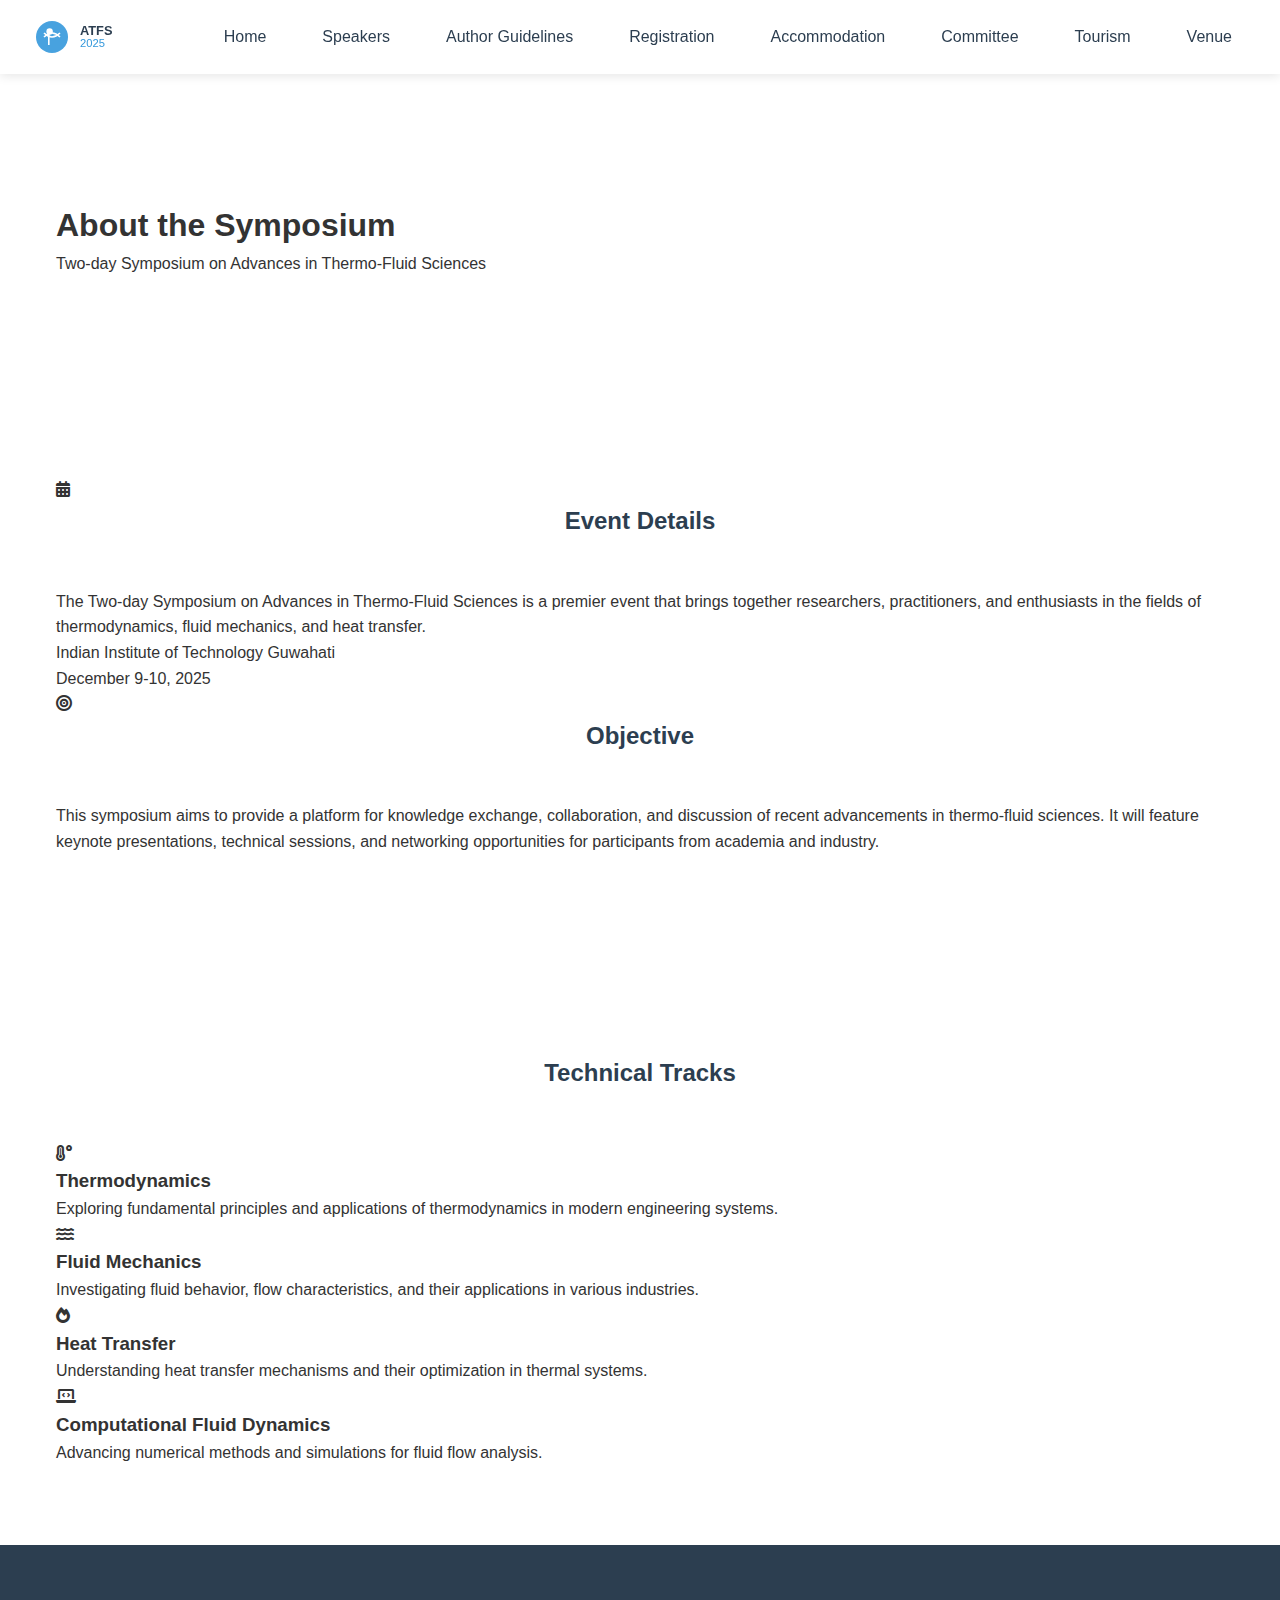
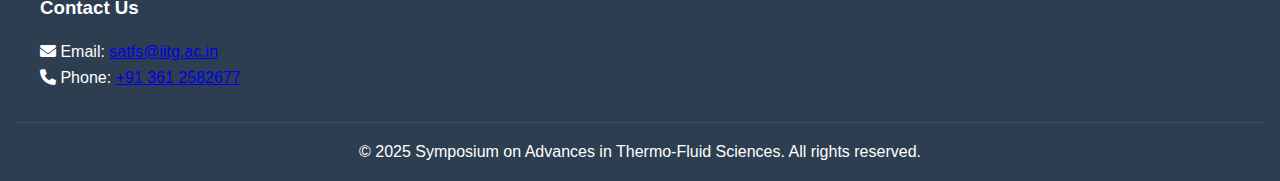
<file: about.html>
<!DOCTYPE html>
<html lang="en">
<head>
    <meta charset="UTF-8">
    <meta name="viewport" content="width=device-width, initial-scale=1.0">
    <title>About Symposium 2025</title>
    <link rel="stylesheet" href="styles.css">
    <link rel="stylesheet" href="https://cdnjs.cloudflare.com/ajax/libs/font-awesome/6.0.0/css/all.min.css">
</head>
<body>
    <div id="navbar-placeholder"></div>

    <!-- About Hero Section -->
    <section class="about-hero">
        <div class="about-hero-content">
            <h1>About the Symposium</h1>
            <p>Two-day Symposium on Advances in Thermo-Fluid Sciences</p>
        </div>
    </section>

    <!-- Symposium Details Section -->
    <section class="mission-vision">
        <div class="container">
            <div class="mission-box">
                <i class="fas fa-calendar-alt"></i>
                <h2>Event Details</h2>
                <p>The Two-day Symposium on Advances in Thermo-Fluid Sciences is a premier event that brings together researchers, practitioners, and enthusiasts in the fields of thermodynamics, fluid mechanics, and heat transfer.</p>
                <div class="event-info">
                    <p>Indian Institute of Technology Guwahati</p>
                    <p>December 9-10, 2025</p>
                </div>
            </div>
            <div class="vision-box">
                <i class="fas fa-bullseye"></i>
                <h2>Objective</h2>
                <p>This symposium aims to provide a platform for knowledge exchange, collaboration, and discussion of recent advancements in thermo-fluid sciences. It will feature keynote presentations, technical sessions, and networking opportunities for participants from academia and industry.</p>
            </div>
        </div>
    </section>

    <!-- Technical Tracks Section -->
    <section class="values">
        <div class="container">
            <h2>Technical Tracks</h2>
            <div class="values-grid">
                <div class="value-card">
                    <i class="fas fa-temperature-high"></i>
                    <h3>Thermodynamics</h3>
                    <p>Exploring fundamental principles and applications of thermodynamics in modern engineering systems.</p>
                </div>
                <div class="value-card">
                    <i class="fas fa-water"></i>
                    <h3>Fluid Mechanics</h3>
                    <p>Investigating fluid behavior, flow characteristics, and their applications in various industries.</p>
                </div>
                <div class="value-card">
                    <i class="fas fa-fire"></i>
                    <h3>Heat Transfer</h3>
                    <p>Understanding heat transfer mechanisms and their optimization in thermal systems.</p>
                </div>
                <div class="value-card">
                    <i class="fas fa-laptop-code"></i>
                    <h3>Computational Fluid Dynamics</h3>
                    <p>Advancing numerical methods and simulations for fluid flow analysis.</p>
                </div>
            </div>
        </div>
    </section>

    <div id="footer-placeholder"></div>

    <script src="script.js"></script>
    <script src="components.js"></script>
</body>
</html>
</file>
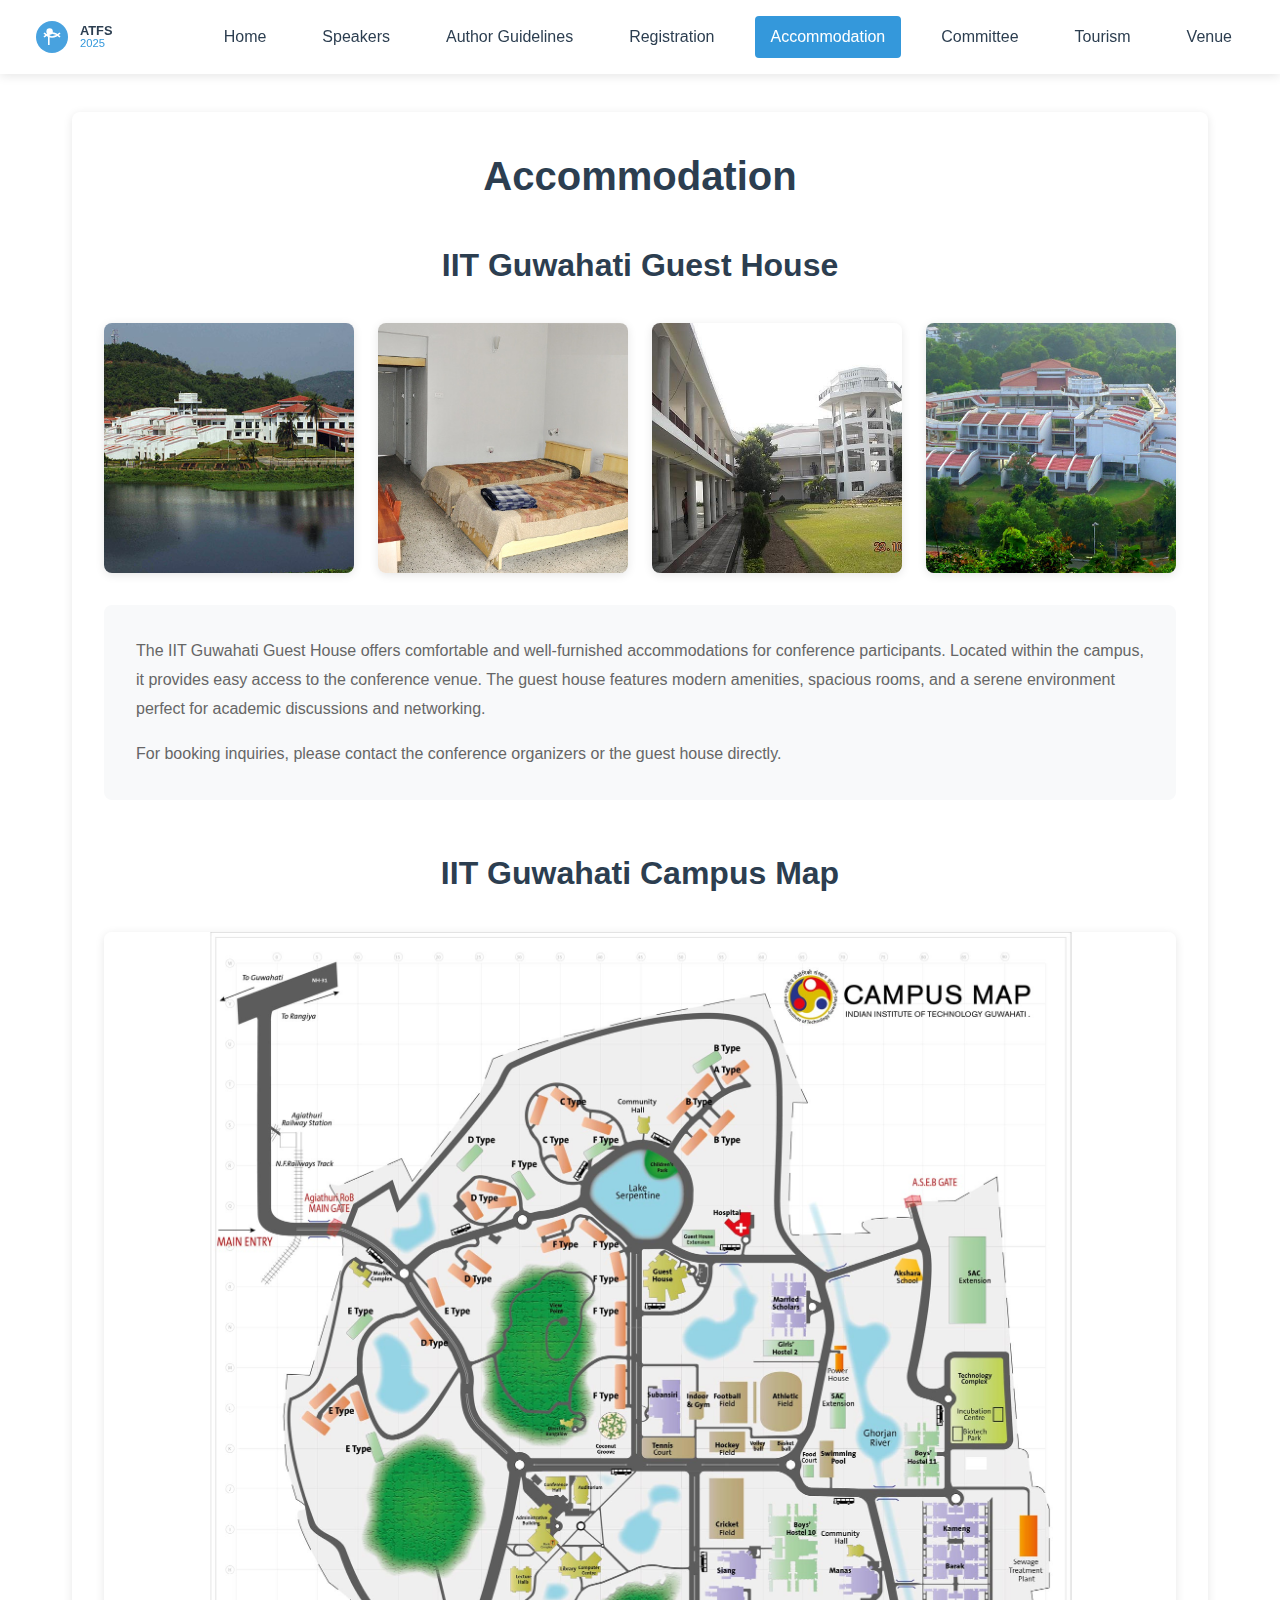
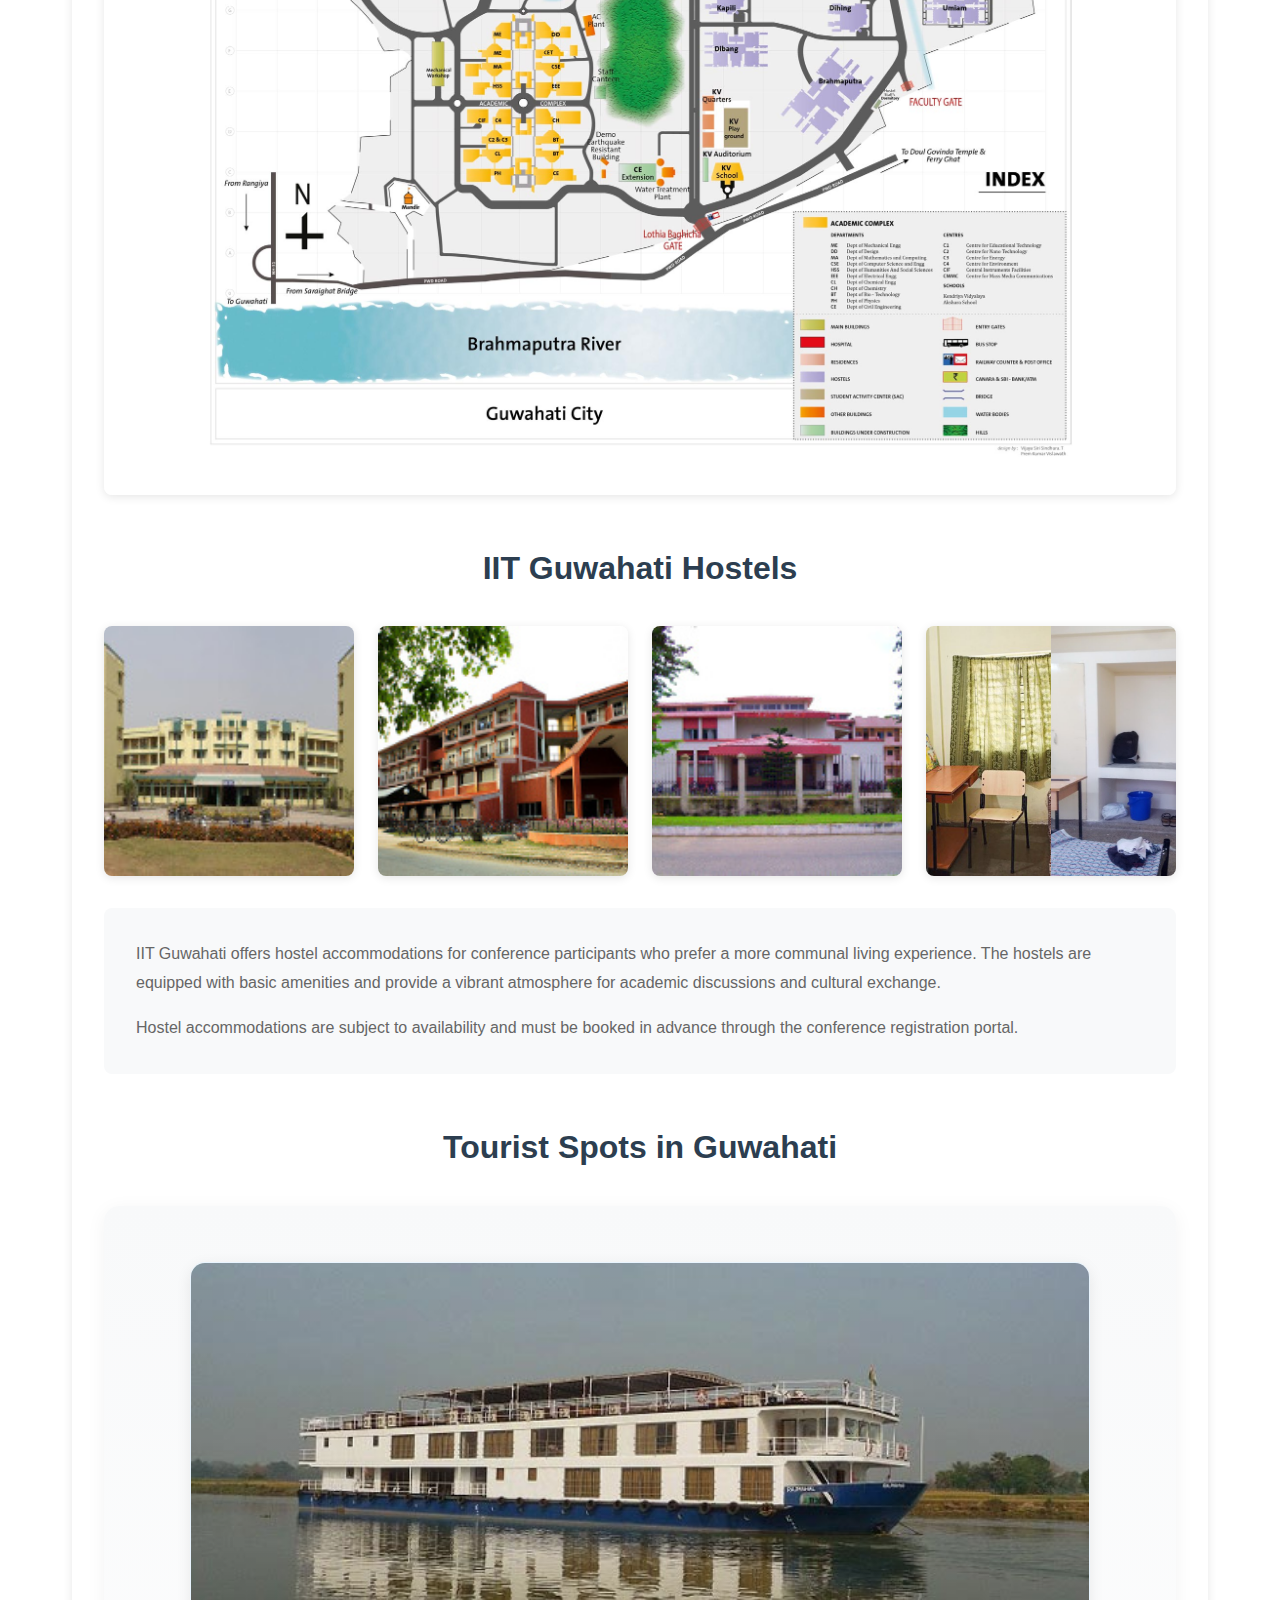
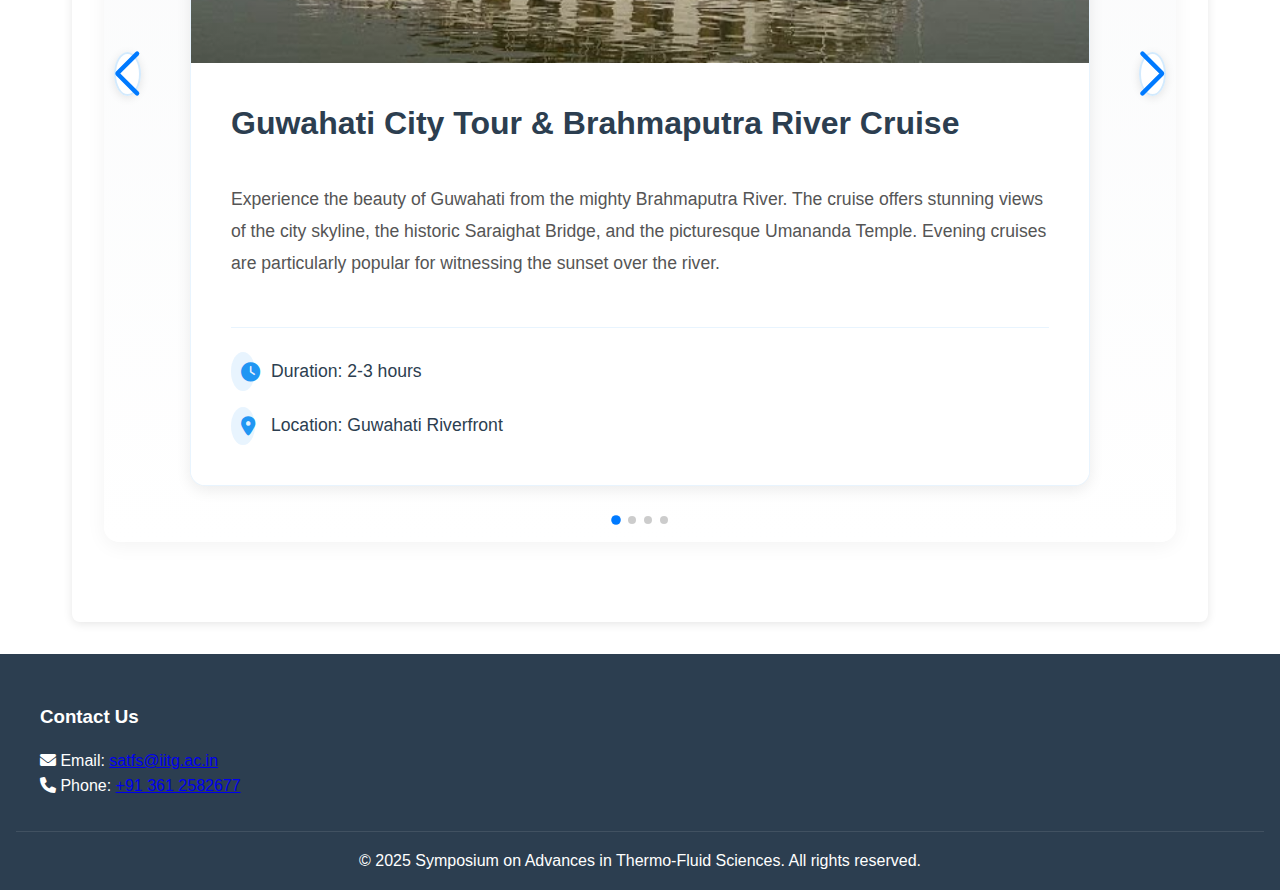
<file: accommodation.html>
<!DOCTYPE html>
<html lang="en">
<head>
    <meta charset="UTF-8">
    <meta name="viewport" content="width=device-width, initial-scale=1.0">
    <title>Accommodation - Conference Center, IIT Guwahati</title>
    <link rel="stylesheet" href="styles.css">
    <link rel="stylesheet" href="https://cdnjs.cloudflare.com/ajax/libs/font-awesome/6.0.0/css/all.min.css">
    <link rel="stylesheet" href="https://cdn.jsdelivr.net/npm/swiper@8/swiper-bundle.min.css">
</head>
<body>
    <div id="navbar-placeholder"></div>

    <main>
        <section class="accommodation-section">
            <div class="accommodation-content">
                <h1>Accommodation</h1>
                
                <!-- Guest House Section -->
                <div class="accommodation-block">
                    <h2>IIT Guwahati Guest House</h2>
                    <div class="image-gallery">
                        <div class="gallery-item">
                            <img src="assets/accommodation/guest-house-1.jpg" alt="IIT Guwahati Guest House Exterior" class="gallery-image">
                        </div>
                        <div class="gallery-item">
                            <img src="assets/accommodation/guest-house-2.jpg" alt="IIT Guwahati Guest House Interior" class="gallery-image">
                        </div>
                        <div class="gallery-item">
                            <img src="assets/accommodation/guest-house-3.jpg" alt="IIT Guwahati Guest House Room" class="gallery-image">
                        </div>
                        <div class="gallery-item">
                            <img src="assets/accommodation/guest-house-4.jpg" alt="IIT Guwahati Guest House Facilities" class="gallery-image">
                        </div>
                    </div>
                    <div class="accommodation-description">
                        <p>The IIT Guwahati Guest House offers comfortable and well-furnished accommodations for conference participants. Located within the campus, it provides easy access to the conference venue. The guest house features modern amenities, spacious rooms, and a serene environment perfect for academic discussions and networking.</p>
                        <p>For booking inquiries, please contact the conference organizers or the guest house directly.</p>
                    </div>
                </div>
                
                <!-- Campus Map Section -->
                <div class="campus-map-block">
                    <h2>IIT Guwahati Campus Map</h2>
                    <div class="campus-map-container">
                        <img src="assets/accommodation/campus-map.jpg" alt="IIT Guwahati Campus Map" class="campus-map-image">
                    </div>
                </div>
                
                <!-- Hostels Section -->
                <div class="accommodation-block">
                    <h2>IIT Guwahati Hostels</h2>
                    <div class="image-gallery">
                        <div class="gallery-item">
                            <img src="assets/accommodation/hostel-1.jpg" alt="IIT Guwahati Hostel Exterior" class="gallery-image">
                        </div>
                        <div class="gallery-item">
                            <img src="assets/accommodation/hostel-2.jpg" alt="IIT Guwahati Hostel Interior" class="gallery-image">
                        </div>
                        <div class="gallery-item">
                            <img src="assets/accommodation/hostel-3.jpg" alt="IIT Guwahati Hostel Room" class="gallery-image">
                        </div>
                        <div class="gallery-item">
                            <img src="assets/accommodation/hostel-4.jpg" alt="IIT Guwahati Hostel Facilities" class="gallery-image">
                        </div>
                    </div>
                    <div class="accommodation-description">
                        <p>IIT Guwahati offers hostel accommodations for conference participants who prefer a more communal living experience. The hostels are equipped with basic amenities and provide a vibrant atmosphere for academic discussions and cultural exchange.</p>
                        <p>Hostel accommodations are subject to availability and must be booked in advance through the conference registration portal.</p>
                    </div>
                </div>
                
                <!-- Tourist Spots Section -->
                <div class="tourist-spots-block">
                    <h2>Tourist Spots in Guwahati</h2>
                    <div class="swiper-container">
                        <div class="swiper-wrapper">
                            <!-- Slide 1: Guwahati City Tour & Brahmaputra River Cruise -->
                            <div class="swiper-slide">
                                <div class="tourist-spot-card">
                                    <div class="tourist-spot-image">
                                        <img src="assets/accommodation/brahmaputra-cruise.jpg" alt="Brahmaputra River Cruise">
                                    </div>
                                    <div class="tourist-spot-content">
                                        <h3>Guwahati City Tour & Brahmaputra River Cruise</h3>
                                        <p>Experience the beauty of Guwahati from the mighty Brahmaputra River. The cruise offers stunning views of the city skyline, the historic Saraighat Bridge, and the picturesque Umananda Temple. Evening cruises are particularly popular for witnessing the sunset over the river.</p>
                                        <div class="tourist-spot-details">
                                            <p><i class="fas fa-clock"></i> Duration: 2-3 hours</p>
                                            <p><i class="fas fa-map-marker-alt"></i> Location: Guwahati Riverfront</p>
                                        </div>
                                    </div>
                                </div>
                            </div>
                            
                            <!-- Slide 2: Pobitora National Park -->
                            <div class="swiper-slide">
                                <div class="tourist-spot-card">
                                    <div class="tourist-spot-image">
                                        <img src="assets/accommodation/pobitora.jpg" alt="Pobitora National Park">
                                    </div>
                                    <div class="tourist-spot-content">
                                        <h3>Pobitora National Park</h3>
                                        <p>Known as the "Mini Kaziranga," Pobitora National Park is home to the highest density of one-horned rhinoceros in the world. The park offers elephant and jeep safaris, allowing visitors to observe rhinos, wild buffaloes, and various bird species in their natural habitat.</p>
                                        <div class="tourist-spot-details">
                                            <p><i class="fas fa-clock"></i> Duration: Full day trip</p>
                                            <p><i class="fas fa-map-marker-alt"></i> Location: 50 km from Guwahati</p>
                                        </div>
                                    </div>
                                </div>
                            </div>
                            
                            <!-- Slide 3: Kamakhya Temple -->
                            <div class="swiper-slide">
                                <div class="tourist-spot-card">
                                    <div class="tourist-spot-image">
                                        <img src="assets/accommodation/kamakhya.jpg" alt="Kamakhya Temple">
                                    </div>
                                    <div class="tourist-spot-content">
                                        <h3>Kamakhya Temple</h3>
                                        <p>One of the most important Shakti temples in India, the Kamakhya Temple is dedicated to the goddess Kamakhya. The temple complex, located on the Nilachal Hill, offers panoramic views of Guwahati and the Brahmaputra River. The annual Ambubachi Mela attracts thousands of devotees.</p>
                                        <div class="tourist-spot-details">
                                            <p><i class="fas fa-clock"></i> Duration: 2-3 hours</p>
                                            <p><i class="fas fa-map-marker-alt"></i> Location: Nilachal Hill, Guwahati</p>
                                        </div>
                                    </div>
                                </div>
                            </div>
                            
                            <!-- Slide 4: Umananda Temple -->
                            <div class="swiper-slide">
                                <div class="tourist-spot-card">
                                    <div class="tourist-spot-image">
                                        <img src="assets/accommodation/umananda.jpg" alt="Umananda Temple">
                                    </div>
                                    <div class="tourist-spot-content">
                                        <h3>Umananda Temple</h3>
                                        <p>Located on the Peacock Island in the middle of the Brahmaputra River, the Umananda Temple is dedicated to Lord Shiva. The temple is known for its unique architecture and the golden langurs that inhabit the island. A ferry ride to the island offers a peaceful escape from the city.</p>
                                        <div class="tourist-spot-details">
                                            <p><i class="fas fa-clock"></i> Duration: 1-2 hours</p>
                                            <p><i class="fas fa-map-marker-alt"></i> Location: Peacock Island, Brahmaputra River</p>
                                        </div>
                                    </div>
                                </div>
                            </div>
                        </div>
                        <!-- Add Navigation -->
                        <div class="swiper-button-next"></div>
                        <div class="swiper-button-prev"></div>
                        <!-- Add Pagination -->
                        <div class="swiper-pagination"></div>
                    </div>
                </div>
            </div>
        </section>
    </main>

    <div id="footer-placeholder"></div>

    <script src="script.js"></script>
    <script src="components.js"></script>
    <script src="https://cdn.jsdelivr.net/npm/swiper@8/swiper-bundle.min.js"></script>
    <script>
        // Initialize Swiper
        document.addEventListener('DOMContentLoaded', function() {
            const swiper = new Swiper('.swiper-container', {
                // Optional parameters
                loop: true,
                slidesPerView: 1,
                spaceBetween: 30,
                centeredSlides: true,
                autoplay: {
                    delay: 5000,
                    disableOnInteraction: false,
                },
                
                // Navigation arrows
                navigation: {
                    nextEl: '.swiper-button-next',
                    prevEl: '.swiper-button-prev',
                },
                
                // Pagination
                pagination: {
                    el: '.swiper-pagination',
                    clickable: true,
                },
                
                // Responsive breakpoints
                breakpoints: {
                    // when window width is >= 768px
                    768: {
                        slidesPerView: 1,
                    },
                    // when window width is >= 1024px
                    1024: {
                        slidesPerView: 1,
                    }
                }
            });
        });
    </script>
</body>
</html>
</file>
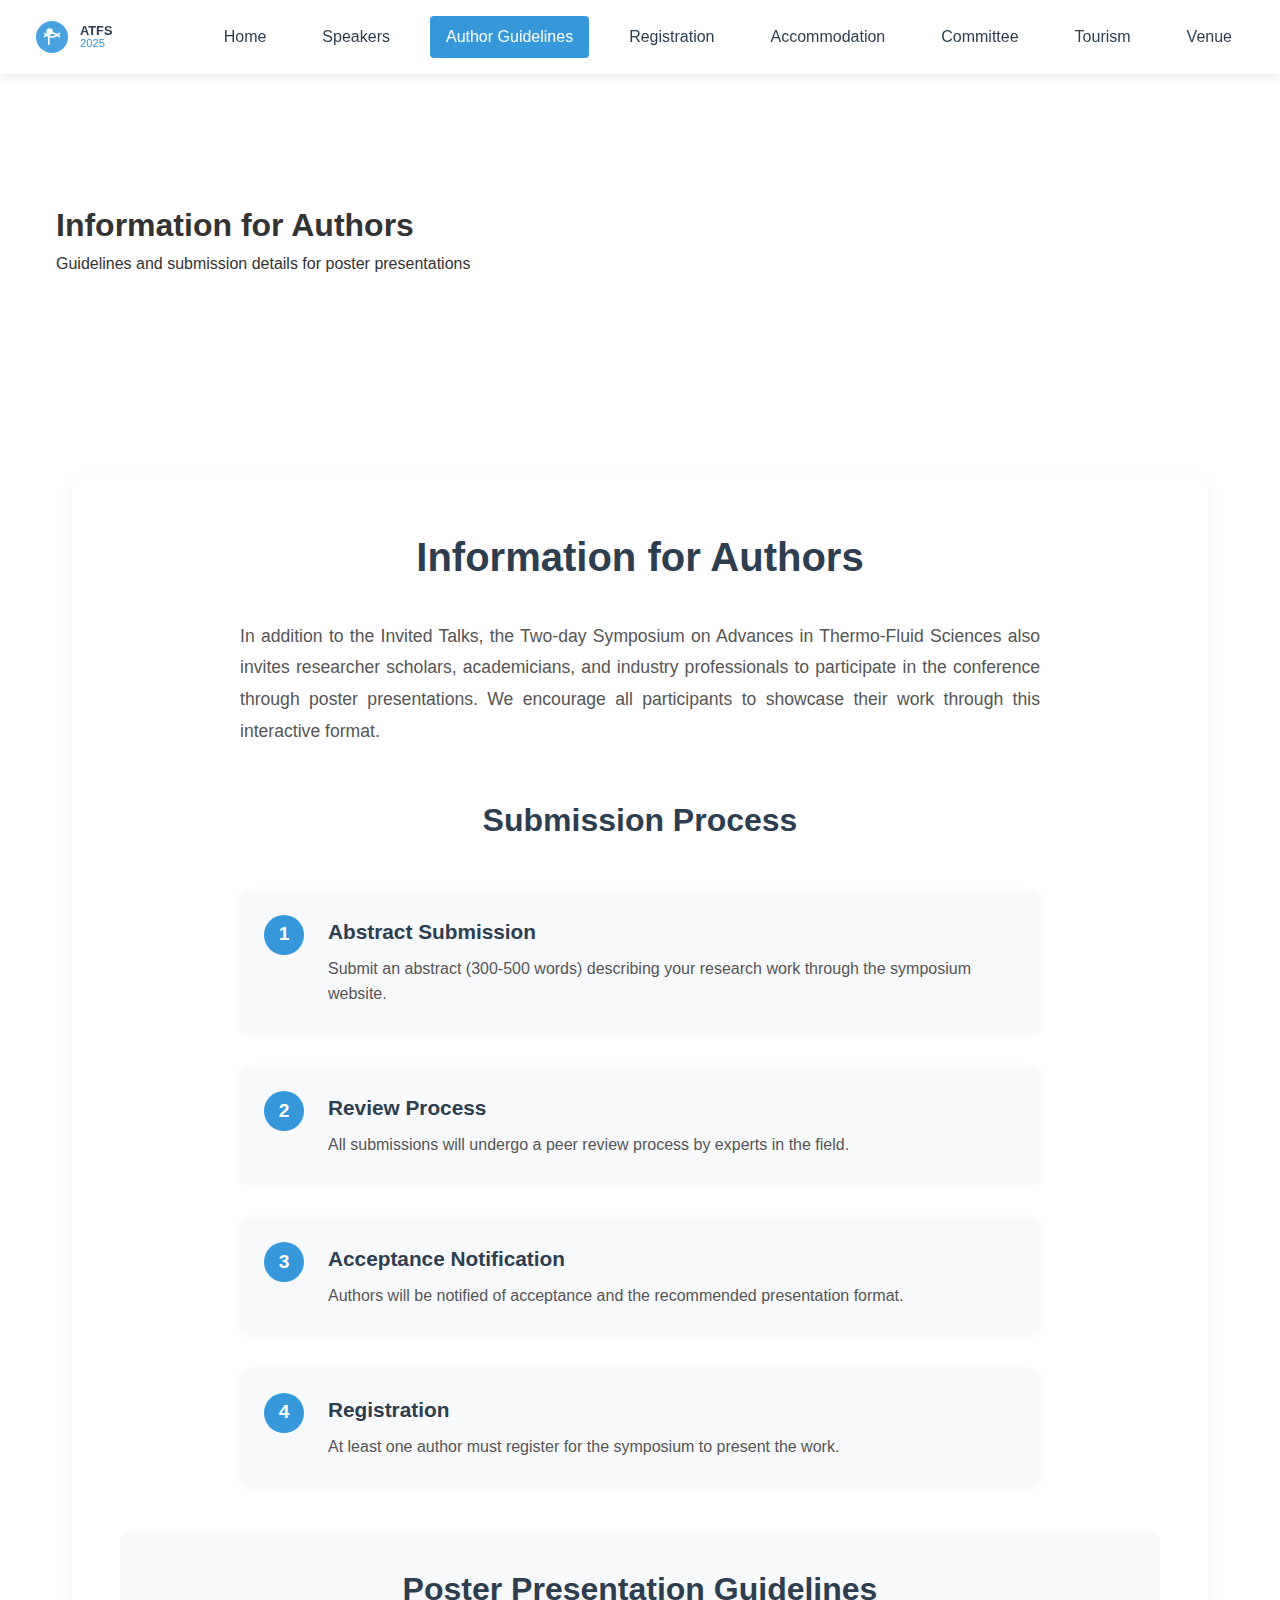
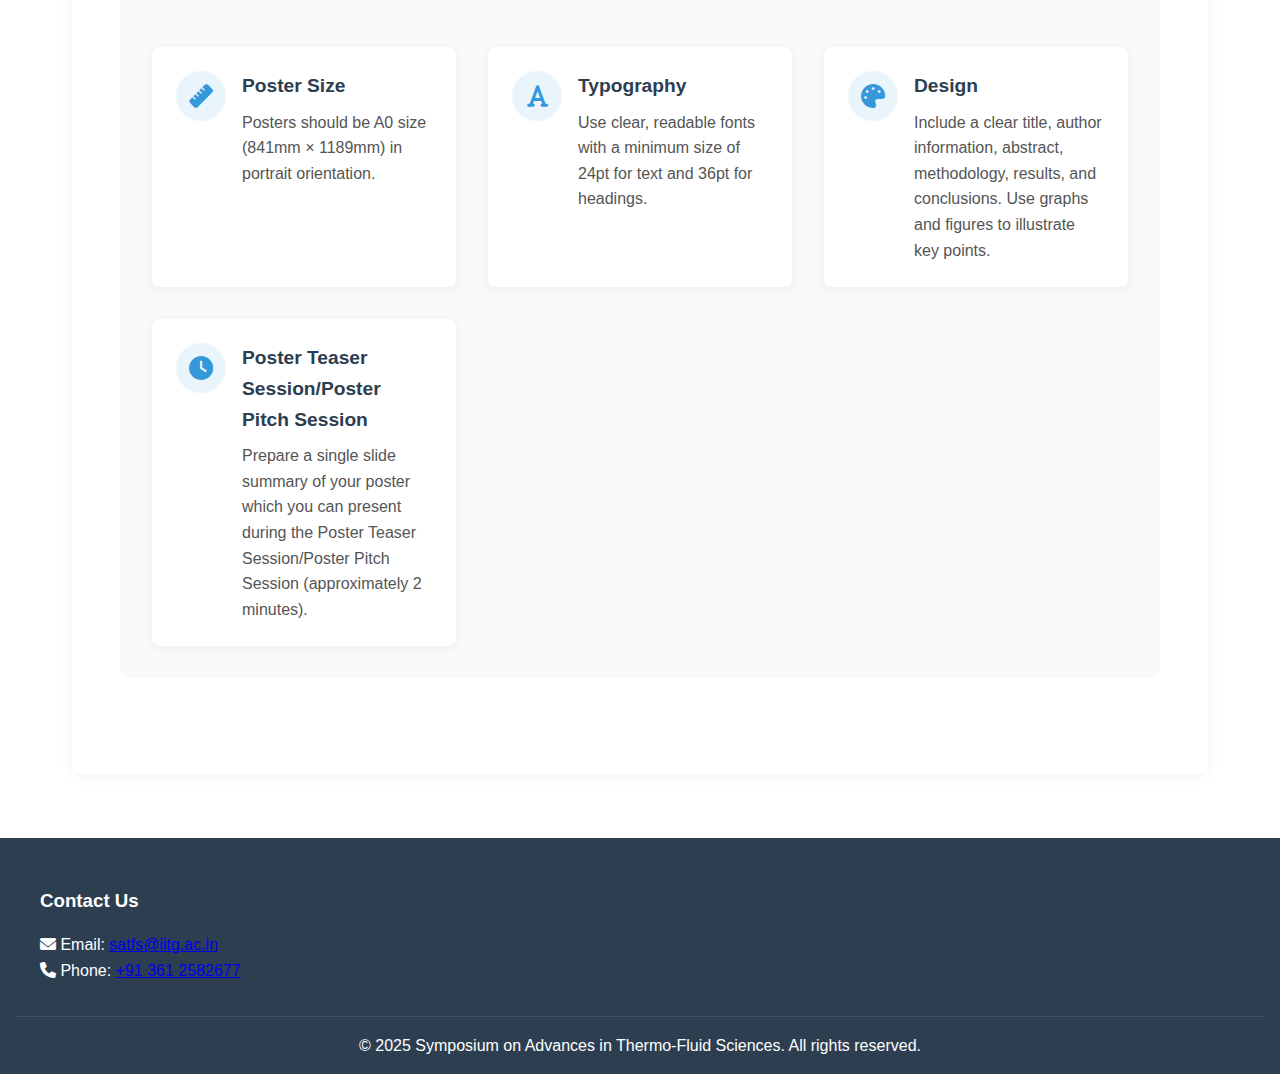
<file: authors.html>
<!DOCTYPE html>
<html lang="en">
  <head>
    <meta charset="UTF-8" />
    <meta name="viewport" content="width=device-width, initial-scale=1.0" />
    <title>Information for Authors - ATFS 2025</title>
    <link rel="stylesheet" href="styles.css" />
    <link
      rel="stylesheet"
      href="https://cdnjs.cloudflare.com/ajax/libs/font-awesome/6.0.0/css/all.min.css"
    />
  </head>  <body>
    <div id="navbar-placeholder"></div>

    <section class="page-hero authors-hero">
      <div class="container">
        <h1>Information for Authors</h1>
        <p>Guidelines and submission details for poster presentations</p>
      </div>
    </section>

    <main class="authors-section">
      <div class="authors-content">
        <h1>Information for Authors</h1>
        <div class="authors-intro">
          <p>
            In addition to the Invited Talks, the Two-day Symposium on Advances
            in Thermo-Fluid Sciences also invites researcher scholars,
            academicians, and industry professionals to participate in the
            conference through poster presentations. We encourage all
            participants to showcase their work through this interactive format.
          </p>
        </div>
        <div class="submission-process" style="margin-top: 30px">
          <h2>Submission Process</h2>
          <div class="process-steps">
            <div class="step" style="margin-top: 12px">
              <div class="step-number">1</div>
              <div class="step-content">
                <h3>Abstract Submission</h3>
                <p>
                  Submit an abstract (300-500 words) describing your research
                  work through the symposium website.
                </p>
              </div>
            </div>
            <div class="step" style="margin-top: 12px">
              <div class="step-number">2</div>
              <div class="step-content">
                <h3>Review Process</h3>
                <p>
                  All submissions will undergo a peer review process by experts
                  in the field.
                </p>
              </div>
            </div>
            <div class="step" style="margin-top: 12px">
              <div class="step-number">3</div>
              <div class="step-content">
                <h3>Acceptance Notification</h3>
                <p>
                  Authors will be notified of acceptance and the recommended
                  presentation format.
                </p>
              </div>
            </div>
            <div class="step" style="margin-top: 12px">
              <div class="step-number">4</div>
              <div class="step-content">
                <h3>Registration</h3>
                <p>
                  At least one author must register for the symposium to present
                  the work.
                </p>
              </div>
            </div>
          </div>
        </div>

        <div class="poster-guidelines" style="margin-top: 30px">
          <h2>Poster Presentation Guidelines</h2>
          <div class="guidelines-content">
            <div class="guideline-item">
              <i class="fas fa-ruler"></i>
              <div class="guideline-text">
                <h3>Poster Size</h3>
                <p>
                  Posters should be A0 size (841mm × 1189mm) in portrait
                  orientation.
                </p>
              </div>
            </div>
            <div class="guideline-item">
              <i class="fas fa-font"></i>
              <div class="guideline-text">
                <h3>Typography</h3>
                <p>
                  Use clear, readable fonts with a minimum size of 24pt for text
                  and 36pt for headings.
                </p>
              </div>
            </div>
            <div class="guideline-item">
              <i class="fas fa-palette"></i>
              <div class="guideline-text">
                <h3>Design</h3>
                <p>
                  Include a clear title, author information, abstract,
                  methodology, results, and conclusions. Use graphs and figures
                  to illustrate key points.
                </p>
              </div>
            </div>
            <div class="guideline-item">
              <i class="fas fa-clock"></i>
              <div class="guideline-text">
                <h3>Poster Teaser Session/Poster Pitch Session</h3>
                <p>
                  Prepare a single slide summary of your poster which you can
                  present during the Poster Teaser Session/Poster Pitch Session
                  (approximately 2 minutes).
                </p>
              </div>
            </div>
          </div>
        </div>
      </div>
    </main>

    <div id="footer-placeholder"></div>

    <!-- Load components.js -->
    <script src="components.js"></script>
  </body>
</html>
</file>
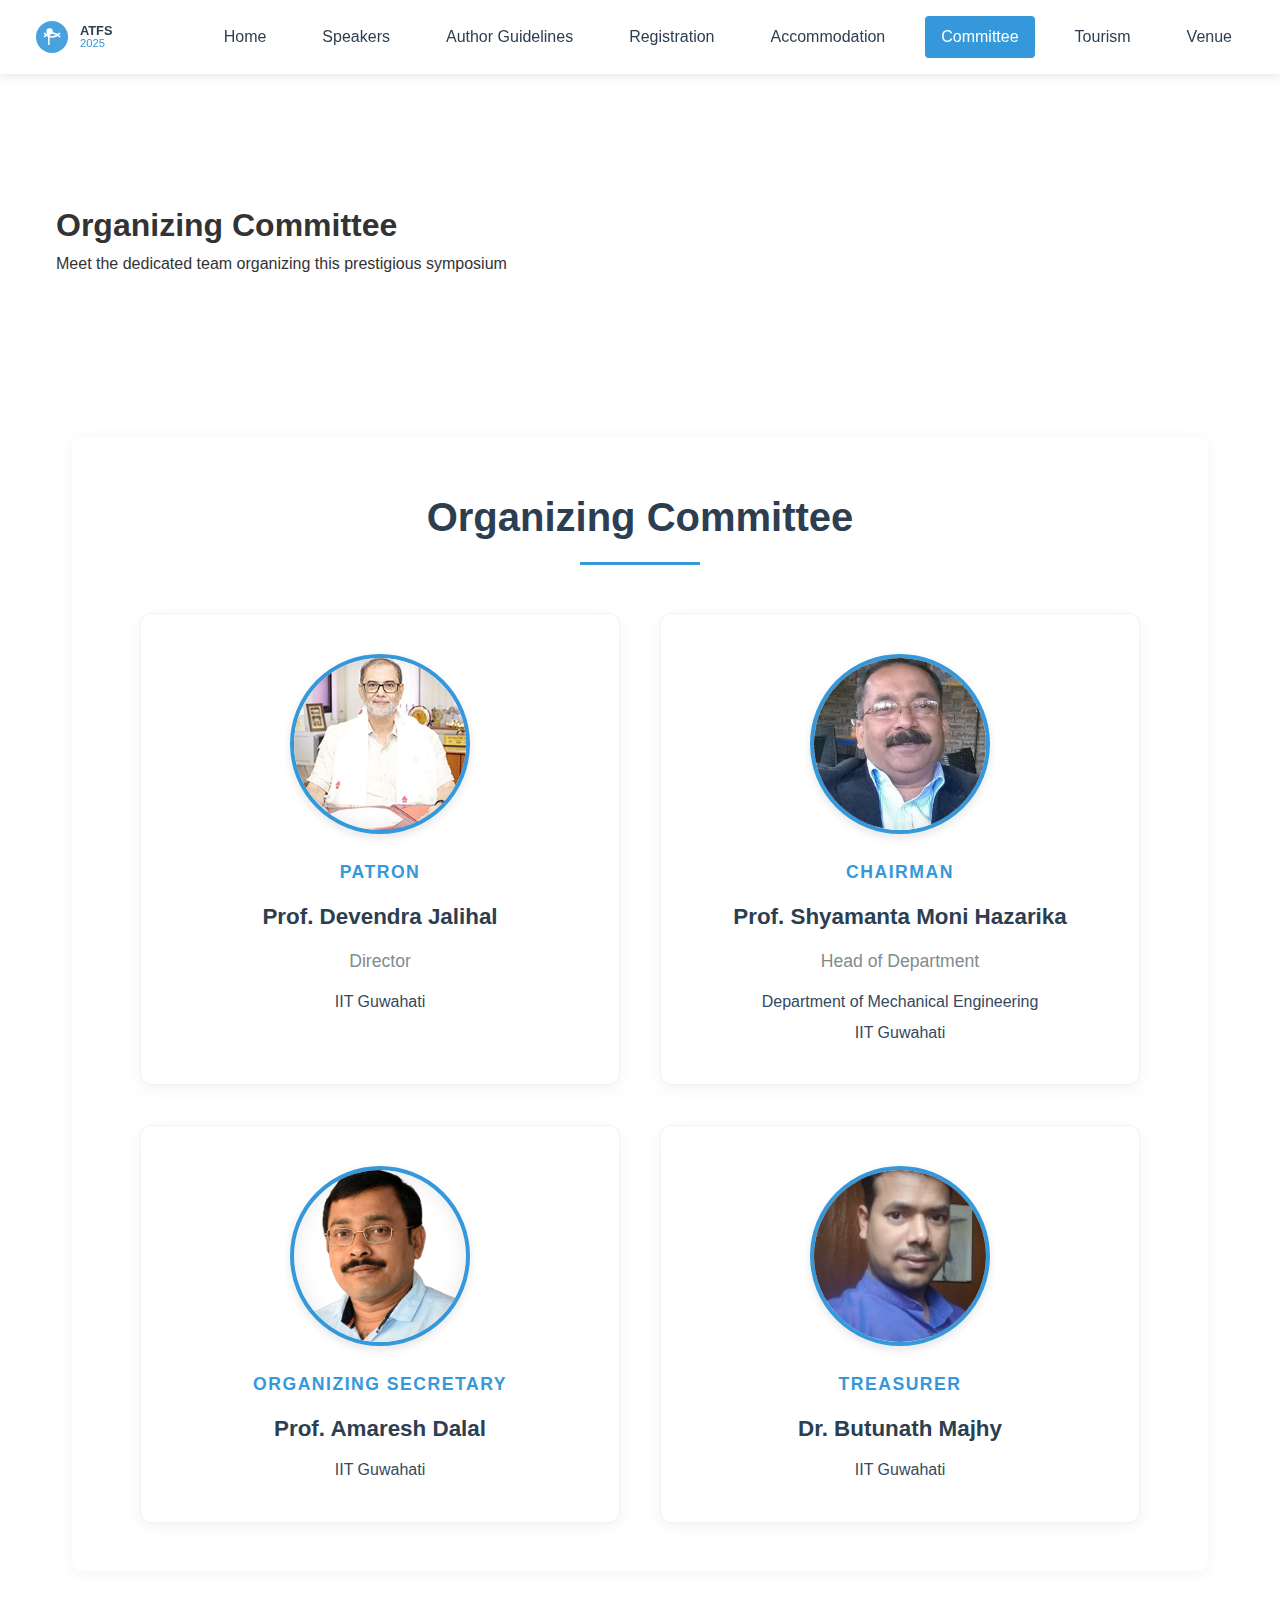
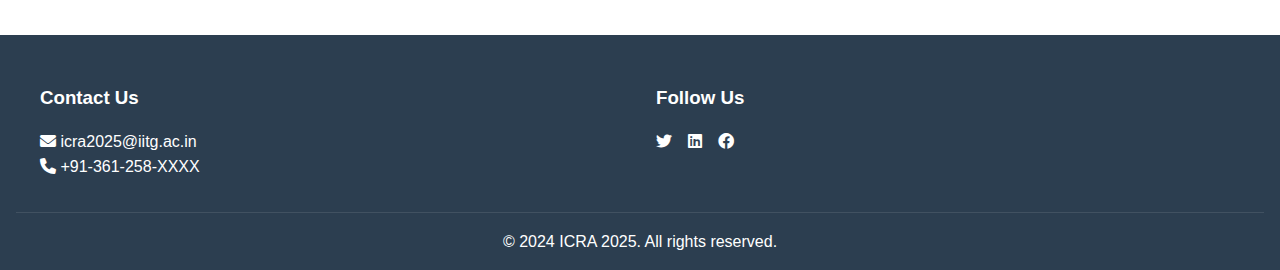
<file: committee.html>
<!DOCTYPE html>
<html lang="en">
<head>
    <meta charset="UTF-8">
    <meta name="viewport" content="width=device-width, initial-scale=1.0">
    <title>Committee - ATFS 2025</title>
    <link rel="stylesheet" href="styles.css">
    <link rel="stylesheet" href="https://cdnjs.cloudflare.com/ajax/libs/font-awesome/6.0.0/css/all.min.css">
</head>
<body>    <div id="navbar-placeholder"></div>

    <section class="page-hero committee-hero">
        <div class="container">
            <h1>Organizing Committee</h1>
            <p>Meet the dedicated team organizing this prestigious symposium</p>
        </div>
    </section>

    <main class="committee-section">
        <div class="committee-content">
            <h1>Organizing Committee</h1>
            
            <div class="committee-grid">
                <div class="committee-member patron">
                    <div class="member-image">
                        <img src="assets/committee/devendra-jalihal.jpg" alt="Prof. Devendra Jalihal">
                    </div>
                    <div class="member-info">
                        <h2>Patron</h2>
                        <h3>Prof. Devendra Jalihal</h3>
                        <p class="designation">Director</p>
                        <p class="institution">IIT Guwahati</p>
                    </div>
                </div>

                <div class="committee-member chairman">
                    <div class="member-image">
                        <img src="assets/committee/shyamanta-hazarika.jpg" alt="Prof. Shyamanta Moni Hazarika">
                    </div>
                    <div class="member-info">
                        <h2>Chairman</h2>
                        <h3>Prof. Shyamanta Moni Hazarika</h3>
                        <p class="designation">Head of Department</p>
                        <p class="institution">Department of Mechanical Engineering</p>
                        <p class="institution">IIT Guwahati</p>
                    </div>
                </div>

                <div class="committee-member secretary">
                    <div class="member-image">
                        <img src="assets/committee/amaresh-dalal.jpg" alt="Prof. Amaresh Dalal">
                    </div>
                    <div class="member-info">
                        <h2>Organizing Secretary</h2>
                        <h3>Prof. Amaresh Dalal</h3>
                        <p class="institution">IIT Guwahati</p>
                    </div>
                </div>

                <div class="committee-member treasurer">
                    <div class="member-image">
                        <img src="assets/committee/butunath-majhy.jpg" alt="Dr. Butunath Majhy">
                    </div>
                    <div class="member-info">
                        <h2>Treasurer</h2>
                        <h3>Dr. Butunath Majhy</h3>
                        <p class="institution">IIT Guwahati</p>
                    </div>
                </div>
            </div>
        </div>
    </main>

    <footer>
        <div class="footer-content">
            <div class="footer-section">
                <h3>Contact Us</h3>
                <p><i class="fas fa-envelope"></i> icra2025@iitg.ac.in</p>
                <p><i class="fas fa-phone"></i> +91-361-258-XXXX</p>
            </div>
            <div class="footer-section">
                <h3>Follow Us</h3>
                <div class="social-links">
                    <a href="#"><i class="fab fa-twitter"></i></a>
                    <a href="#"><i class="fab fa-linkedin"></i></a>
                    <a href="#"><i class="fab fa-facebook"></i></a>
                </div>
            </div>
        </div>
        <div class="footer-bottom">
            <p>&copy; 2024 ICRA 2025. All rights reserved.</p>
        </div>
    </footer>

    <script src="script.js"></script>
    <!-- Load components.js -->
    <script src="components.js"></script>
</body>
</html>
</file>
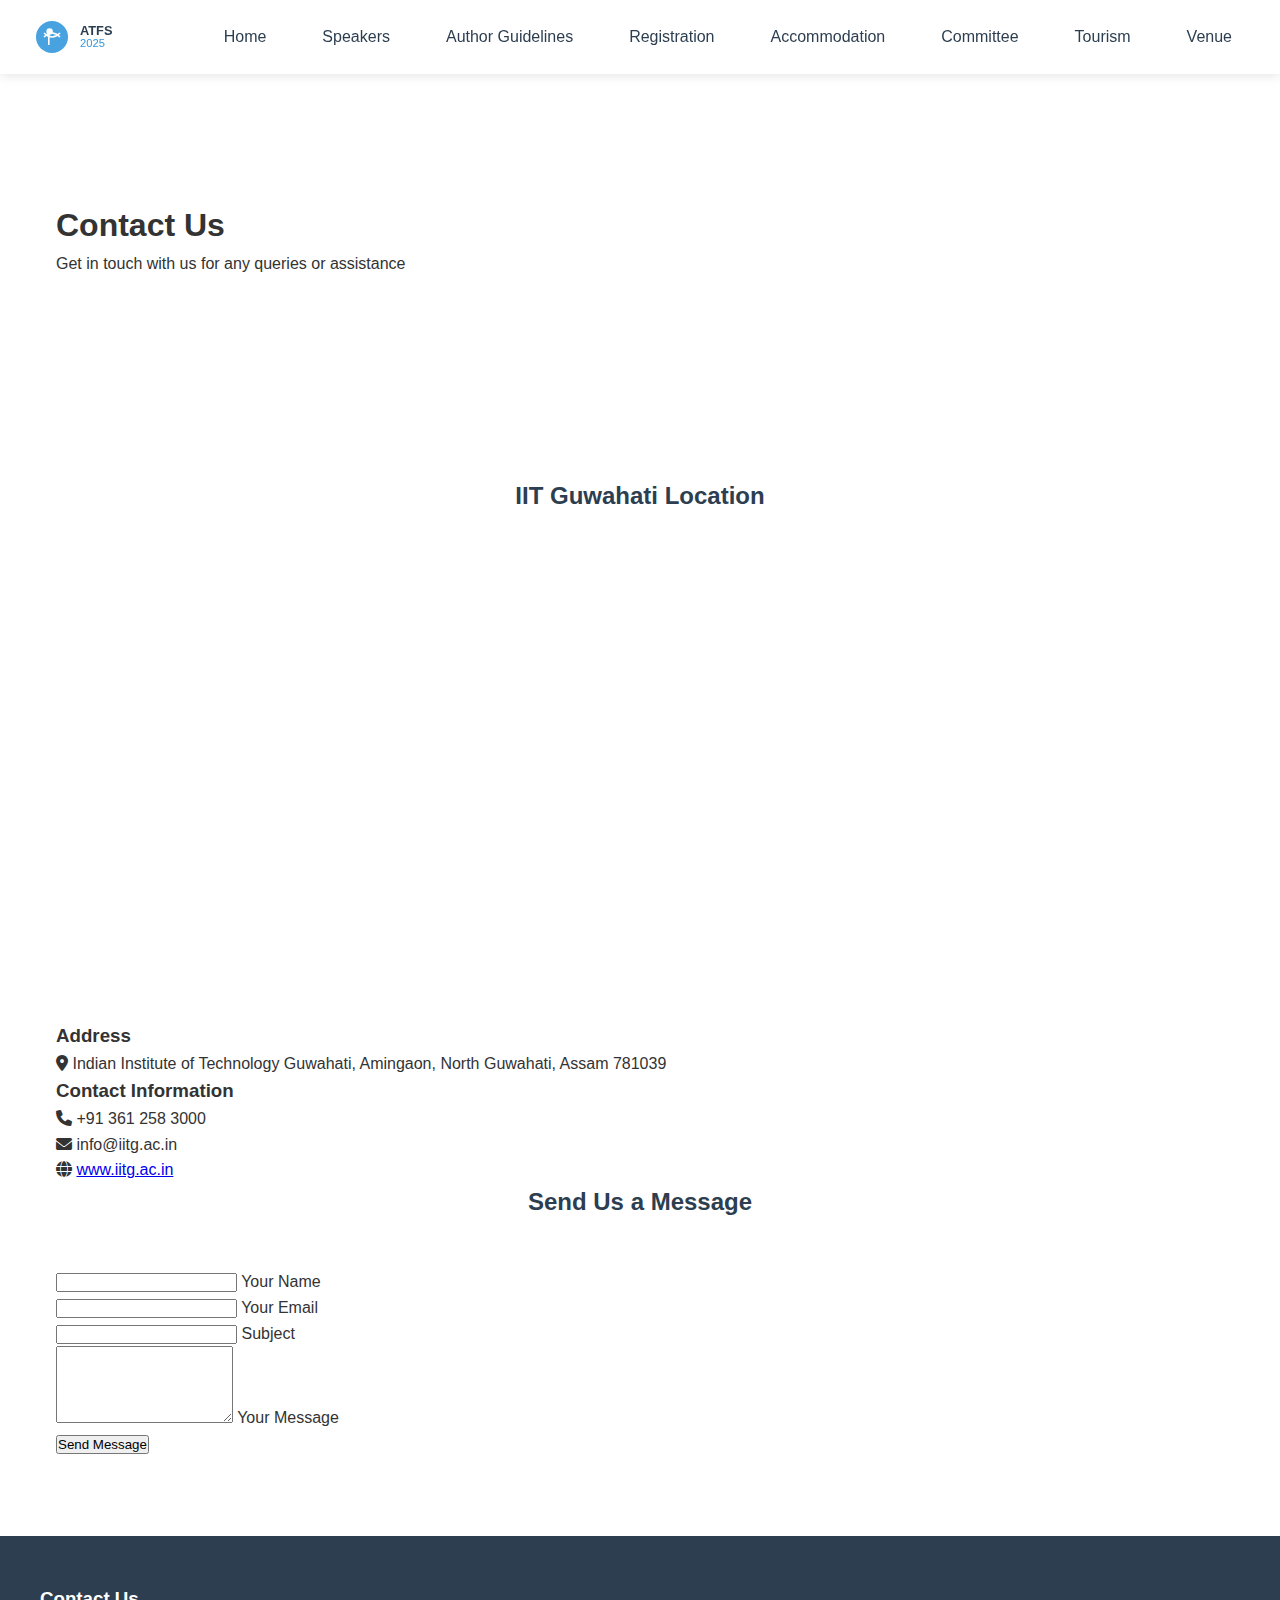
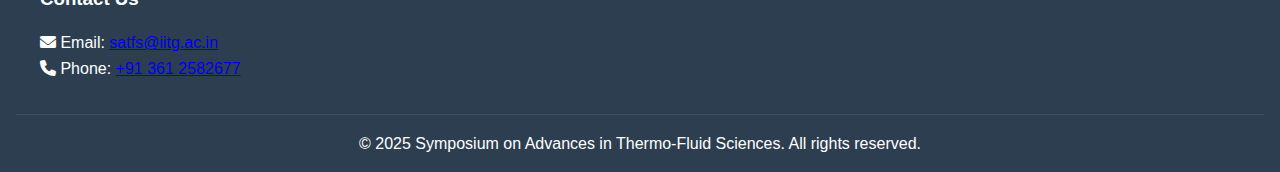
<file: contact.html>
<!DOCTYPE html>
<html lang="en">
<head>
    <meta charset="UTF-8">
    <meta name="viewport" content="width=device-width, initial-scale=1.0">
    <title>Contact Us - Webinar Website</title>
    <link rel="stylesheet" href="styles.css">
    <link rel="stylesheet" href="https://cdnjs.cloudflare.com/ajax/libs/font-awesome/6.0.0/css/all.min.css">
</head>
<body>
    <div id="navbar-placeholder"></div>

    <main>
        <section class="contact-hero">
            <div class="container">
                <h1>Contact Us</h1>
                <p>Get in touch with us for any queries or assistance</p>
            </div>
        </section>

        <section class="contact-section">
            <div class="container">
                <div class="contact-grid">
                    <div class="map-container">
                        <h2>IIT Guwahati Location</h2>
                        <div class="map">
                            <iframe 
                                src="https://www.google.com/maps/embed?pb=!1m18!1m12!1m3!1d114564.28644406906!2d91.54267139726558!3d26.192320500000005!2m3!1f0!2f0!3f0!3m2!1i1024!2i768!4f13.1!3m3!1m2!1s0x375a5b6bf26969f1%3A0xc752809363b33443!2sIndian%20Institute%20of%20Technology%20Guwahati!5e0!3m2!1sen!2sin!4v1744662857956!5m2!1sen!2sin" 
                                width="100%" 
                                height="450" 
                                style="border:0;" 
                                allowfullscreen="" 
                                loading="lazy">
                            </iframe>
                        </div>
                        <div class="address-info">
                            <h3>Address</h3>
                            <p><i class="fas fa-map-marker-alt"></i> Indian Institute of Technology Guwahati, Amingaon, North Guwahati, Assam 781039</p>
                            <h3>Contact Information</h3>
                            <p><i class="fas fa-phone"></i> +91 361 258 3000</p>
                            <p><i class="fas fa-envelope"></i> info@iitg.ac.in</p>
                            <p><i class="fas fa-globe"></i> <a href="https://www.iitg.ac.in" target="_blank">www.iitg.ac.in</a></p>
                        </div>
                    </div>
                    <div class="contact-form-container">
                        <h2>Send Us a Message</h2>
                        <form class="contact-form">
                            <div class="form-group">
                                <input type="text" id="name" required>
                                <label for="name">Your Name</label>
                                <span class="focus-border"></span>
                            </div>
                            <div class="form-group">
                                <input type="email" id="email" required>
                                <label for="email">Your Email</label>
                                <span class="focus-border"></span>
                            </div>
                            <div class="form-group">
                                <input type="text" id="subject" required>
                                <label for="subject">Subject</label>
                                <span class="focus-border"></span>
                            </div>
                            <div class="form-group">
                                <textarea id="message" rows="5" required></textarea>
                                <label for="message">Your Message</label>
                                <span class="focus-border"></span>
                            </div>
                            <button type="submit" class="submit-btn">Send Message</button>
                        </form>
                    </div>
                </div>
            </div>
        </section>
    </main>

    <div id="footer-placeholder"></div>

    <script src="components.js"></script>
</body>
</html>
</file>
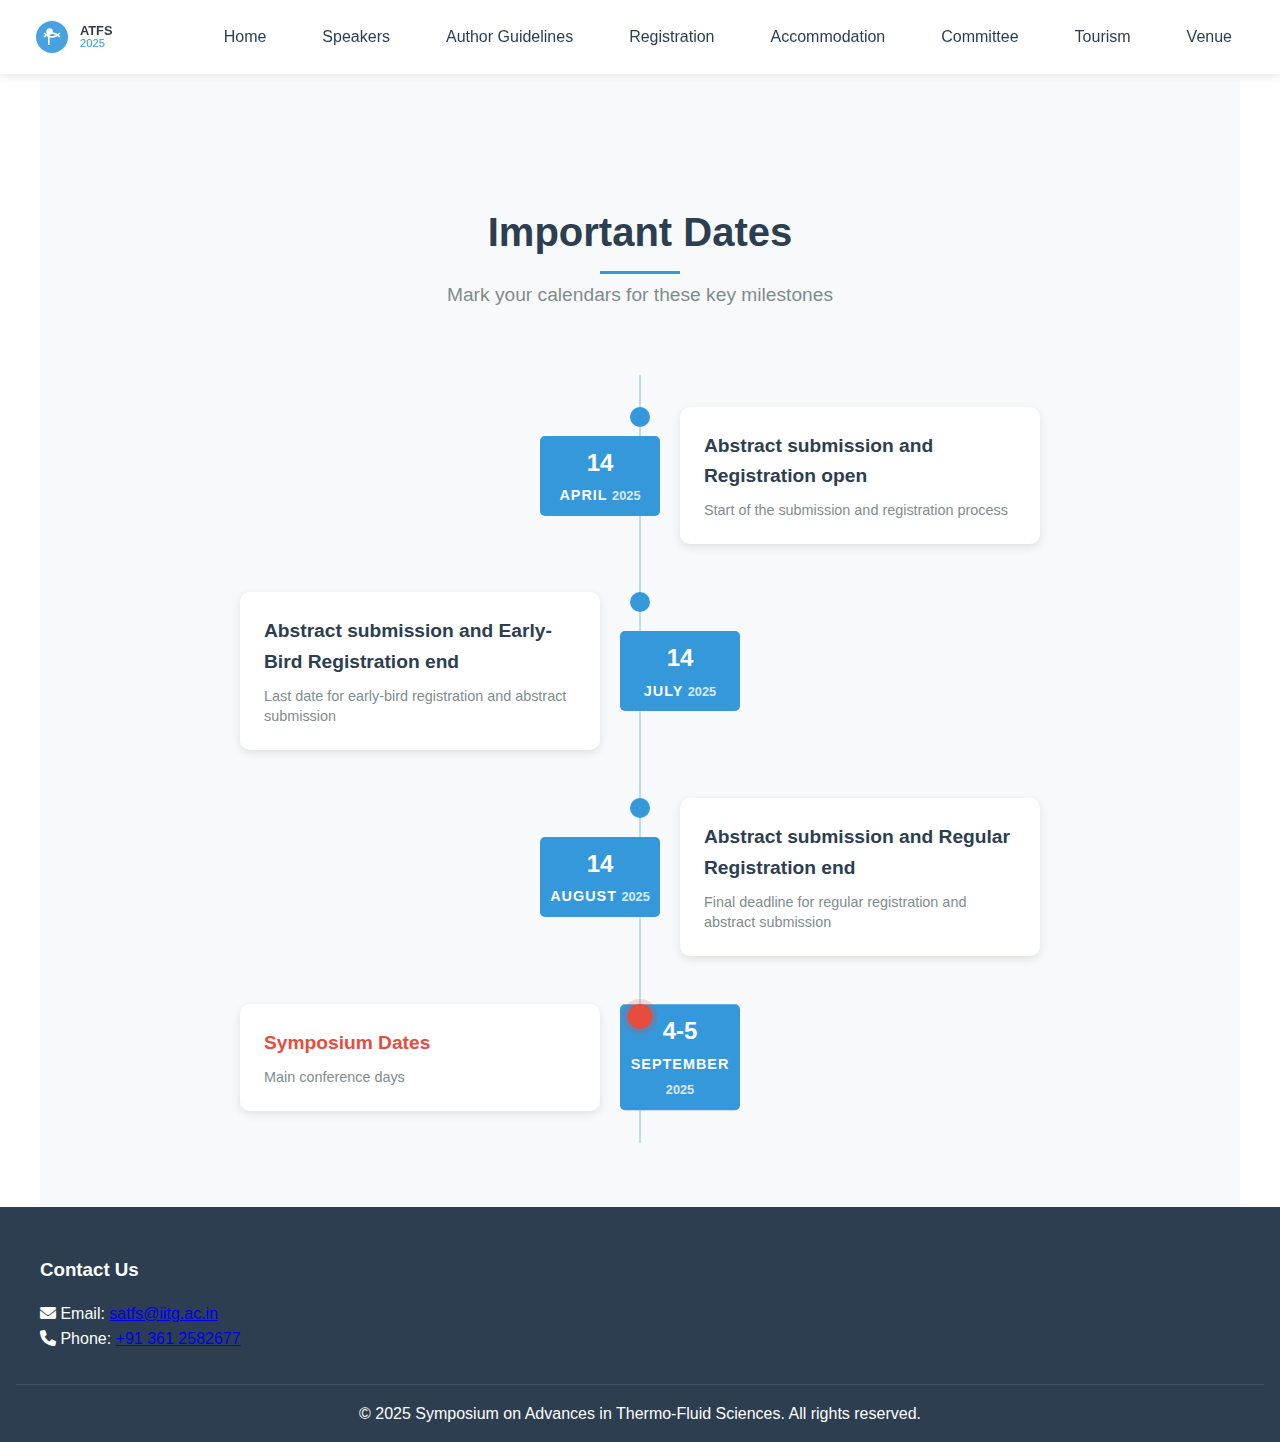
<file: dates.html>
<!DOCTYPE html>
<html lang="en">
<head>
    <meta charset="UTF-8">
    <meta name="viewport" content="width=device-width, initial-scale=1.0">
    <title>Important Dates - Symposium 2025</title>
    <link rel="stylesheet" href="styles.css">
    <link rel="stylesheet" href="https://cdnjs.cloudflare.com/ajax/libs/font-awesome/6.0.0/css/all.min.css">
</head>
<body>
    <div id="navbar-placeholder"></div>

    <main>
        <section class="dates-section">
            <div class="section-header">
                <h1>Important Dates</h1>
                <p class="subtitle">Mark your calendars for these key milestones</p>
            </div>
            
            <div class="timeline">
                <div class="timeline-item">
                    <div class="timeline-content">
                        <div class="date">
                            <span class="day">14</span>
                            <span class="month">April</span>
                            <span class="year">2025</span>
                        </div>
                        <div class="event">
                            <h3>Abstract submission and Registration open</h3>
                            <p>Start of the submission and registration process</p>
                        </div>
                    </div>
                </div>

                <div class="timeline-item">
                    <div class="timeline-content">
                        <div class="date">
                            <span class="day">14</span>
                            <span class="month">July</span>
                            <span class="year">2025</span>
                        </div>
                        <div class="event">
                            <h3>Abstract submission and Early-Bird Registration end</h3>
                            <p>Last date for early-bird registration and abstract submission</p>
                        </div>
                    </div>
                </div>

                <div class="timeline-item">
                    <div class="timeline-content">
                        <div class="date">
                            <span class="day">14</span>
                            <span class="month">August</span>
                            <span class="year">2025</span>
                        </div>
                        <div class="event">
                            <h3>Abstract submission and Regular Registration end</h3>
                            <p>Final deadline for regular registration and abstract submission</p>
                        </div>
                    </div>
                </div>

                <div class="timeline-item highlight">
                    <div class="timeline-content">
                        <div class="date">
                            <span class="day">4-5</span>
                            <span class="month">September</span>
                            <span class="year">2025</span>
                        </div>
                        <div class="event">
                            <h3>Symposium Dates</h3>
                            <p>Main conference days</p>
                        </div>
                    </div>
                </div>
            </div>
        </section>
    </main>

    <div id="footer-placeholder"></div>

    <!-- Load components.js -->
    <script src="components.js"></script>
</body>
</html>
</file>
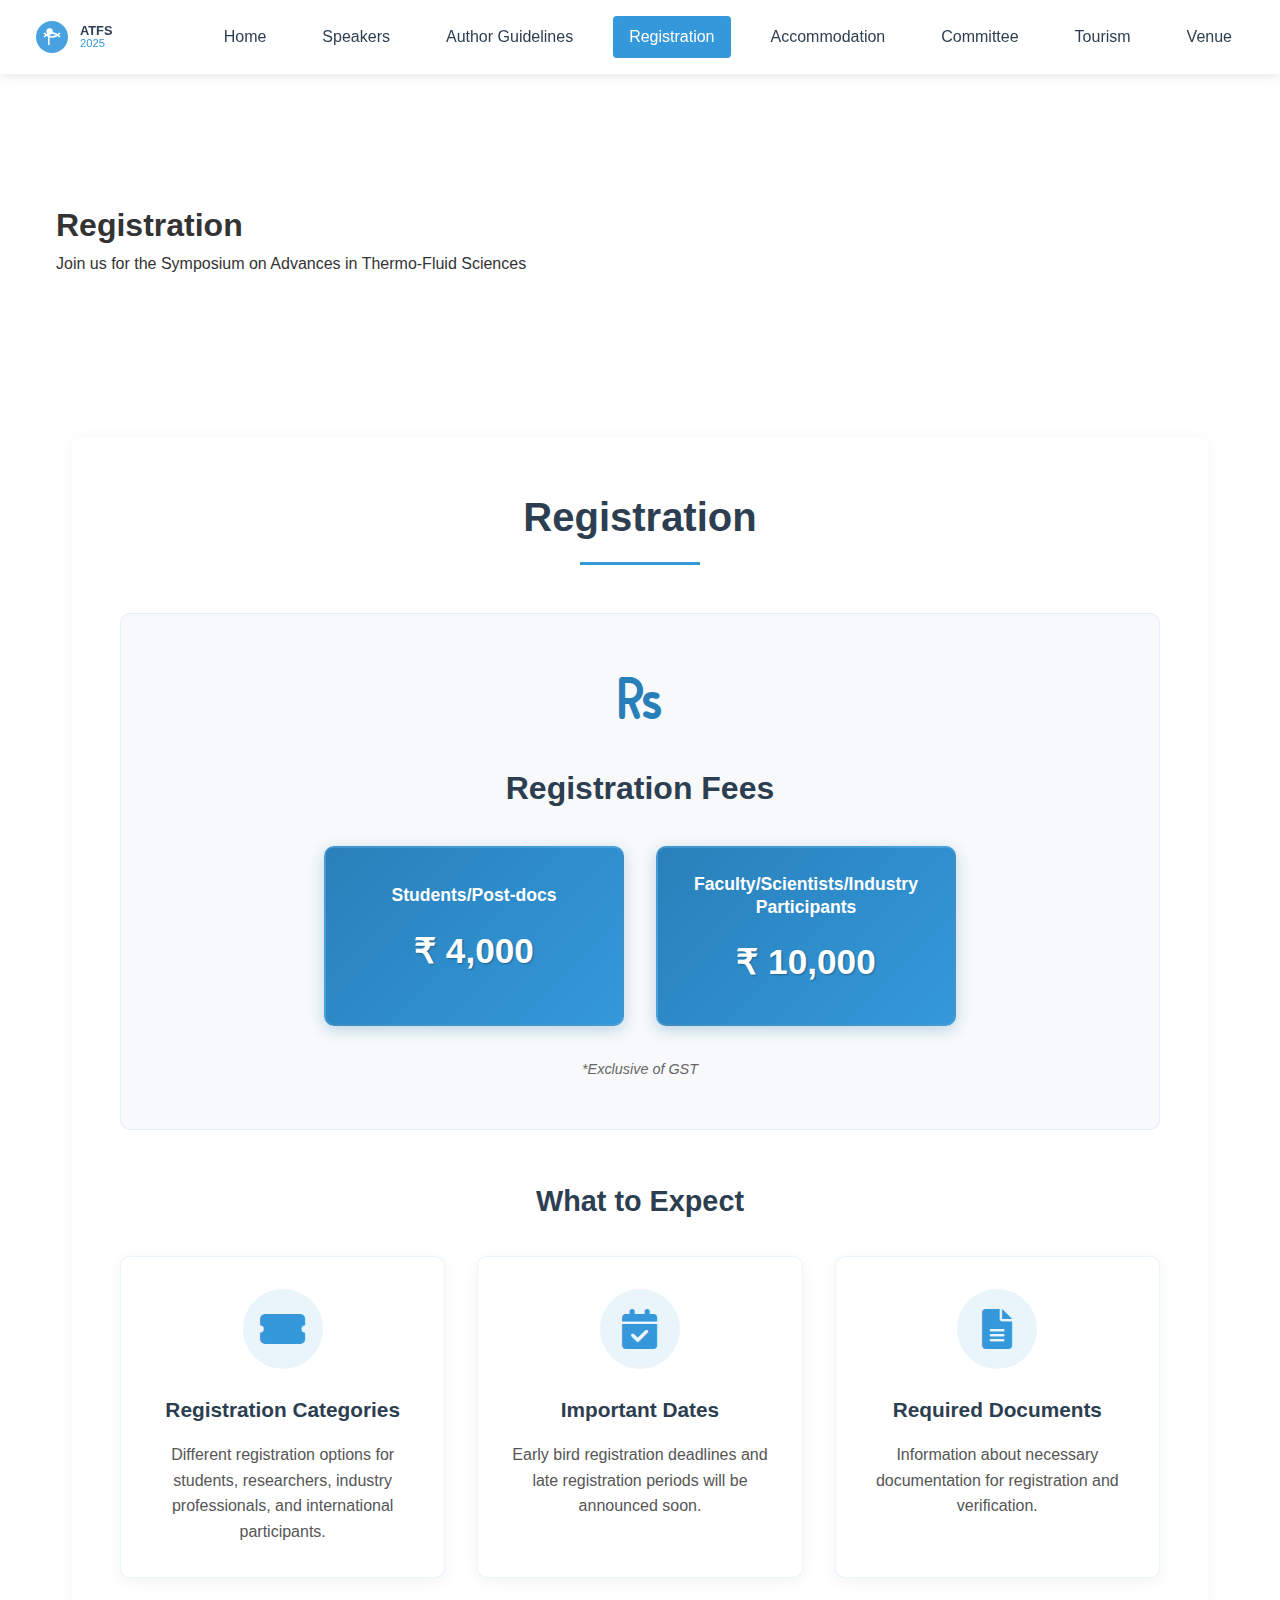
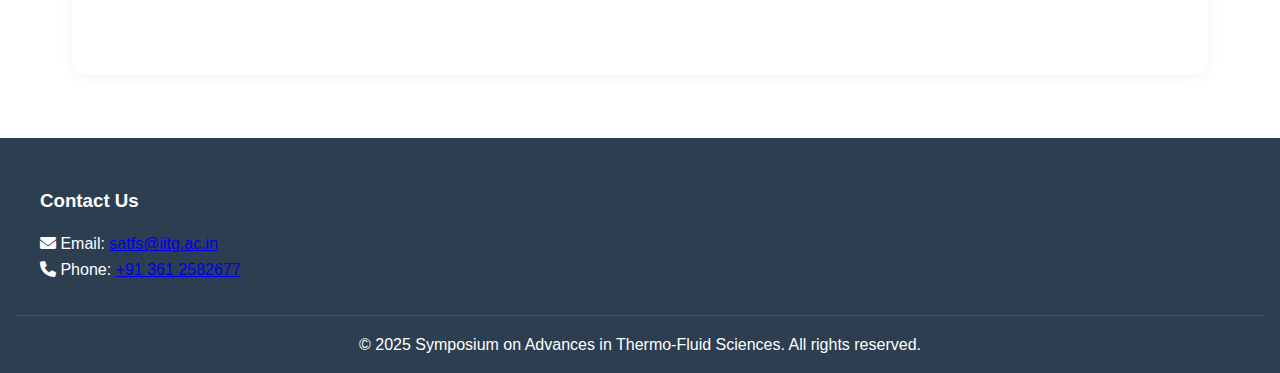
<file: registration.html>
<!DOCTYPE html>
<html lang="en">
  <head>
    <meta charset="UTF-8" />
    <meta name="viewport" content="width=device-width, initial-scale=1.0" />
    <title>Registration - ATFS 2025</title>
    <link rel="stylesheet" href="styles.css" />
    <link
      rel="stylesheet"
      href="https://cdnjs.cloudflare.com/ajax/libs/font-awesome/6.0.0/css/all.min.css"
    />
    <style>
      /* Registration Fees Specific Styles */
      .registration-fees {
        display: flex;
        gap: 2rem;
        margin: 2rem 0;
        justify-content: center;
        flex-wrap: wrap;
      }
      .fee-category {
        background: linear-gradient(135deg, #2980b9 0%, #3498db 100%);
        color: white;
        padding: 2rem;
        border-radius: 10px;
        text-align: center;
        min-width: 300px;
        max-width: 300px;
        height: 180px;
        display: flex;
        flex-direction: column;
        justify-content: center;
        box-shadow: 0 4px 15px rgba(41, 128, 185, 0.3);
        transition: transform 0.3s ease, box-shadow 0.3s ease;
        border: 2px solid rgba(255, 255, 255, 0.1);
      }

      .fee-category:hover {
        transform: translateY(-3px);
        box-shadow: 0 8px 25px rgba(41, 128, 185, 0.4);
      }

      .fee-category h3 {
        margin: 0 0 1rem 0;
        font-size: 1.1rem;
        font-weight: 600;
        color: white;
        line-height: 1.3;
      }

      .fee-amount {
        font-size: 2.2rem;
        font-weight: bold;
        color: white;
        text-shadow: 1px 1px 2px rgba(0, 0, 0, 0.3);
        margin-bottom: 0.5rem;
      }

      .fee-note {
        text-align: center;
        font-style: italic;
        color: #666;
        margin-top: 1rem;
        font-size: 0.9rem;
      }
      .registration-status .status-icon i {
        font-size: 3rem;
        color: #2980b9;
        margin-bottom: 1rem;
      }

      .registration-status h2 {
        color: #2c3e50;
        margin-bottom: 1.5rem;
        font-size: 2rem;
        font-weight: 700;
      } /* Enhanced Responsive Design */
      @media (max-width: 1024px) {
        .registration-section {
          padding: 60px 1.5rem 3rem;
        }

        .registration-content {
          padding: 2.5rem;
        }

        .registration-content h1 {
          font-size: 2.2rem;
        }

        .registration-status {
          padding: 2.5rem 1.5rem;
        }

        .registration-status h2 {
          font-size: 1.8rem;
        }

        .registration-status .status-icon i {
          font-size: 2.5rem;
        }

        .fee-category {
          min-width: 280px;
          max-width: 320px;
          height: 160px;
          padding: 1.5rem;
        }

        .fee-category h3 {
          font-size: 1rem;
        }

        .fee-amount {
          font-size: 2rem;
        }

        .registration-info h3 {
          font-size: 1.6rem;
        }

        .info-card {
          padding: 1.8rem;
        }

        .info-card h4 {
          font-size: 1.2rem;
        }

        .info-card p {
          font-size: 0.95rem;
        }

        .info-icon {
          font-size: 2.2rem;
          width: 70px;
          height: 70px;
        }

        /* Page Hero Responsive Styles */
        .page-hero {
          padding: 100px 0 80px;
        }

        .page-hero h1 {
          font-size: 2.8rem;
        }

        .page-hero p {
          font-size: 1.1rem;
          max-width: 600px;
        }
      }

      @media (max-width: 768px) {
        .registration-section {
          padding: 50px 1rem 2rem;
        }

        .registration-content {
          padding: 2rem;
        }

        .registration-content h1 {
          font-size: 2rem;
        }

        .registration-status {
          padding: 2rem 1rem;
        }

        .registration-status h2 {
          font-size: 1.6rem;
        }

        .registration-status .status-icon i {
          font-size: 2.2rem;
        }

        .registration-fees {
          flex-direction: column;
          align-items: center;
          gap: 1.5rem;
        }

        .fee-category {
          min-width: 280px;
          max-width: 320px;
          width: 100%;
          height: 140px;
          padding: 1.5rem;
        }

        .fee-category h3 {
          font-size: 1rem;
          margin-bottom: 0.8rem;
        }

        .fee-amount {
          font-size: 1.8rem;
        }

        .registration-info h3 {
          font-size: 1.5rem;
          margin-bottom: 1.5rem;
        }

        .info-grid {
          grid-template-columns: 1fr;
          gap: 1.5rem;
        }

        .info-card {
          padding: 1.5rem;
        }

        .info-card h4 {
          font-size: 1.1rem;
        }

        .info-card p {
          font-size: 0.9rem;
        }

        .info-icon {
          font-size: 2rem;
          width: 60px;
          height: 60px;
        }

        .page-hero {
          padding: 80px 0 60px;
        }

        .page-hero h1 {
          font-size: 2.2rem;
          margin-bottom: 1rem;
        }

        .page-hero p {
          font-size: 1rem;
          max-width: 500px;
          padding: 0 1rem;
        }

        .page-hero .container {
          padding: 0 1rem;
        }
      }

      @media (max-width: 600px) {
        .registration-section {
          padding: 40px 0.8rem 1.5rem;
        }

        .registration-content {
          padding: 1.5rem;
        }

        .registration-content h1 {
          font-size: 1.8rem;
          margin-bottom: 2rem;
        }

        .registration-status {
          padding: 1.5rem 0.8rem;
          margin-bottom: 2rem;
        }

        .registration-status h2 {
          font-size: 1.4rem;
          margin-bottom: 1rem;
        }

        .registration-status .status-icon i {
          font-size: 2rem;
          margin-bottom: 0.8rem;
        }

        .fee-category {
          min-width: 260px;
          max-width: 280px;
          height: 130px;
          padding: 1.2rem;
        }

        .fee-category h3 {
          font-size: 0.95rem;
          margin-bottom: 0.6rem;
          line-height: 1.2;
        }

        .fee-amount {
          font-size: 1.6rem;
        }

        .registration-info h3 {
          font-size: 1.3rem;
          margin-bottom: 1.2rem;
        }

        .info-card {
          padding: 1.2rem;
        }

        .info-card h4 {
          font-size: 1rem;
          margin-bottom: 0.8rem;
        }

        .info-card p {
          font-size: 0.85rem;
          line-height: 1.4;
        }

        .info-icon {
          font-size: 1.8rem;
          width: 50px;
          height: 50px;
          margin-bottom: 1rem;
        }

        .page-hero {
          padding: 70px 0 50px;
        }

        .page-hero h1 {
          font-size: 1.9rem;
          margin-bottom: 0.8rem;
          padding: 0 0.5rem;
        }

        .page-hero p {
          font-size: 0.95rem;
          max-width: 450px;
          padding: 0 0.5rem;
          line-height: 1.4;
        }
      }

      @media (max-width: 480px) {
        .registration-section {
          padding: 30px 0.5rem 1rem;
        }

        .registration-content {
          padding: 1.2rem;
          border-radius: 8px;
        }

        .registration-content h1 {
          font-size: 1.6rem;
          margin-bottom: 1.5rem;
        }

        .registration-status {
          padding: 1.2rem 0.6rem;
          margin-bottom: 1.5rem;
          border-radius: 8px;
        }

        .registration-status h2 {
          font-size: 1.3rem;
          margin-bottom: 0.8rem;
        }

        .registration-status .status-icon i {
          font-size: 1.8rem;
          margin-bottom: 0.6rem;
        }

        .registration-fees {
          gap: 1rem;
        }

        .fee-category {
          min-width: 240px;
          max-width: 260px;
          height: 120px;
          padding: 1rem;
          border-radius: 8px;
        }

        .fee-category h3 {
          font-size: 0.9rem;
          margin-bottom: 0.5rem;
          line-height: 1.1;
        }

        .fee-amount {
          font-size: 1.4rem;
          margin-bottom: 0.3rem;
        }

        .registration-info h3 {
          font-size: 1.2rem;
          margin-bottom: 1rem;
        }

        .info-grid {
          gap: 1rem;
        }

        .info-card {
          padding: 1rem;
          border-radius: 8px;
        }

        .info-card h4 {
          font-size: 0.95rem;
          margin-bottom: 0.6rem;
        }

        .info-card p {
          font-size: 0.8rem;
          line-height: 1.3;
        }

        .info-icon {
          font-size: 1.6rem;
          width: 45px;
          height: 45px;
          margin-bottom: 0.8rem;
        }

        .page-hero {
          padding: 60px 0 40px;
        }

        .page-hero h1 {
          font-size: 1.7rem;
          margin-bottom: 0.6rem;
          line-height: 1.2;
        }

        .page-hero p {
          font-size: 0.9rem;
          max-width: 400px;
          line-height: 1.3;
        }
      }

      @media (max-width: 360px) {
        .registration-section {
          padding: 25px 0.3rem 0.8rem;
        }

        .registration-content {
          padding: 1rem;
        }

        .registration-content h1 {
          font-size: 1.4rem;
          margin-bottom: 1.2rem;
        }

        .registration-status {
          padding: 1rem 0.5rem;
          margin-bottom: 1.2rem;
        }

        .registration-status h2 {
          font-size: 1.2rem;
          margin-bottom: 0.6rem;
        }

        .registration-status .status-icon i {
          font-size: 1.6rem;
          margin-bottom: 0.5rem;
        }

        .fee-category {
          min-width: 220px;
          max-width: 240px;
          height: 110px;
          padding: 0.8rem;
        }

        .fee-category h3 {
          font-size: 0.85rem;
          margin-bottom: 0.4rem;
        }

        .fee-amount {
          font-size: 1.3rem;
        }

        .registration-info h3 {
          font-size: 1.1rem;
          margin-bottom: 0.8rem;
        }

        .info-card {
          padding: 0.8rem;
        }

        .info-card h4 {
          font-size: 0.9rem;
          margin-bottom: 0.5rem;
        }

        .info-card p {
          font-size: 0.75rem;
          line-height: 1.2;
        }

        .info-icon {
          font-size: 1.4rem;
          width: 40px;
          height: 40px;
          margin-bottom: 0.6rem;
        }

        .fee-note {
          font-size: 0.75rem;
        }

        .container {
          padding: 0 0.6rem;
        }
      }
    </style>
  </head>
  <body>
    <div id="navbar-placeholder"></div>

    <section class="page-hero registration-hero">
      <div class="container">
        <h1>Registration</h1>
        <p>Join us for the Symposium on Advances in Thermo-Fluid Sciences</p>
      </div>
    </section>

    <main class="registration-section">
      <div class="registration-content">
        <h1>Registration</h1>
        <div class="registration-status">
          <div class="status-icon">
            <i class="fas fa-rupee-sign"></i>
          </div>
          <h2>Registration Fees</h2>
          <div class="registration-fees">
            <div class="fee-category">
              <h3>Students/Post-docs</h3>
              <div class="fee-amount">₹ 4,000</div>
            </div>
            <div class="fee-category">
              <h3>Faculty/Scientists/Industry Participants</h3>
              <div class="fee-amount">₹ 10,000</div>
            </div>
          </div>
          <p class="fee-note">*Exclusive of GST</p>
        </div>

        <div class="registration-info">
          <h3>What to Expect</h3>
          <div class="info-grid">
            <div class="info-card">
              <div class="info-icon">
                <i class="fas fa-ticket-alt"></i>
              </div>
              <h4>Registration Categories</h4>
              <p>
                Different registration options for students, researchers,
                industry professionals, and international participants.
              </p>
            </div>

            <div class="info-card">
              <div class="info-icon">
                <i class="fas fa-calendar-check"></i>
              </div>
              <h4>Important Dates</h4>
              <p>
                Early bird registration deadlines and late registration periods
                will be announced soon.
              </p>
            </div>

            <div class="info-card">
              <div class="info-icon">
                <i class="fas fa-file-alt"></i>
              </div>
              <h4>Required Documents</h4>
              <p>
                Information about necessary documentation for registration and
                verification.
              </p>
            </div>
          </div>
        </div>
      </div>
    </main>

    <div id="footer-placeholder"></div>

    <script src="script.js"></script>
    <!-- Load components.js -->
    <script src="components.js"></script>
  </body>
</html>
</file>
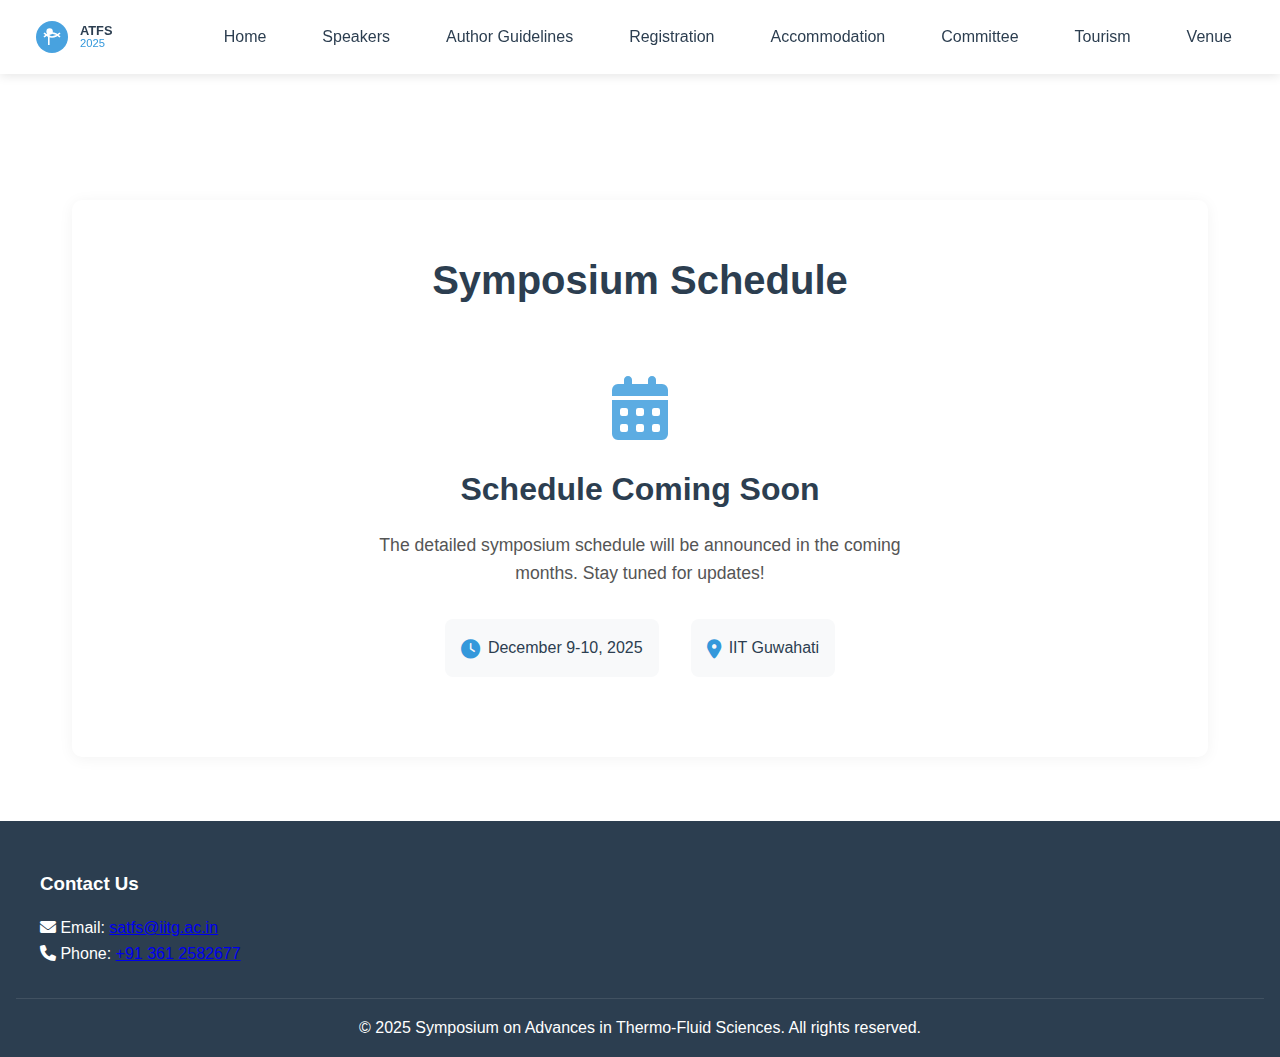
<file: schedule.html>
<!DOCTYPE html>
<html lang="en">
<head>
    <meta charset="UTF-8">
    <meta name="viewport" content="width=device-width, initial-scale=1.0">
    <title>Schedule - Symposium 2025</title>
    <link rel="stylesheet" href="styles.css">
    <link rel="stylesheet" href="https://cdnjs.cloudflare.com/ajax/libs/font-awesome/6.0.0/css/all.min.css">
</head>
<body>
    <div id="navbar-placeholder"></div>

    <main class="schedule-section">
        <div class="schedule-content">
            <h1>Symposium Schedule</h1>
            <div class="coming-soon-container">
                <i class="fas fa-calendar-alt"></i>
                <h2>Schedule Coming Soon</h2>
                <p>The detailed symposium schedule will be announced in the coming months. Stay tuned for updates!</p>
                <div class="schedule-info">
                    <div class="info-item">
                        <i class="fas fa-clock"></i>
                        <span>December 9-10, 2025</span>
                    </div>
                    <div class="info-item">
                        <i class="fas fa-map-marker-alt"></i>
                        <span>IIT Guwahati</span>
                    </div>
                </div>
            </div>
        </div>
    </main>

    <div id="footer-placeholder"></div>

    <!-- Load components.js -->
    <script src="components.js"></script>
</body>
</html>
</file>
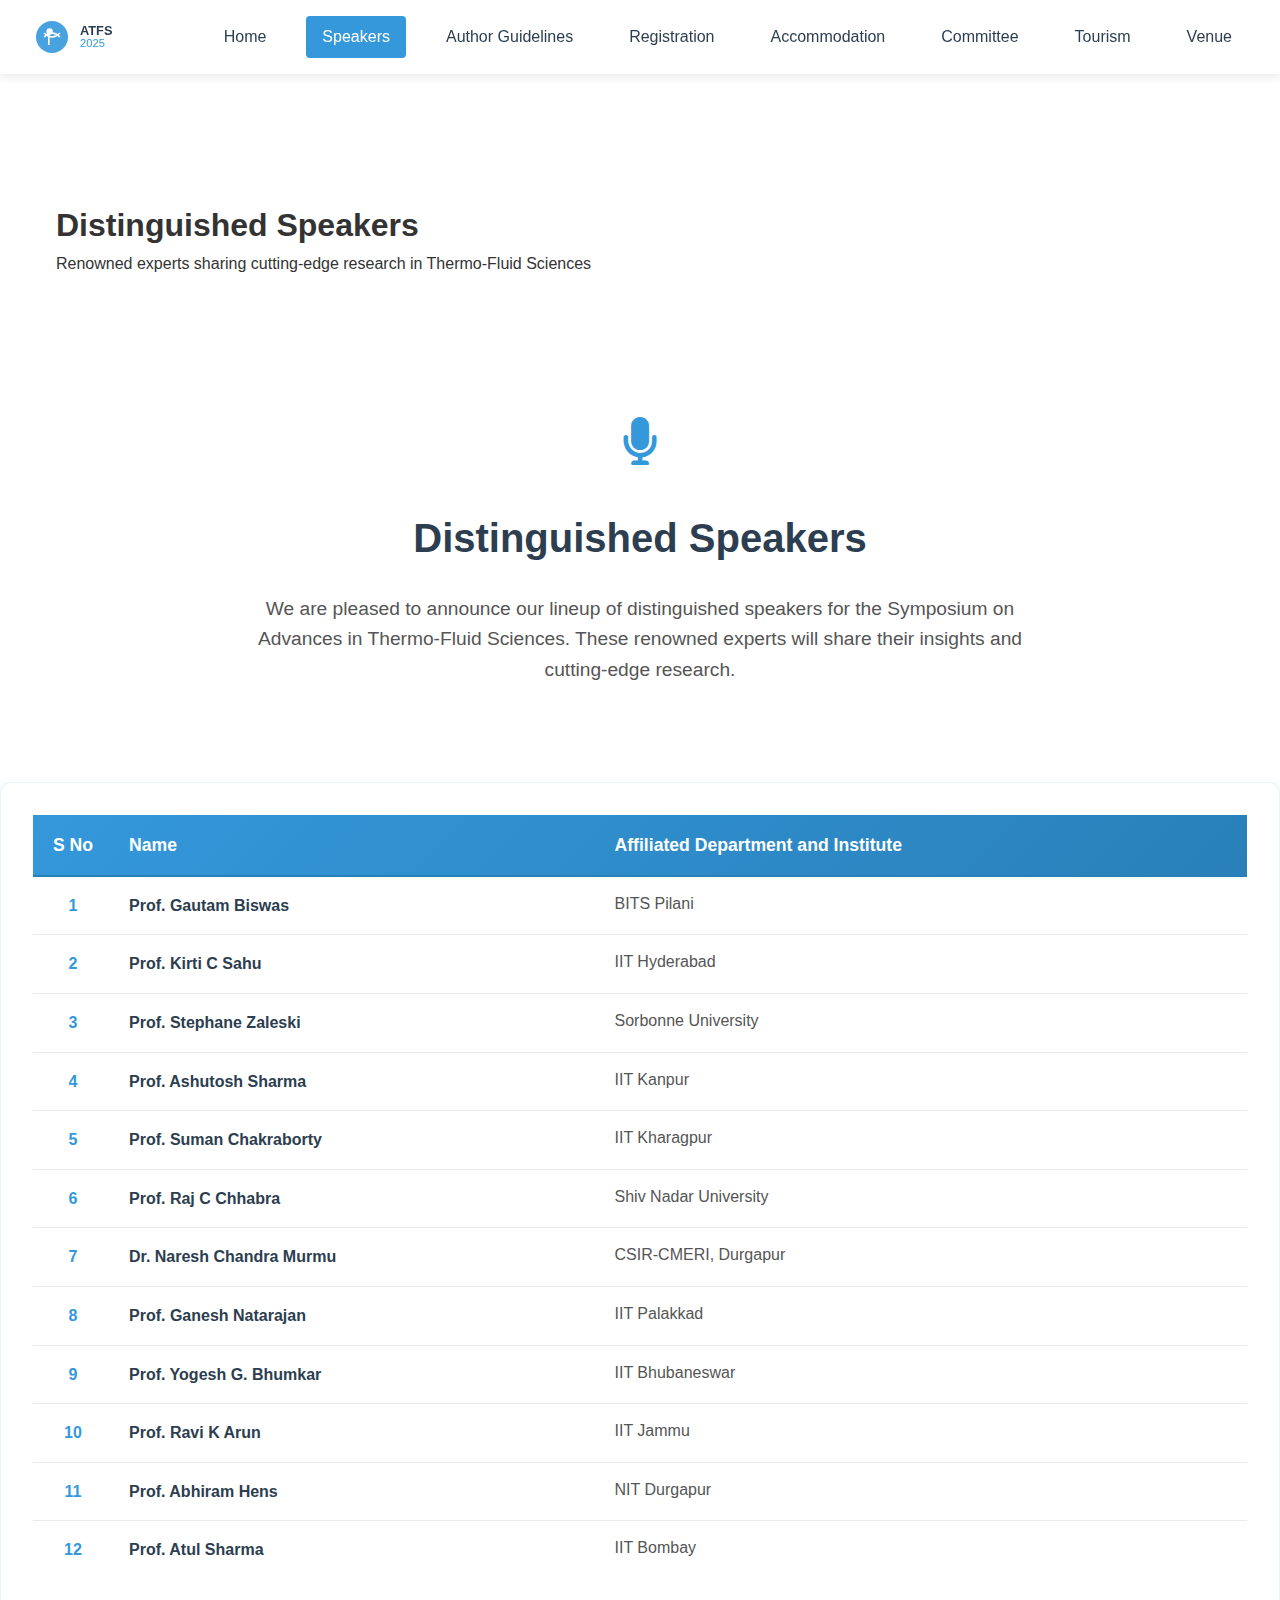
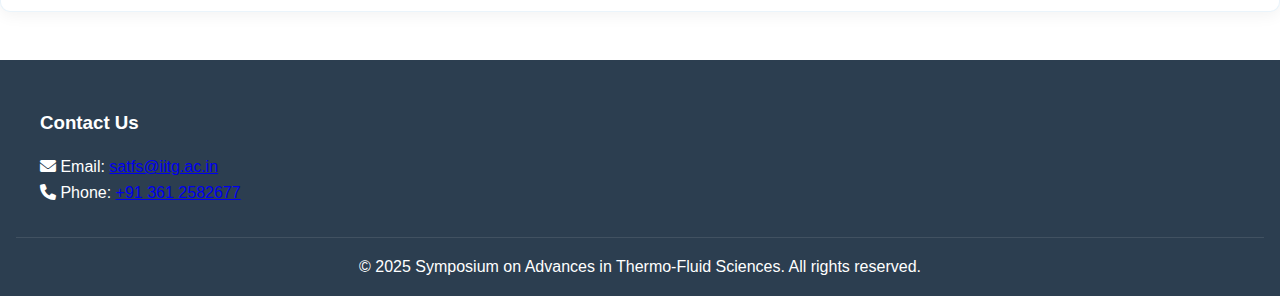
<file: speakers.html>
<!DOCTYPE html>
<html lang="en">
  <head>
    <meta charset="UTF-8" />
    <meta name="viewport" content="width=device-width, initial-scale=1.0" />
    <title>Speakers - ATFS 2025</title>
    <link rel="stylesheet" href="styles.css" />
    <link
      rel="stylesheet"
      href="https://cdnjs.cloudflare.com/ajax/libs/font-awesome/6.0.0/css/all.min.css"
    />
    <style>
      /* Speakers page specific styles */
      .speakers-intro {
        text-align: center;
        padding: 3rem 2rem;
        margin-bottom: 3rem;
      }

      .speakers-intro .status-icon {
        font-size: 3rem;
        color: #3498db;
        margin-bottom: 1.5rem;
        animation: pulse 2s infinite;
      }

      .speakers-intro h1 {
        font-size: 2.5rem;
        color: #2c3e50;
        margin-bottom: 1.5rem;
        font-weight: 700;
      }

      .speakers-intro .intro-message {
        font-size: 1.2rem;
        color: #555;
        max-width: 800px;
        margin: 0 auto;
        line-height: 1.6;
      }

      .speakers-list-section {
        margin-bottom: 3rem;
      }

      .speakers-table-container {
        background: #ffffff;
        border-radius: 10px;
        padding: 2rem;
        box-shadow: 0 4px 15px rgba(0, 0, 0, 0.05);
        border: 1px solid rgba(52, 152, 219, 0.1);
        overflow-x: auto;
      }

      .speakers-table {
        width: 100%;
        border-collapse: collapse;
        margin: 0;
        font-size: 1rem;
        background: white;
      }

      .speakers-table thead {
        background: linear-gradient(135deg, #3498db, #2980b9);
        color: white;
      }

      .speakers-table th {
        padding: 1rem;
        text-align: left;
        font-weight: 600;
        font-size: 1.1rem;
        border-bottom: 2px solid #2980b9;
      }

      .speakers-table th:first-child {
        width: 80px;
        text-align: center;
      }

      .speakers-table th:nth-child(2) {
        min-width: 200px;
      }

      .speakers-table th:nth-child(3) {
        min-width: 300px;
      }

      .speakers-table tbody tr {
        border-bottom: 1px solid #e9ecef;
        transition: background-color 0.3s ease;
      }

      .speakers-table tbody tr:hover {
        background-color: #f8f9fa;
      }

      .speakers-table tbody tr:last-child {
        border-bottom: none;
      }

      .speakers-table td {
        padding: 1rem;
        color: #2c3e50;
        vertical-align: top;
      }

      .speakers-table td:first-child {
        text-align: center;
        font-weight: 600;
        color: #3498db;
      }

      .speakers-table td:nth-child(2) {
        font-weight: 600;
        color: #2c3e50;
      }

      .speakers-table td:nth-child(3) {
        color: #555;
        line-height: 1.4;
      }

      /* Pulse animation for the icon */
      @keyframes pulse {
        0% {
          transform: scale(1);
        }
        50% {
          transform: scale(1.05);
        }
        100% {
          transform: scale(1);
        }
      }

      /* Responsive styles for speakers page */
      @media (max-width: 768px) {
        .speakers-intro {
          padding: 2rem 1rem;
        }

        .speakers-intro h1 {
          font-size: 2rem;
        }

        .speakers-intro .intro-message {
          font-size: 1.1rem;
        }

        .speakers-table-container {
          padding: 1rem;
          margin: 0 -1rem;
        }

        .speakers-table {
          font-size: 0.9rem;
        }

        .speakers-table th,
        .speakers-table td {
          padding: 0.75rem 0.5rem;
        }

        .speakers-table th {
          font-size: 1rem;
        }

        .speakers-table th:nth-child(2),
        .speakers-table th:nth-child(3) {
          min-width: auto;
        }
      }

      @media (max-width: 480px) {
        .speakers-intro {
          padding: 1.5rem 0.5rem;
        }

        .speakers-intro h1 {
          font-size: 1.8rem;
        }

        .speakers-intro .intro-message {
          font-size: 1rem;
        }

        .speakers-table-container {
          padding: 0.5rem;
          margin: 0 -0.5rem;
        }

        .speakers-table {
          font-size: 0.85rem;
        }

        .speakers-table th,
        .speakers-table td {
          padding: 0.5rem 0.3rem;
        }

        .speakers-table th {
          font-size: 0.9rem;
        }
      }
    </style>
  </head>
  <body>
    <div id="navbar-placeholder"></div>

    <section class="page-hero speakers-hero">
      <div class="container">
        <h1>Distinguished Speakers</h1>
        <p>
          Renowned experts sharing cutting-edge research in Thermo-Fluid
          Sciences
        </p>
      </div>
    </section>
    <main class="speakers-section">
      <div class="speakers-content">
        <div class="speakers-intro">
          <div class="status-icon">
            <i class="fas fa-microphone"></i>
          </div>
          <h1>Distinguished Speakers</h1>
          <p class="intro-message">
            We are pleased to announce our lineup of distinguished speakers for
            the Symposium on Advances in Thermo-Fluid Sciences. These renowned
            experts will share their insights and cutting-edge research.
          </p>
        </div>

        <div class="speakers-list-section">
          <div class="speakers-table-container">
            <table class="speakers-table">
              <thead>
                <tr>
                  <th>S No</th>
                  <th>Name</th>
                  <th>Affiliated Department and Institute</th>
                </tr>
              </thead>
              <tbody>
                <tr>
                  <td>1</td>
                  <td>Prof. Gautam Biswas</td>
                  <td>BITS Pilani</td>
                </tr>
                <tr>
                  <td>2</td>
                  <td>Prof. Kirti C Sahu</td>
                  <td>IIT Hyderabad</td>
                </tr>
                <tr>
                  <td>3</td>
                  <td>Prof. Stephane Zaleski</td>
                  <td>Sorbonne University</td>
                </tr>
                <tr>
                  <td>4</td>
                  <td>Prof. Ashutosh Sharma</td>
                  <td>IIT Kanpur</td>
                </tr>
                <tr>
                  <td>5</td>
                  <td>Prof. Suman Chakraborty</td>
                  <td>IIT Kharagpur</td>
                </tr>
                <tr>
                  <td>6</td>
                  <td>Prof. Raj C Chhabra</td>
                  <td>Shiv Nadar University</td>
                </tr>
                <tr>
                  <td>7</td>
                  <td>Dr. Naresh Chandra Murmu</td>
                  <td>CSIR-CMERI, Durgapur</td>
                </tr>
                <tr>
                  <td>8</td>
                  <td>Prof. Ganesh Natarajan</td>
                  <td>IIT Palakkad</td>
                </tr>
                <tr>
                  <td>9</td>
                  <td>Prof. Yogesh G. Bhumkar</td>
                  <td>IIT Bhubaneswar</td>
                </tr>
                <tr>
                  <td>10</td>
                  <td>Prof. Ravi K Arun</td>
                  <td>IIT Jammu</td>
                </tr>
                <tr>
                  <td>11</td>
                  <td>Prof. Abhiram Hens</td>
                  <td>NIT Durgapur</td>
                </tr>
                <tr>
                  <td>12</td>
                  <td>Prof. Atul Sharma</td>
                  <td>IIT Bombay</td>
                </tr>
              </tbody>
            </table>
          </div>
        </div>
      </div>
    </main>

    <div id="footer-placeholder"></div>

    <!-- Load components.js -->
    <script src="components.js"></script>
  </body>
</html>
</file>
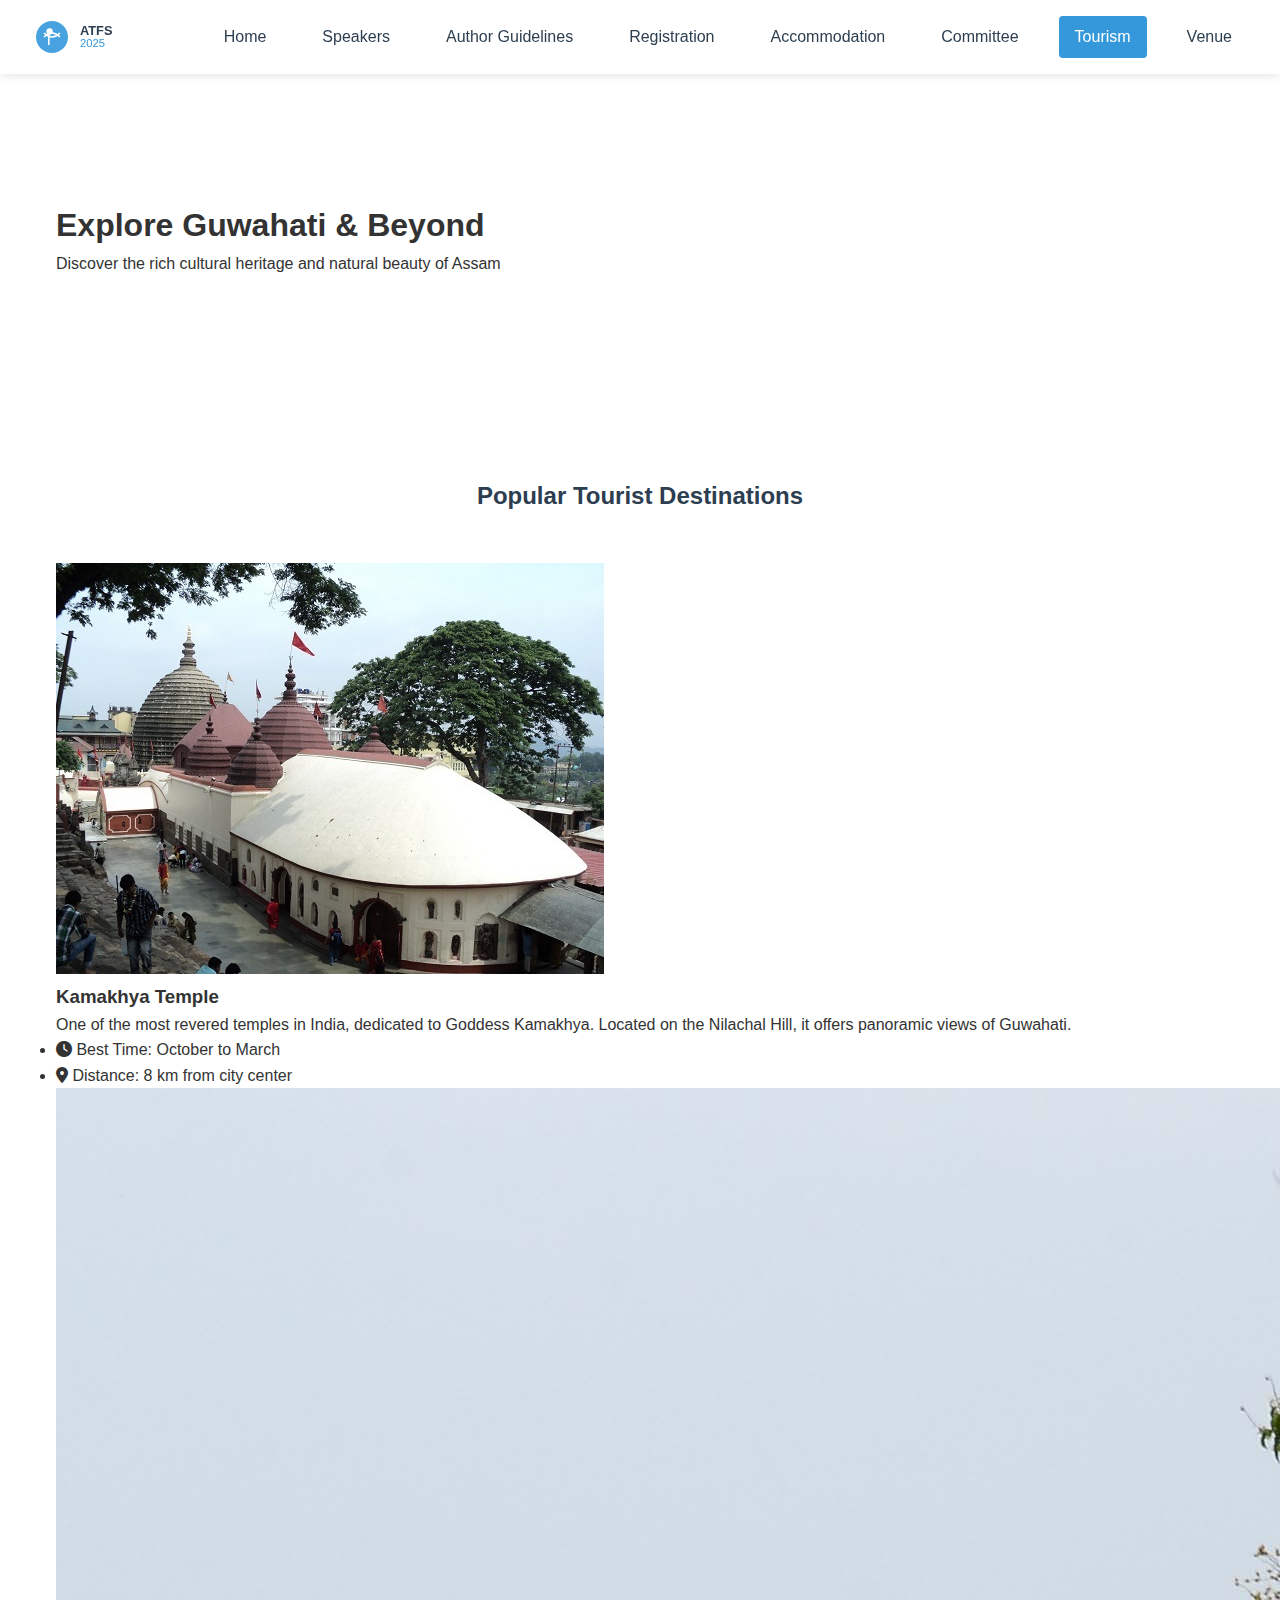
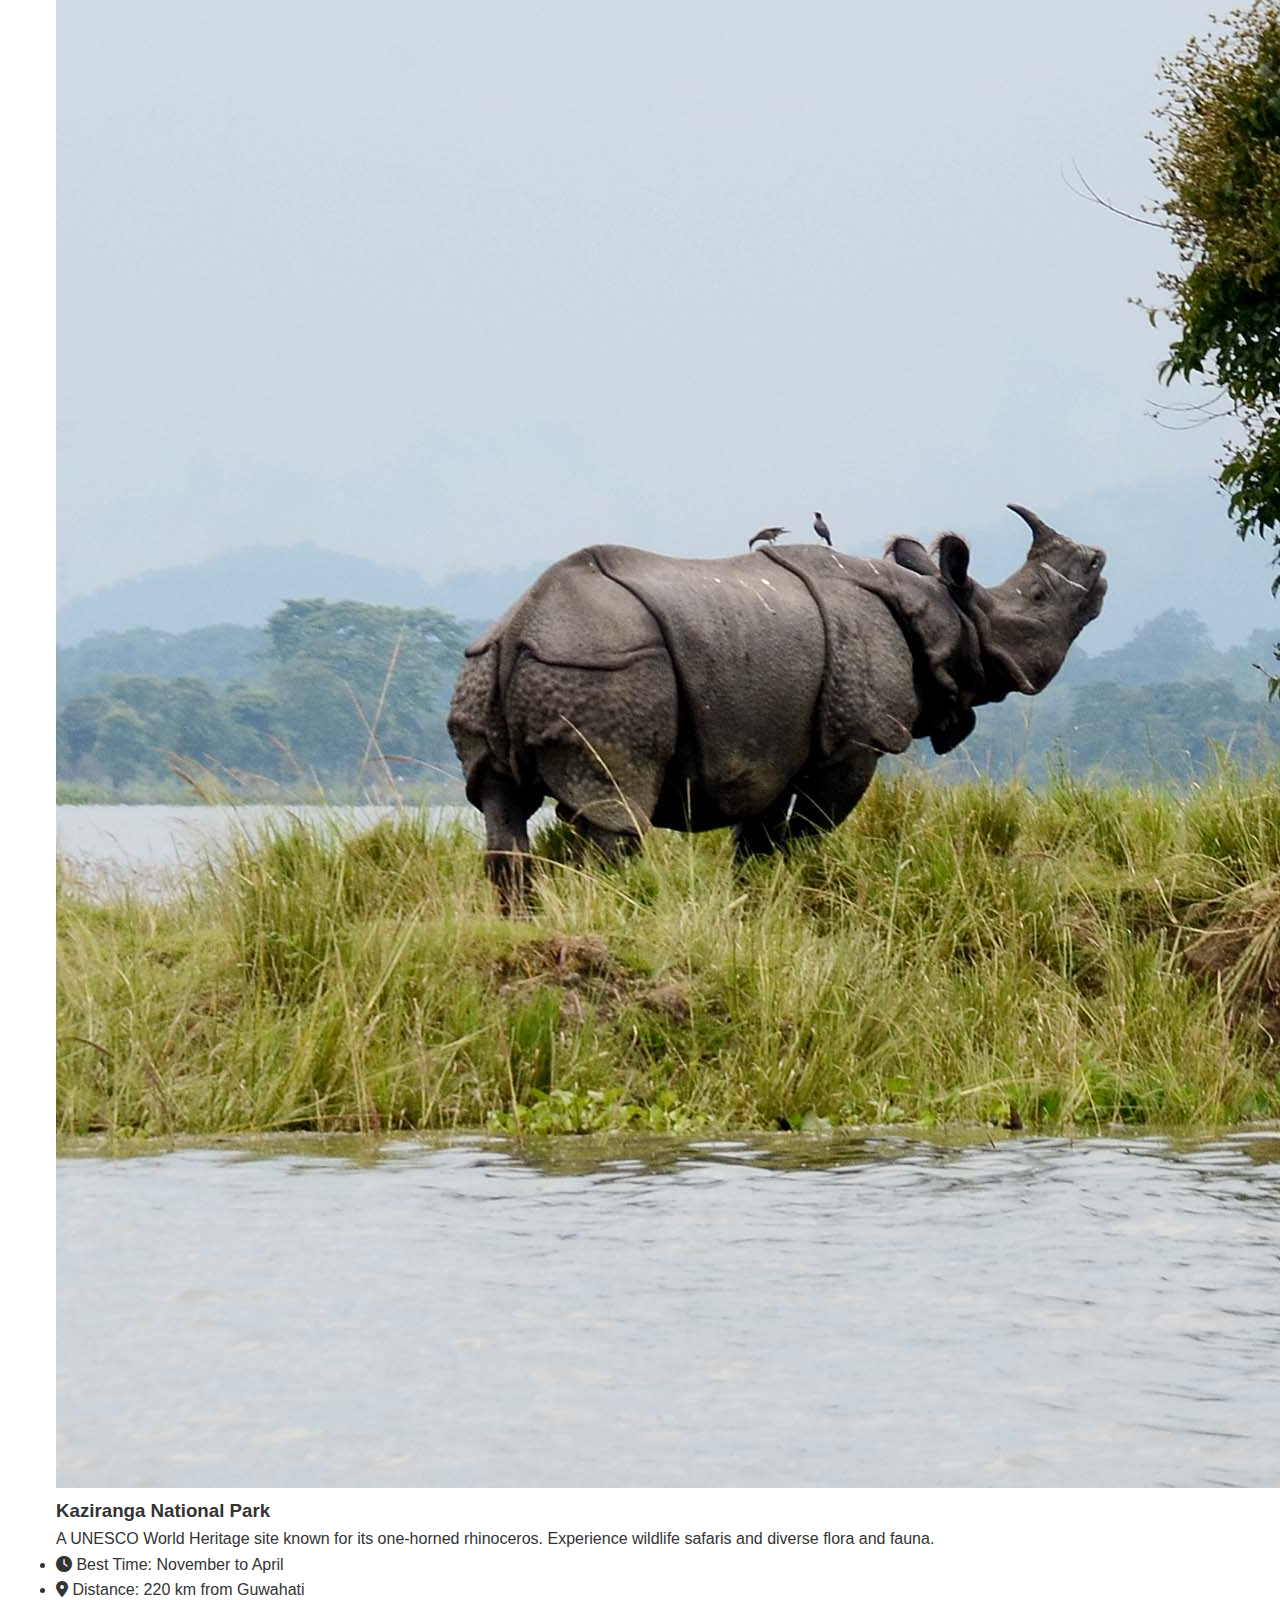
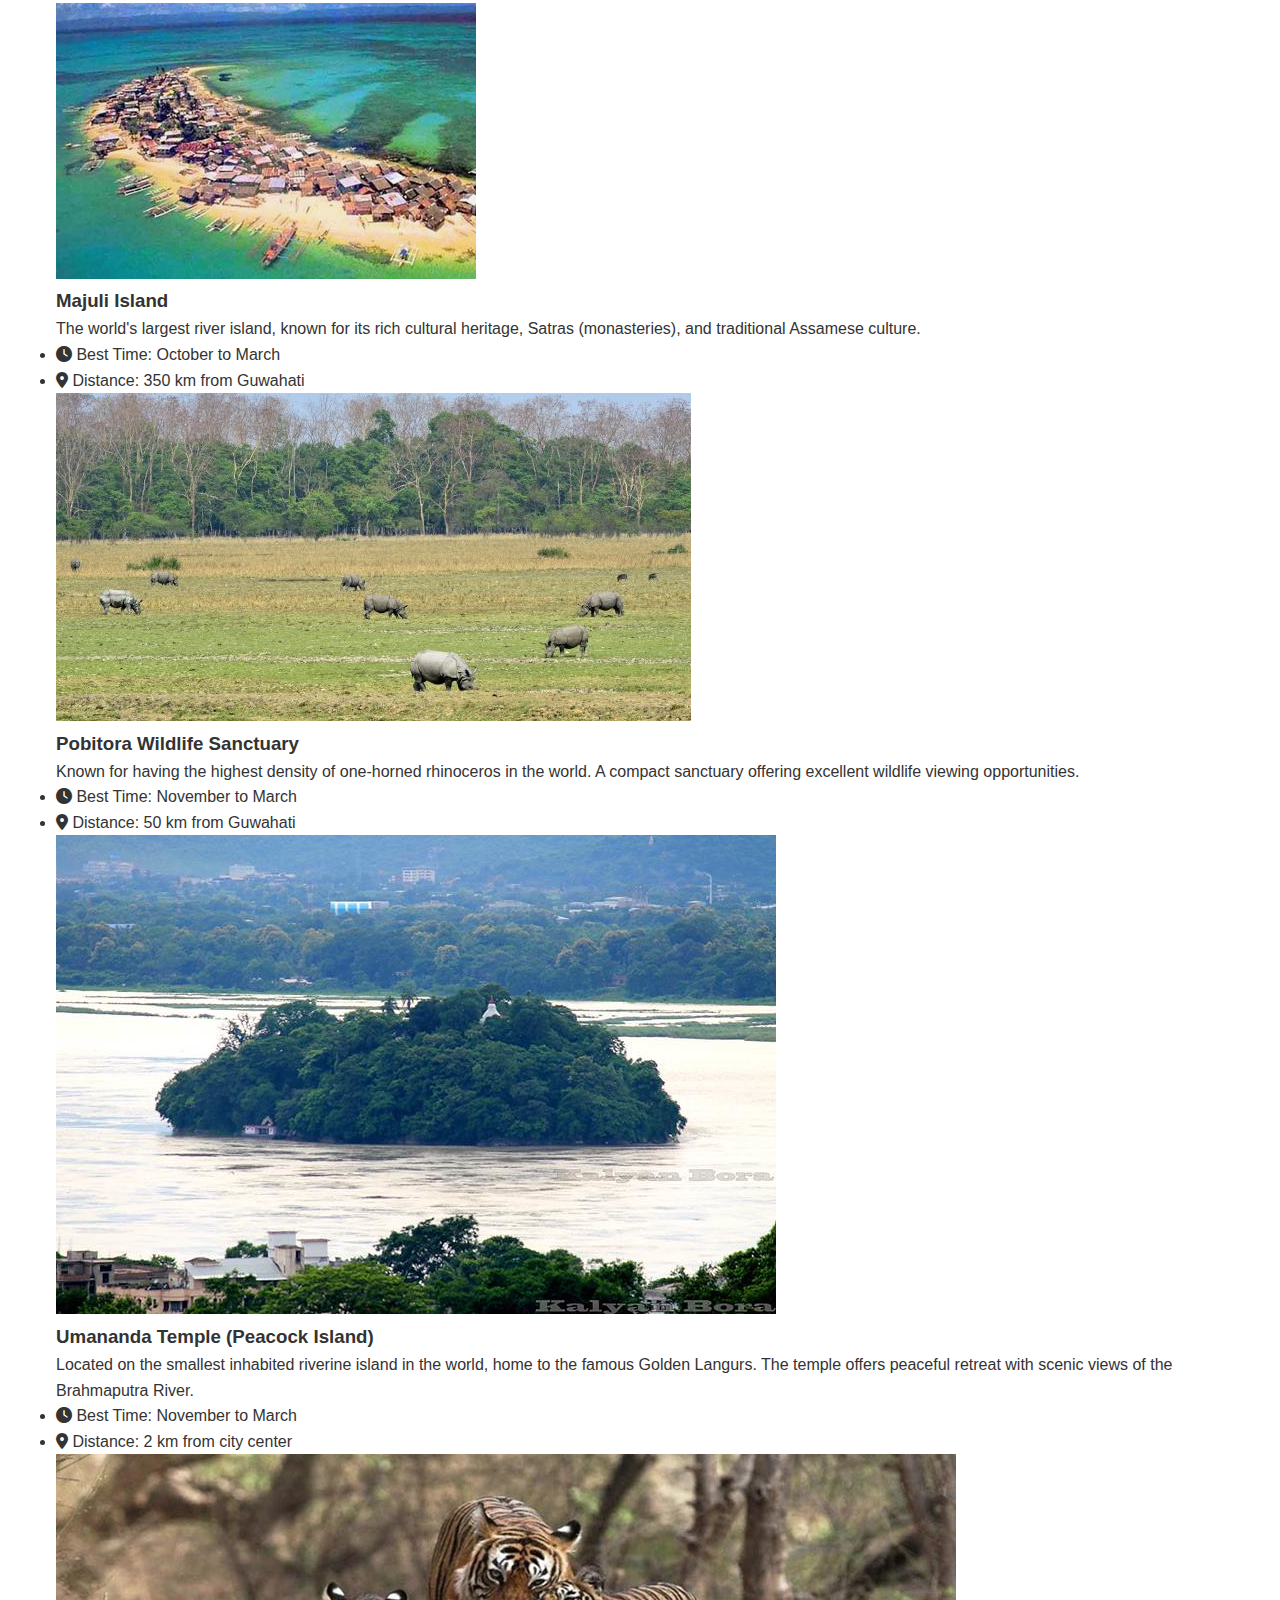
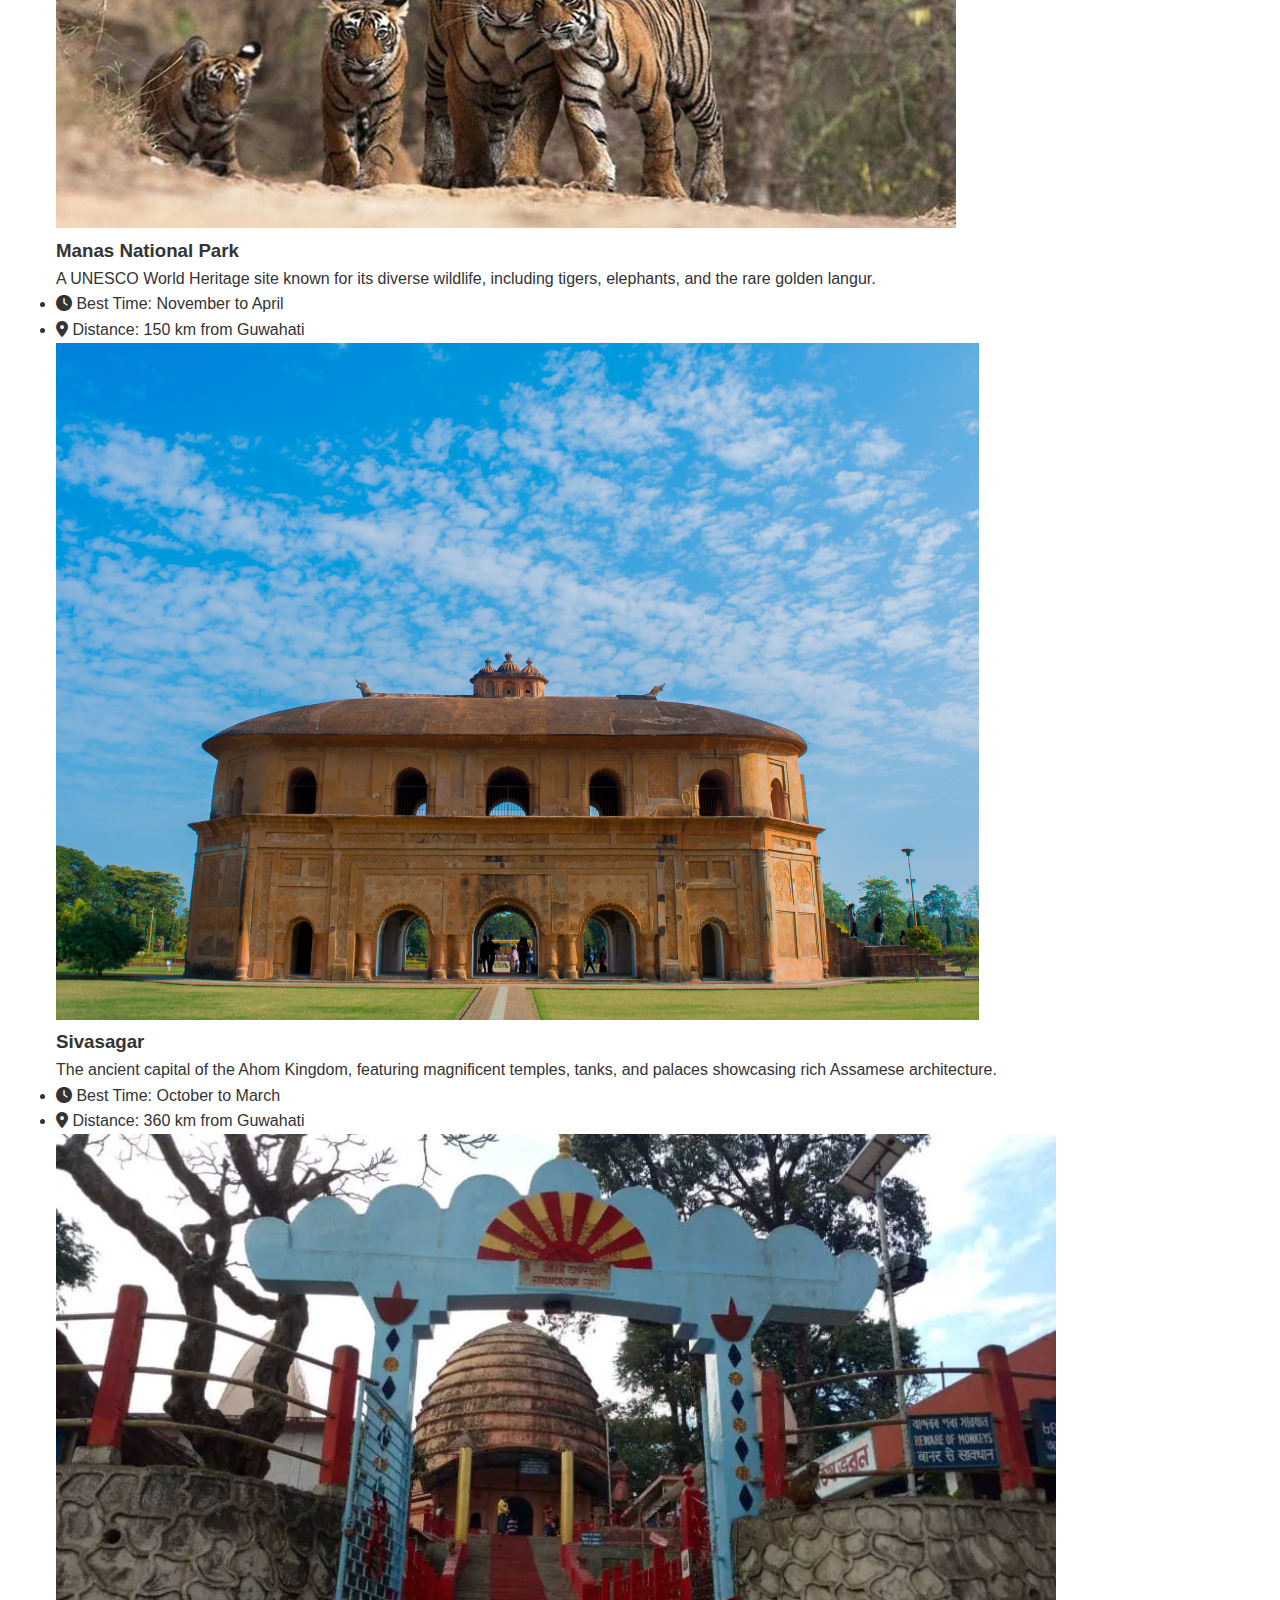
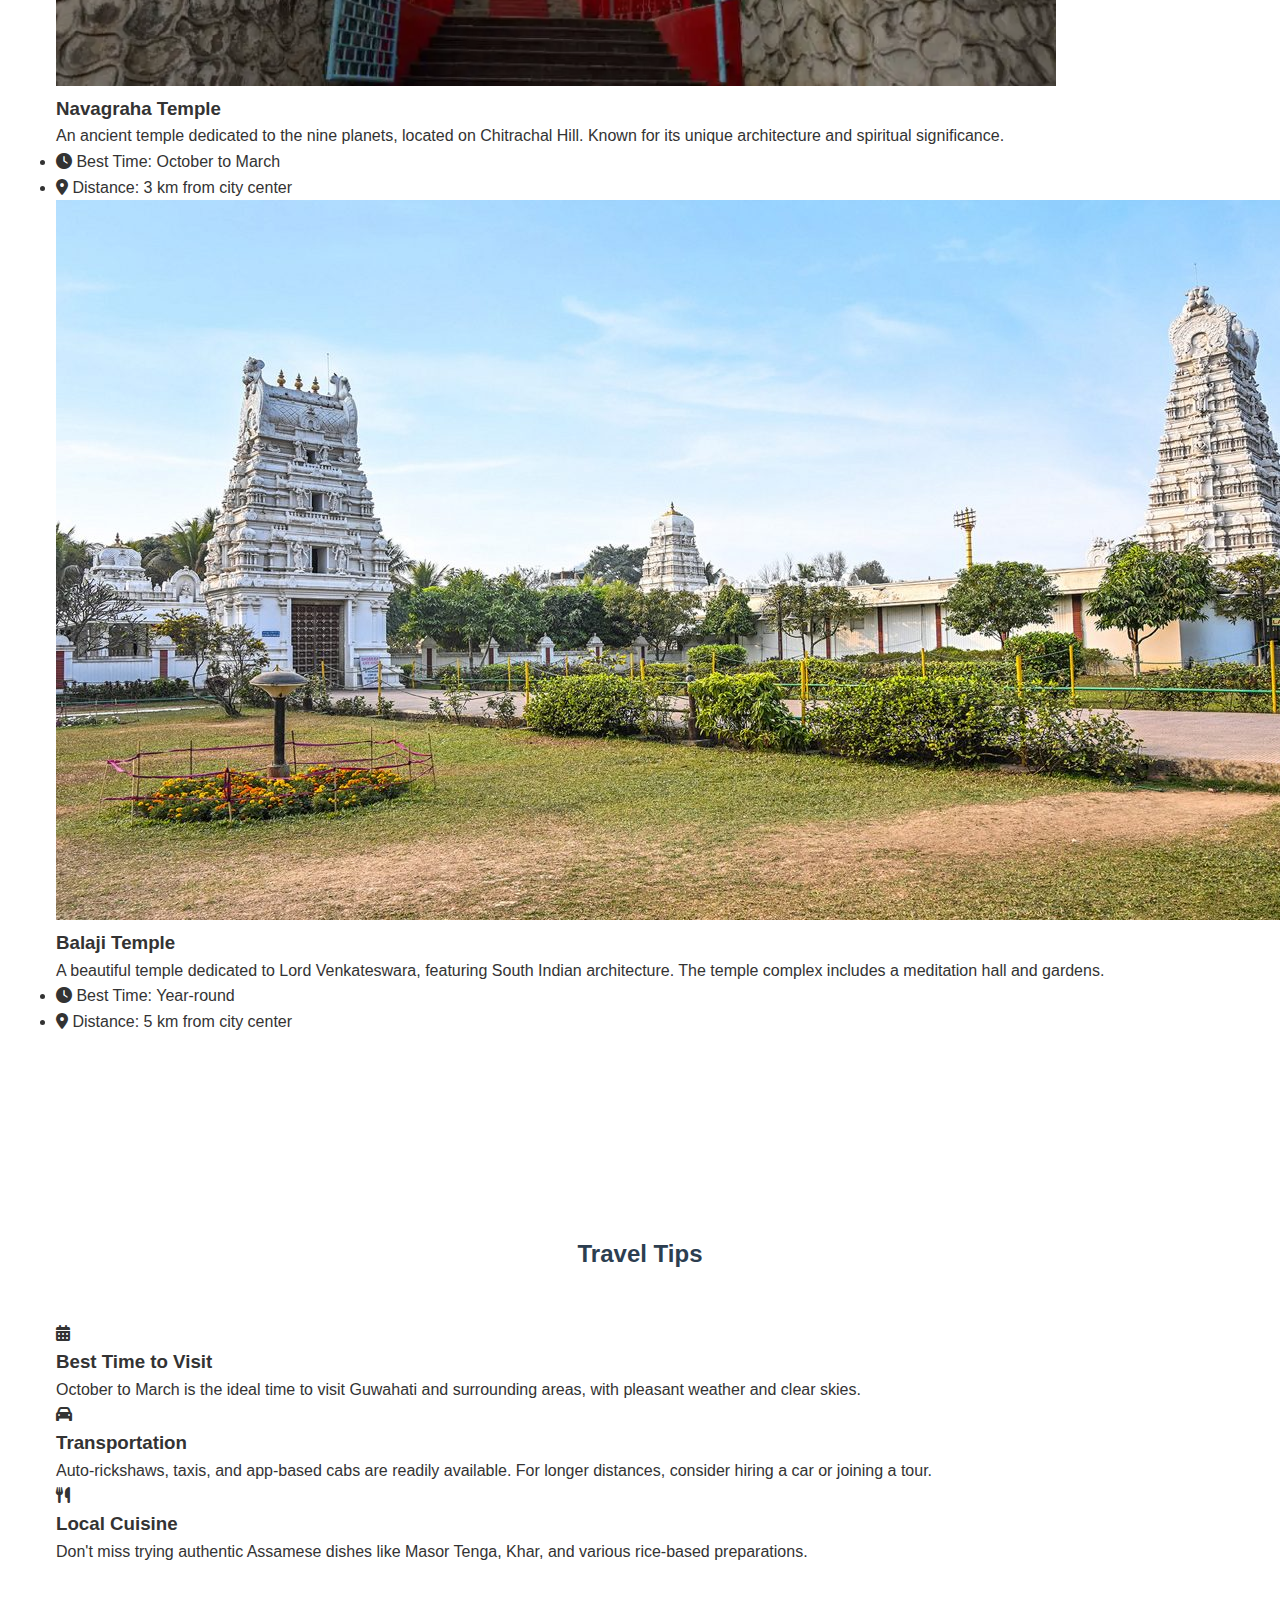
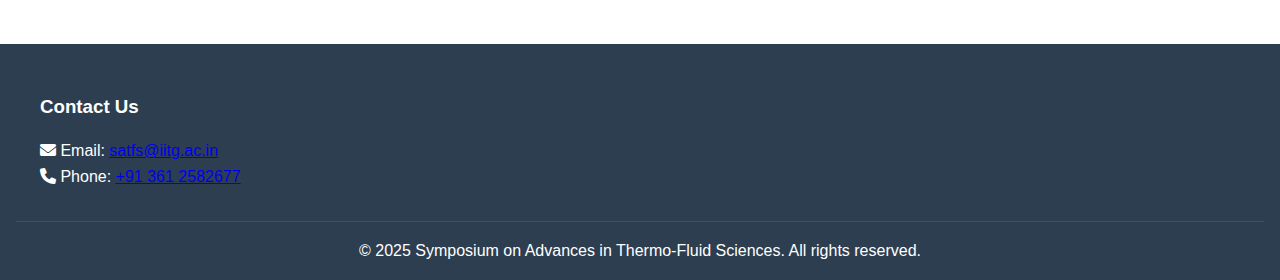
<file: tourism.html>
<!DOCTYPE html>
<html lang="en">
  <head>
    <meta charset="UTF-8" />
    <meta name="viewport" content="width=device-width, initial-scale=1.0" />
    <title>Tourism - ATFS 2025</title>
    <link rel="stylesheet" href="styles.css" />
    <link
      rel="stylesheet"
      href="https://cdnjs.cloudflare.com/ajax/libs/font-awesome/6.0.0/css/all.min.css"
    />
  </head>
  <body>
    <div id="navbar-placeholder"></div>

    <main>
      <section class="tourism-hero">
        <div class="container">
          <h1>Explore Guwahati & Beyond</h1>
          <p>Discover the rich cultural heritage and natural beauty of Assam</p>
        </div>
      </section>

      <section class="tourism-spots">
        <div class="container">
          <h2>Popular Tourist Destinations</h2>
          <div class="spots-grid">
            <div class="spot-card">
              <div class="spot-image">
                <img
                  src="assets/accommodation/kamakhya.jpg"
                  alt="Kamakhya Temple"
                />
              </div>
              <div class="spot-content">
                <h3>Kamakhya Temple</h3>
                <p>
                  One of the most revered temples in India, dedicated to Goddess
                  Kamakhya. Located on the Nilachal Hill, it offers panoramic
                  views of Guwahati.
                </p>
                <ul class="spot-details">
                  <li>
                    <i class="fas fa-clock"></i> Best Time: October to March
                  </li>
                  <li>
                    <i class="fas fa-map-marker-alt"></i> Distance: 8 km from
                    city center
                  </li>
                </ul>
              </div>
            </div>

            <div class="spot-card">
              <div class="spot-image">
                <img
                  src="assets/tourism/kaziranga.jpg"
                  alt="Kaziranga National Park"
                />
              </div>
              <div class="spot-content">
                <h3>Kaziranga National Park</h3>
                <p>
                  A UNESCO World Heritage site known for its one-horned
                  rhinoceros. Experience wildlife safaris and diverse flora and
                  fauna.
                </p>
                <ul class="spot-details">
                  <li>
                    <i class="fas fa-clock"></i> Best Time: November to April
                  </li>
                  <li>
                    <i class="fas fa-map-marker-alt"></i> Distance: 220 km from
                    Guwahati
                  </li>
                </ul>
              </div>
            </div>

            <div class="spot-card">
              <div class="spot-image">
                <img src="assets/tourism/majuli.jpg" alt="Majuli Island" />
              </div>
              <div class="spot-content">
                <h3>Majuli Island</h3>
                <p>
                  The world's largest river island, known for its rich cultural
                  heritage, Satras (monasteries), and traditional Assamese
                  culture.
                </p>
                <ul class="spot-details">
                  <li>
                    <i class="fas fa-clock"></i> Best Time: October to March
                  </li>
                  <li>
                    <i class="fas fa-map-marker-alt"></i> Distance: 350 km from
                    Guwahati
                  </li>
                </ul>
              </div>
            </div>

            <div class="spot-card">
              <div class="spot-image">
                <img
                  src="assets/accommodation/pobitora.jpg"
                  alt="Pobitora Wildlife Sanctuary"
                />
              </div>
              <div class="spot-content">
                <h3>Pobitora Wildlife Sanctuary</h3>
                <p>
                  Known for having the highest density of one-horned rhinoceros
                  in the world. A compact sanctuary offering excellent wildlife
                  viewing opportunities.
                </p>
                <ul class="spot-details">
                  <li>
                    <i class="fas fa-clock"></i> Best Time: November to March
                  </li>
                  <li>
                    <i class="fas fa-map-marker-alt"></i> Distance: 50 km from
                    Guwahati
                  </li>
                </ul>
              </div>
            </div>

            <div class="spot-card">
              <div class="spot-image">
                <img
                  src="assets/tourism/peacock.jpg"
                  alt="Umananda Temple (Peacock Island)"
                />
              </div>
              <div class="spot-content">
                <h3>Umananda Temple (Peacock Island)</h3>
                <p>
                  Located on the smallest inhabited riverine island in the
                  world, home to the famous Golden Langurs. The temple offers
                  peaceful retreat with scenic views of the Brahmaputra River.
                </p>
                <ul class="spot-details">
                  <li>
                    <i class="fas fa-clock"></i> Best Time: November to March
                  </li>
                  <li>
                    <i class="fas fa-map-marker-alt"></i> Distance: 2 km from
                    city center
                  </li>
                </ul>
              </div>
            </div>

            <div class="spot-card">
              <div class="spot-image">
                <img src="assets/tourism/manas.jpg" alt="Manas National Park" />
              </div>
              <div class="spot-content">
                <h3>Manas National Park</h3>
                <p>
                  A UNESCO World Heritage site known for its diverse wildlife,
                  including tigers, elephants, and the rare golden langur.
                </p>
                <ul class="spot-details">
                  <li>
                    <i class="fas fa-clock"></i> Best Time: November to April
                  </li>
                  <li>
                    <i class="fas fa-map-marker-alt"></i> Distance: 150 km from
                    Guwahati
                  </li>
                </ul>
              </div>
            </div>

            <div class="spot-card">
              <div class="spot-image">
                <img src="assets/tourism/sivasagar.jpg" alt="Sivasagar" />
              </div>
              <div class="spot-content">
                <h3>Sivasagar</h3>
                <p>
                  The ancient capital of the Ahom Kingdom, featuring magnificent
                  temples, tanks, and palaces showcasing rich Assamese
                  architecture.
                </p>
                <ul class="spot-details">
                  <li>
                    <i class="fas fa-clock"></i> Best Time: October to March
                  </li>
                  <li>
                    <i class="fas fa-map-marker-alt"></i> Distance: 360 km from
                    Guwahati
                  </li>
                </ul>
              </div>
            </div>

            <div class="spot-card">
              <div class="spot-image">
                <img
                  src="assets/tourism/navagraha.jpg"
                  alt="Navagraha Temple"
                />
              </div>
              <div class="spot-content">
                <h3>Navagraha Temple</h3>
                <p>
                  An ancient temple dedicated to the nine planets, located on
                  Chitrachal Hill. Known for its unique architecture and
                  spiritual significance.
                </p>
                <ul class="spot-details">
                  <li>
                    <i class="fas fa-clock"></i> Best Time: October to March
                  </li>
                  <li>
                    <i class="fas fa-map-marker-alt"></i> Distance: 3 km from
                    city center
                  </li>
                </ul>
              </div>
            </div>

            <div class="spot-card">
              <div class="spot-image">
                <img src="assets/tourism/balaji.jpg" alt="Balaji Temple" />
              </div>
              <div class="spot-content">
                <h3>Balaji Temple</h3>
                <p>
                  A beautiful temple dedicated to Lord Venkateswara, featuring
                  South Indian architecture. The temple complex includes a
                  meditation hall and gardens.
                </p>
                <ul class="spot-details">
                  <li><i class="fas fa-clock"></i> Best Time: Year-round</li>
                  <li>
                    <i class="fas fa-map-marker-alt"></i> Distance: 5 km from
                    city center
                  </li>
                </ul>
              </div>
            </div>
          </div>
        </div>
      </section>

      <section class="travel-tips">
        <div class="container">
          <h2>Travel Tips</h2>
          <div class="tips-grid">
            <div class="tip-card">
              <i class="fas fa-calendar-alt"></i>
              <h3>Best Time to Visit</h3>
              <p>
                October to March is the ideal time to visit Guwahati and
                surrounding areas, with pleasant weather and clear skies.
              </p>
            </div>
            <div class="tip-card">
              <i class="fas fa-car"></i>
              <h3>Transportation</h3>
              <p>
                Auto-rickshaws, taxis, and app-based cabs are readily available.
                For longer distances, consider hiring a car or joining a tour.
              </p>
            </div>
            <div class="tip-card">
              <i class="fas fa-utensils"></i>
              <h3>Local Cuisine</h3>
              <p>
                Don't miss trying authentic Assamese dishes like Masor Tenga,
                Khar, and various rice-based preparations.
              </p>
            </div>
          </div>
        </div>
      </section>
    </main>

    <div id="footer-placeholder"></div>

    <script src="components.js"></script>
  </body>
</html>
</file>
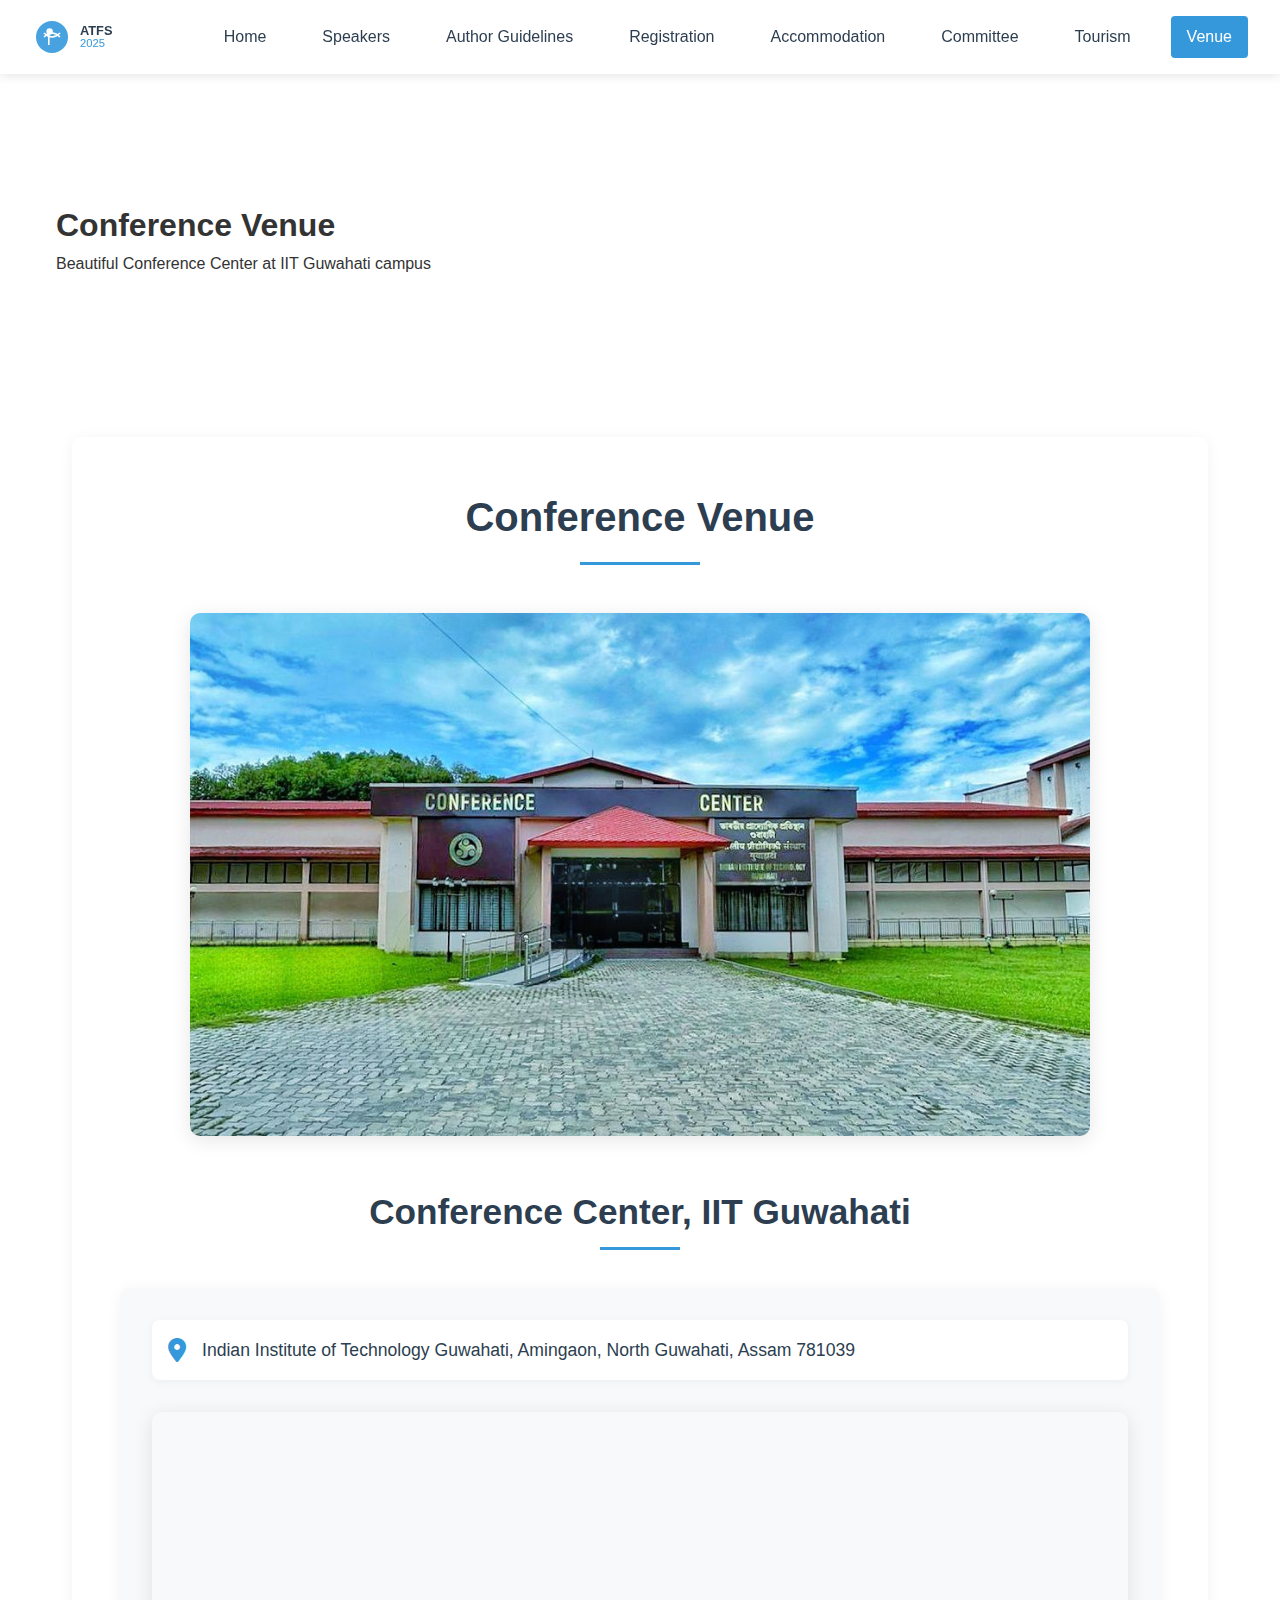
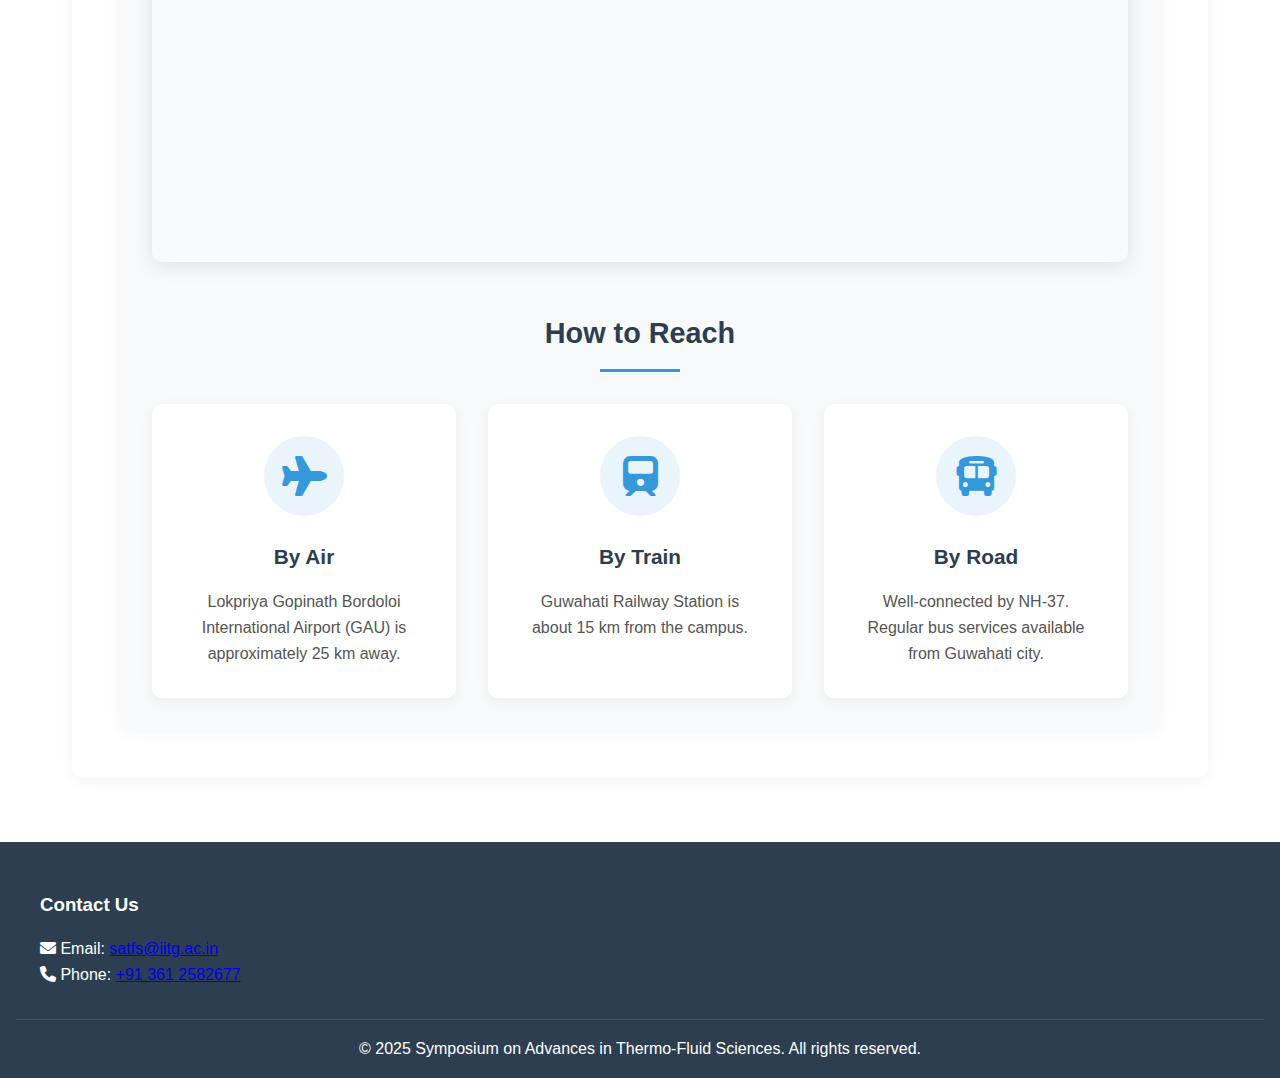
<file: venue.html>
<!DOCTYPE html>
<html lang="en">
  <head>
    <meta charset="UTF-8" />
    <meta name="viewport" content="width=device-width, initial-scale=1.0" />
    <title>Venue - Conference Center, IIT Guwahati</title>
    <link rel="stylesheet" href="styles.css" />
    <link
      rel="stylesheet"
      href="https://cdnjs.cloudflare.com/ajax/libs/font-awesome/6.0.0/css/all.min.css"
    />
  </head>
  <body>
    <div id="navbar-placeholder"></div>

    <section class="page-hero venue-hero">
      <div class="container">
        <h1>Conference Venue</h1>
        <p>Beautiful Conference Center at IIT Guwahati campus</p>
      </div>
    </section>

    <main>
      <section class="venue-section">
        <div class="venue-content">
          <h1>Conference Venue</h1>
          <div class="venue-image-container">
            <img
              src="assets/conference-center.jpg"
              alt="Conference Center, IIT Guwahati"
              class="venue-image"
            />
          </div>
          <div class="venue-name">
            <h2>Conference Center, IIT Guwahati</h2>
          </div>
          <div class="venue-details">
            <p class="venue-address">
              <i class="fas fa-map-marker-alt"></i>
              Indian Institute of Technology Guwahati, Amingaon, North Guwahati,
              Assam 781039
            </p>
            <div class="venue-map-container">
              <iframe
                src="https://www.google.com/maps/embed?pb=!1m18!1m12!1m3!1d20252.87354960736!2d91.67895252198731!3d26.18903441213192!2m3!1f0!2f0!3f0!3m2!1i1024!2i768!4f13.1!3m3!1m2!1s0x375a5ac17d2b58d7%3A0xb853cd7b55039193!2sIIT%20Guwahati%20Conference%20Hall!5e0!3m2!1sen!2sin!4v1744659733902!5m2!1sen!2sin"
                width="100%"
                height="450"
                style="border: 0"
                allowfullscreen=""
                loading="lazy"
                referrerpolicy="no-referrer-when-downgrade"
              >
              </iframe>
            </div>
            <div class="venue-directions">
              <h3>How to Reach</h3>
              <div class="transport-options">
                <div class="transport-option">
                  <i class="fas fa-plane"></i>
                  <h4>By Air</h4>
                  <p>
                    Lokpriya Gopinath Bordoloi International Airport (GAU) is
                    approximately 25 km away.
                  </p>
                </div>
                <div class="transport-option">
                  <i class="fas fa-train"></i>
                  <h4>By Train</h4>
                  <p>
                    Guwahati Railway Station is about 15 km from the campus.
                  </p>
                </div>
                <div class="transport-option">
                  <i class="fas fa-bus"></i>
                  <h4>By Road</h4>
                  <p>
                    Well-connected by NH-37. Regular bus services available from
                    Guwahati city.
                  </p>
                </div>
              </div>
            </div>
          </div>
        </div>
      </section>
    </main>

    <div id="footer-placeholder"></div>

    <script src="script.js"></script>
    <script src="components.js"></script>
  </body>
</html>
</file>
<file: styles.css>
/* Reset and Base Styles */
* {
    margin: 0;
    padding: 0;
    box-sizing: border-box;
}

body {
    font-family: 'Segoe UI', Tahoma, Geneva, Verdana, sans-serif;
    line-height: 1.6;
    color: #333;
    overflow-x: hidden;
    padding-top: 80px; /* Add padding to account for fixed header */
}

/* Logo Styles */
.logo {
    display: flex;
    align-items: center;
    gap: 1rem;
    text-decoration: none;
    transition: transform 0.3s ease;
}

.logo:hover {
    transform: scale(1.05);
}

.logo img {
    height: 40px;
    width: auto;
    transition: all 0.3s ease;
}

.logo span {
    font-size: 1.8rem;
    font-weight: bold;
    color: #2c3e50;
    position: relative;
    padding-left: 1rem;
}

.logo span::before {
    content: '';
    position: absolute;
    left: 0;
    top: 50%;
    transform: translateY(-50%);
    height: 70%;
    width: 2px;
    background-color: #3498db;
    opacity: 0.5;
}

/* Header and Navigation */
header {
    position: fixed;
    top: 0;
    left: 0;
    width: 100%;
    z-index: 1000;
    background-color: #ffffff;
    box-shadow: 0 2px 10px rgba(0, 0, 0, 0.1);
    padding: 1rem 0;
}

nav {
    width: 100%;
    padding: 0 2rem;
    display: flex;
    justify-content: space-between;
    align-items: center;
    max-width: 1400px;
    margin: 0 auto;
}

.logo {
    display: flex;
    align-items: center;
    gap: 1rem;
    text-decoration: none;
    flex-shrink: 0;
}

.logo img {
    height: 40px;
    width: auto;
}

.logo span {
    font-size: 1.5rem;
    font-weight: bold;
    color: #2c3e50;
}

.nav-links {
    display: flex;
    gap: 1.5rem;
    align-items: center;
    margin-left: auto;
}

.nav-links a {
    text-decoration: none;
    color: #2c3e50;
    font-weight: 500;
    padding: 0.5rem 1rem;
    border-radius: 4px;
    transition: all 0.3s ease;
    white-space: nowrap;
}

.nav-links a:hover {
    background-color: #f8f9fa;
    color: #3498db;
}

.nav-links a.active {
    background-color: #3498db;
    color: white;
}

/* Dropdown styles */
.dropdown {
    position: relative;
    display: inline-block;
}

.dropdown-toggle {
    display: flex;
    align-items: center;
    gap: 0.5rem;
    cursor: pointer;
    white-space: nowrap;
}

.dropdown-toggle i {
    font-size: 0.8rem;
    transition: transform 0.3s ease;
}

.dropdown:hover .dropdown-toggle i {
    transform: rotate(180deg);
}

.dropdown-content {
    display: none;
    position: absolute;
    top: 100%;
    right: 0;
    background-color: #ffffff;
    min-width: 200px;
    box-shadow: 0 2px 10px rgba(0, 0, 0, 0.1);
    border-radius: 4px;
    padding: 0.5rem 0;
    z-index: 1001;
}

.dropdown:hover .dropdown-content {
    display: block;
}

.dropdown-content li {
    list-style: none;
}

.dropdown-content a {
    display: block;
    padding: 0.5rem 1rem;
    color: #2c3e50;
    text-decoration: none;
    transition: all 0.3s ease;
}

.dropdown-content a:hover {
    background-color: #f8f9fa;
    color: #3498db;
}

/* Mobile menu toggle */
.menu-toggle {
    display: none;
    cursor: pointer;
    font-size: 1.5rem;
    color: #2c3e50;
    margin-left: 1rem;
}

/* Responsive styles */
@media (max-width: 1024px) {
    .nav-links {
        gap: 1rem;
    }
    
    .nav-links a {
        padding: 0.5rem;
    }
}

@media (max-width: 768px) {
    nav {
        padding: 0 1rem;
    }

    .menu-toggle {
        display: block;
    }
    
    .nav-links {
        display: none;
        position: absolute;
        top: 100%;
        left: 0;
        width: 100%;
        background-color: white;
        padding: 1rem;
        flex-direction: column;
        gap: 1rem;
        box-shadow: 0 2px 10px rgba(0, 0, 0, 0.1);
        margin-left: 0;
    }
    
    .nav-links.active {
        display: flex;
    }
    
    .dropdown {
        width: 100%;
    }
    
    .dropdown-content {
        position: static;
        box-shadow: none;
        display: none;
        padding-left: 1rem;
        width: 100%;
    }
    
    .dropdown.active .dropdown-content {
        display: block;
    }
    
    .dropdown-toggle {
        justify-content: space-between;
        width: 100%;
    }

    .logo img {
        height: 35px;
    }

    .logo span {
        font-size: 1.3rem;
    }
}

@media (max-width: 480px) {
    .logo span {
        font-size: 1.2rem;
    }

    .logo img {
        height: 30px;
    }
}

/* Hero Section */
.hero {
    position: relative;
    width: 100%;
    height: 100vh;
    background: linear-gradient(rgba(0, 0, 0, 0.7), rgba(0, 0, 0, 0.7)),
                url('./assets/iitg.webp') center/cover no-repeat fixed;
    display: flex;
    align-items: center;
    justify-content: center;
    text-align: center;
    color: white;
    padding: 0 1rem;
    padding-top: 80px;
}

.hero-content {
    max-width: 1200px;
    margin: 0 auto;
    padding: 2rem;
    animation: fadeInUp 1s ease;
    margin-top: 80px;
}

@keyframes fadeInUp {
    from {
        opacity: 0;
        transform: translateY(20px);
    }
    to {
        opacity: 1;
        transform: translateY(0);
    }
}

.hero h1 {
    font-size: 3rem;
    margin-bottom: 2rem;
    text-shadow: 2px 2px 4px rgba(0, 0, 0, 0.5);
    line-height: 1.2;
    color: #ffffff;
}

.conference-details {
    margin-bottom: 3rem;
}

.conference-details p {
    font-size: 1.4rem;
    margin: 0.5rem 0;
    text-shadow: 1px 1px 2px rgba(0, 0, 0, 0.5);
}

.countdown-container {
    display: flex;
    justify-content: center;
    gap: 2rem;
    margin: 4rem auto 6rem;
    max-width: 800px;
}

.countdown-item {
    background: rgba(255, 255, 255, 0.1);
    padding: 1.5rem;
    border-radius: 10px;
    min-width: 120px;
    height: 120px;
    display: flex;
    flex-direction: column;
    align-items: center;
    justify-content: center;
    backdrop-filter: blur(5px);
    border: 1px solid rgba(255, 255, 255, 0.2);
    transition: transform 0.3s ease;
}

.countdown-item:hover {
    transform: translateY(-5px);
}

.countdown-number {
    font-size: 2.5rem;
    font-weight: bold;
    margin-bottom: 0.5rem;
    color: #ffffff;
    text-shadow: 1px 1px 2px rgba(0, 0, 0, 0.5);
}

.countdown-label {
    font-size: 1rem;
    text-transform: uppercase;
    color: #bdc3c7;
    text-shadow: 1px 1px 2px rgba(0, 0, 0, 0.5);
}

.cta-button {
    display: inline-block;
    background-color: #3498db;
    color: white;
    padding: 1rem 2.5rem;
    text-decoration: none;
    border-radius: 5px;
    font-weight: bold;
    transition: all 0.3s ease;
    font-size: 1.1rem;
    text-transform: uppercase;
    letter-spacing: 1px;
    box-shadow: 0 4px 6px rgba(0, 0, 0, 0.1);
}

.cta-button:hover {
    background-color: #2980b9;
    transform: translateY(-2px);
    box-shadow: 0 6px 8px rgba(0, 0, 0, 0.15);
}

/* Section Styles */
section {
    padding: 5rem 1rem;
    max-width: 1200px;
    margin: 0 auto;
    padding-top: 120px;
}

h2 {
    text-align: center;
    margin-bottom: 3rem;
    color: #2c3e50;
}

/* About Page Styles */
.about-section {
    padding: 100px 0;
    background-color: #ffffff;
}

.section-header {
    text-align: center;
    margin-bottom: 60px;
}

.section-header h2 {
    font-size: 2.5rem;
    color: #2c3e50;
    margin-bottom: 20px;
    font-weight: 700;
}

.header-underline {
    width: 80px;
    height: 4px;
    background: linear-gradient(to right, #3498db, #2980b9);
    margin: 0 auto;
    border-radius: 2px;
}

.about-grid {
    display: grid;
    grid-template-columns: 1.5fr 1fr;
    gap: 40px;
    align-items: start;
}

.about-content {
    display: flex;
    flex-direction: column;
    gap: 40px;
}

.about-text {
    color: #555;
    line-height: 1.8;
}

.highlight-text {
    font-size: 1.3rem;
    color: #2c3e50;
    font-weight: 500;
    margin-bottom: 20px;
    line-height: 1.6;
}

.key-highlights {
    background: #f8f9fa;
    padding: 30px;
    border-radius: 15px;
    box-shadow: 0 4px 15px rgba(0, 0, 0, 0.05);
}

.key-highlights h3 {
    font-size: 1.8rem;
    color: #2c3e50;
    margin-bottom: 25px;
    text-align: center;
}

.highlights-grid {
    display: grid;
    grid-template-columns: repeat(2, 1fr);
    gap: 25px;
}

.highlight-item {
    text-align: center;
    padding: 20px;
    background: white;
    border-radius: 12px;
    transition: transform 0.3s ease, box-shadow 0.3s ease;
}

.highlight-item:hover {
    transform: translateY(-5px);
    box-shadow: 0 6px 20px rgba(0, 0, 0, 0.1);
}

.highlight-item i {
    font-size: 2rem;
    color: #3498db;
    margin-bottom: 15px;
}

.highlight-item h4 {
    font-size: 1.2rem;
    color: #2c3e50;
    margin-bottom: 10px;
}

.highlight-item p {
    font-size: 0.95rem;
    color: #666;
}

.event-details-card {
    background: white;
    border-radius: 15px;
    box-shadow: 0 4px 20px rgba(0, 0, 0, 0.08);
    overflow: hidden;
    position: sticky;
    top: 100px;
}

.card-header {
    background: linear-gradient(135deg, #3498db, #2980b9);
    padding: 25px;
    text-align: center;
}

.card-header h3 {
    color: white;
    font-size: 1.8rem;
    margin: 0;
}

.card-content {
    padding: 30px;
}

.detail-item {
    display: flex;
    align-items: flex-start;
    gap: 20px;
    padding: 20px 0;
    border-bottom: 1px solid #eee;
}

.detail-item:last-child {
    border-bottom: none;
}

.detail-item i {
    font-size: 1.5rem;
    color: #3498db;
    flex-shrink: 0;
}

.detail-text h4 {
    font-size: 1.1rem;
    color: #2c3e50;
    margin-bottom: 5px;
}

.detail-text p {
    color: #666;
    margin: 0;
    line-height: 1.4;
}

/* Responsive Styles for About Section */
@media (max-width: 1200px) {
    .about-section {
        padding: 80px 0;
    }

    .section-header h2 {
        font-size: 2.2rem;
    }

    .highlight-text {
        font-size: 1.2rem;
    }
}

@media (max-width: 992px) {
    .about-grid {
        grid-template-columns: 1fr;
        gap: 40px;
    }

    .event-details-card {
        position: static;
        max-width: 600px;
        margin: 0 auto;
    }

    .highlights-grid {
        gap: 20px;
    }
}

@media (max-width: 768px) {
    .about-section {
        padding: 60px 0;
    }

    .section-header h2 {
        font-size: 2rem;
    }

    .highlights-grid {
        grid-template-columns: 1fr;
    }

    .highlight-item {
        padding: 15px;
    }

    .card-header {
        padding: 20px;
    }

    .card-header h3 {
        font-size: 1.6rem;
    }

    .detail-item {
        padding: 15px 0;
    }
}

@media (max-width: 480px) {
    .about-section {
        padding: 40px 0;
    }

    .section-header h2 {
        font-size: 1.8rem;
    }

    .highlight-text {
        font-size: 1.1rem;
    }

    .key-highlights {
        padding: 20px;
    }

    .key-highlights h3 {
        font-size: 1.6rem;
    }

    .card-content {
        padding: 20px;
    }
}

.technical-tracks {
    margin-top: 4rem;
}

.technical-tracks h2 {
    font-size: 2rem;
    color: #2c3e50;
    margin-bottom: 2rem;
    text-align: center;
}

.tracks-list {
    display: grid;
    grid-template-columns: repeat(auto-fit, minmax(250px, 1fr));
    gap: 2rem;
    padding: 1rem;
}

.track-item {
    background: #f8f9fa;
    padding: 1.5rem;
    border-radius: 8px;
    display: flex;
    align-items: center;
    gap: 1rem;
    transition: transform 0.3s ease, box-shadow 0.3s ease;
}

.track-item:hover {
    transform: translateY(-5px);
    box-shadow: 0 5px 15px rgba(0, 0, 0, 0.1);
}

.track-item i {
    font-size: 1.5rem;
    color: #3498db;
    width: 40px;
    height: 40px;
    display: flex;
    align-items: center;
    justify-content: center;
    background: rgba(52, 152, 219, 0.1);
    border-radius: 50%;
}

.track-item span {
    font-size: 1.1rem;
    color: #2c3e50;
    font-weight: 500;
}

@media (max-width: 768px) {
    .about-section {
        padding: 100px 1rem 2rem;
    }

    .about-content {
        padding: 2rem;
    }

    .about-content h1 {
        font-size: 2rem;
    }

    .technical-tracks h2 {
        font-size: 1.8rem;
    }

    .tracks-list {
        grid-template-columns: 1fr;
    }
}

/* Schedule Section */
.schedule-grid {
    display: grid;
    grid-template-columns: repeat(auto-fit, minmax(300px, 1fr));
    gap: 1.5rem;
}

.schedule-item {
    background-color: #f8f9fa;
    padding: 1.5rem;
    border-radius: 5px;
    box-shadow: 0 2px 5px rgba(0,0,0,0.1);
}

.schedule-item h3 {
    color: #3498db;
    margin-bottom: 0.5rem;
}

/* Speakers Section */
.speakers-grid {
    display: grid;
    grid-template-columns: repeat(auto-fit, minmax(250px, 1fr));
    gap: 2rem;
}

.speaker-card {
    text-align: center;
    background-color: #f8f9fa;
    padding: 1.5rem;
    border-radius: 5px;
    box-shadow: 0 2px 5px rgba(0,0,0,0.1);
}

.speaker-card img {
    width: 150px;
    height: 150px;
    border-radius: 50%;
    margin-bottom: 1rem;
}

/* Registration Page Styles */
.registration-section {
    padding: 80px 2rem 4rem;
    max-width: 1200px;
    margin: 0 auto;
}

.registration-content {
    background: #ffffff;
    border-radius: 10px;
    padding: 3rem;
    box-shadow: 0 2px 15px rgba(0, 0, 0, 0.05);
}

.registration-content h1 {
    font-size: 2.5rem;
    color: #2c3e50;
    margin-bottom: 3rem;
    text-align: center;
    position: relative;
    padding-bottom: 1rem;
    font-weight: 700;
}

.registration-content h1::after {
    content: '';
    position: absolute;
    bottom: 0;
    left: 50%;
    transform: translateX(-50%);
    width: 120px;
    height: 3px;
    background-color: #3498db;
}

.registration-status {
    text-align: center;
    padding: 3rem 2rem;
    background: #f8f9fa;
    border-radius: 10px;
    margin-bottom: 3rem;
    border: 1px solid rgba(52, 152, 219, 0.1);
}

.status-icon {
    font-size: 3rem;
    color: #3498db;
    margin-bottom: 1.5rem;
    animation: pulse 2s infinite;
}

@keyframes pulse {
    0% {
        transform: scale(1);
    }
    50% {
        transform: scale(1.1);
    }
    100% {
        transform: scale(1);
    }
}

.registration-status h2 {
    font-size: 1.8rem;
    color: #2c3e50;
    margin-bottom: 1rem;
    font-weight: 600;
}

.status-message {
    font-size: 1.2rem;
    color: #555;
    max-width: 800px;
    margin: 0 auto;
    line-height: 1.6;
}

.registration-info {
    margin-bottom: 3rem;
}

.registration-info h3 {
    font-size: 1.8rem;
    color: #2c3e50;
    margin-bottom: 2rem;
    text-align: center;
    font-weight: 600;
}

.info-grid {
    display: grid;
    grid-template-columns: repeat(auto-fit, minmax(250px, 1fr));
    gap: 2rem;
}

.info-card {
    background: #ffffff;
    border-radius: 10px;
    padding: 2rem;
    text-align: center;
    box-shadow: 0 4px 15px rgba(0, 0, 0, 0.05);
    transition: transform 0.3s ease, box-shadow 0.3s ease;
    border: 1px solid rgba(52, 152, 219, 0.1);
}

.info-card:hover {
    transform: translateY(-5px);
    box-shadow: 0 8px 25px rgba(0, 0, 0, 0.1);
}

.info-icon {
    font-size: 2.5rem;
    color: #3498db;
    margin-bottom: 1.5rem;
    height: 80px;
    width: 80px;
    background: rgba(52, 152, 219, 0.1);
    border-radius: 50%;
    display: flex;
    align-items: center;
    justify-content: center;
    margin-left: auto;
    margin-right: auto;
}

.info-card h4 {
    font-size: 1.3rem;
    color: #2c3e50;
    margin-bottom: 1rem;
    font-weight: 600;
}

.info-card p {
    font-size: 1rem;
    color: #555;
    line-height: 1.6;
}

.registration-notification {
    background: #f8f9fa;
    border-radius: 10px;
    padding: 2.5rem;
    text-align: center;
    margin-bottom: 3rem;
    border: 1px solid rgba(52, 152, 219, 0.1);
}

.registration-notification h3 {
    font-size: 1.8rem;
    color: #2c3e50;
    margin-bottom: 1rem;
    font-weight: 600;
}

.registration-notification p {
    font-size: 1.1rem;
    color: #555;
    max-width: 800px;
    margin: 0 auto 1.5rem;
    line-height: 1.6;
}

.notification-options {
    display: flex;
    flex-direction: column;
    align-items: center;
    gap: 1.5rem;
}

.notification-btn {
    display: inline-flex;
    align-items: center;
    gap: 0.5rem;
    background: #3498db;
    color: white;
    padding: 0.8rem 1.5rem;
    border-radius: 5px;
    text-decoration: none;
    font-weight: 500;
    transition: background 0.3s ease;
}

.notification-btn:hover {
    background: #2980b9;
}

.registration-contact {
    text-align: center;
    padding: 2.5rem;
    background: #ffffff;
    border-radius: 10px;
    box-shadow: 0 4px 15px rgba(0, 0, 0, 0.05);
    border: 1px solid rgba(52, 152, 219, 0.1);
}

.registration-contact h3 {
    font-size: 1.8rem;
    color: #2c3e50;
    margin-bottom: 1rem;
    font-weight: 600;
}

.registration-contact p {
    font-size: 1.1rem;
    color: #555;
    margin-bottom: 1.5rem;
}

.contact-info {
    display: flex;
    flex-direction: column;
    gap: 0.8rem;
    align-items: center;
}

.contact-info p {
    display: flex;
    align-items: center;
    gap: 0.5rem;
    font-size: 1.1rem;
    color: #2c3e50;
    margin: 0;
}

.contact-info i {
    color: #3498db;
}

/* Responsive styles for registration page */
@media (max-width: 1024px) {
    .info-grid {
        grid-template-columns: repeat(2, 1fr);
    }
}

@media (max-width: 768px) {
    .registration-section {
        padding: 100px 1rem 2rem;
    }

    .registration-content {
        padding: 2rem;
    }

    .registration-content h1 {
        font-size: 2rem;
    }

    .registration-status {
        padding: 2rem 1.5rem;
    }

    .status-icon {
        font-size: 2.5rem;
    }

    .registration-status h2 {
        font-size: 1.5rem;
    }

    .info-grid {
        grid-template-columns: 1fr;
    }

    .registration-notification {
        padding: 2rem;
    }
}

@media (max-width: 480px) {
    .registration-content h1 {
        font-size: 1.8rem;
    }

    .status-icon {
        font-size: 2rem;
    }

    .registration-status h2 {
        font-size: 1.3rem;
    }

    .status-message {
        font-size: 1rem;
    }

    .info-card {
        padding: 1.5rem;
    }

    .info-icon {
        font-size: 2rem;
        height: 60px;
        width: 60px;
    }

    .info-card h4 {
        font-size: 1.2rem;
    }
}

/* Footer */
footer {
    background-color: #2c3e50;
    color: white;
    padding: 3rem 1rem 1rem;
}

.footer-content {
    max-width: 1200px;
    margin: 0 auto;
    display: grid;
    grid-template-columns: repeat(auto-fit, minmax(250px, 1fr));
    gap: 2rem;
}

.footer-section h3 {
    margin-bottom: 1rem;
}

.social-links {
    display: flex;
    gap: 1rem;
}

.social-links a {
    color: white;
    text-decoration: none;
}

.footer-bottom {
    text-align: center;
    margin-top: 2rem;
    padding-top: 1rem;
    border-top: 1px solid rgba(255,255,255,0.1);
}

/* Important Dates Section */
.dates-section {
    padding: 8rem 2rem 4rem;
    max-width: 1200px;
    margin: 0 auto;
    background-color: #f8f9fa;
    min-height: 100vh;
    padding-top: 120px;
}

.section-header {
    text-align: center;
    margin-bottom: 4rem;
}

.section-header h1 {
    font-size: 2.5rem;
    color: #2c3e50;
    margin-bottom: 1rem;
    position: relative;
    display: inline-block;
}

.section-header h1::after {
    content: '';
    position: absolute;
    bottom: -10px;
    left: 50%;
    transform: translateX(-50%);
    width: 80px;
    height: 3px;
    background-color: #3498db;
}

.section-header .subtitle {
    color: #7f8c8d;
    font-size: 1.2rem;
}

/* Timeline Styles */
.timeline {
    position: relative;
    max-width: 800px;
    margin: 0 auto;
    padding: 2rem 0;
}

.timeline::before {
    content: '';
    position: absolute;
    top: 0;
    left: 50%;
    transform: translateX(-50%);
    width: 2px;
    height: 100%;
    background-color: #3498db;
    opacity: 0.3;
}

.timeline-item {
    position: relative;
    margin-bottom: 3rem;
    width: 100%;
}

.timeline-item:last-child {
    margin-bottom: 0;
}

.timeline-content {
    position: relative;
    width: 45%;
    padding: 1.5rem;
    background-color: white;
    border-radius: 10px;
    box-shadow: 0 3px 10px rgba(0, 0, 0, 0.1);
    transition: transform 0.3s ease, box-shadow 0.3s ease;
}

.timeline-item:nth-child(odd) .timeline-content {
    margin-left: auto;
}

.timeline-item:nth-child(even) .timeline-content {
    margin-right: auto;
}

.timeline-content:hover {
    transform: translateY(-5px);
    box-shadow: 0 5px 15px rgba(0, 0, 0, 0.2);
}

.timeline-item::before {
    content: '';
    position: absolute;
    top: 0;
    left: 50%;
    transform: translateX(-50%);
    width: 20px;
    height: 20px;
    border-radius: 50%;
    background-color: #3498db;
    z-index: 1;
}

.timeline-item.highlight::before {
    background-color: #e74c3c;
    width: 25px;
    height: 25px;
    box-shadow: 0 0 0 5px rgba(231, 76, 60, 0.2);
}

.date {
    position: absolute;
    top: 50%;
    transform: translateY(-50%);
    width: 120px;
    text-align: center;
    background-color: #3498db;
    color: white;
    padding: 0.5rem;
    border-radius: 5px;
    font-weight: bold;
}

.timeline-item:nth-child(odd) .date {
    left: -140px;
}

.timeline-item:nth-child(even) .date {
    right: -140px;
}

.date .day {
    font-size: 1.5rem;
    display: block;
}

.date .month {
    font-size: 0.9rem;
    text-transform: uppercase;
    letter-spacing: 1px;
}

.date .year {
    font-size: 0.8rem;
    opacity: 0.8;
}

.event h3 {
    color: #2c3e50;
    margin-bottom: 0.5rem;
    font-size: 1.2rem;
}

.event p {
    color: #7f8c8d;
    font-size: 0.9rem;
    line-height: 1.4;
}

.timeline-item.highlight .event h3 {
    color: #e74c3c;
}

/* Responsive Timeline */
@media (max-width: 768px) {
    .timeline::before {
        left: 30px;
    }

    .timeline-item::before {
        left: 30px;
    }

    .timeline-content {
        width: calc(100% - 80px);
        margin-left: 80px !important;
    }

    .date {
        left: -140px !important;
        right: auto !important;
    }

    .section-header h1 {
        font-size: 2rem;
    }
}

@media (max-width: 480px) {
    .dates-section {
        padding: 6rem 1rem 3rem;
    }

    .timeline-content {
        padding: 1rem;
    }

    .date {
        width: 100px;
        padding: 0.3rem;
    }

    .date .day {
        font-size: 1.2rem;
    }

    .date .month {
        font-size: 0.8rem;
    }

    .event h3 {
        font-size: 1.1rem;
    }
}

.date-display {
    display: flex;
    flex-direction: column;
    align-items: center;
    margin: 2rem 0;
    color: #ffffff;
}

.date-display .month {
    font-size: 2.5rem;
    font-weight: 300;
    text-transform: uppercase;
    letter-spacing: 0.2rem;
    color: #3498db;
    text-shadow: 1px 1px 2px rgba(0, 0, 0, 0.5);
}

.date-display .day {
    font-size: 4rem;
    font-weight: 700;
    line-height: 1;
    margin: 0.5rem 0;
    color: #ffffff;
    text-shadow: 2px 2px 4px rgba(0, 0, 0, 0.5);
}

.date-display .year {
    font-size: 2rem;
    font-weight: 300;
    color: #bdc3c7;
    text-shadow: 1px 1px 2px rgba(0, 0, 0, 0.5);
}

@media (max-width: 768px) {
    .date-display .month {
        font-size: 2rem;
    }
    
    .date-display .day {
        font-size: 3rem;
    }
    
    .date-display .year {
        font-size: 1.5rem;
    }
}

/* Schedule Page Styles */
.schedule-section {
    padding: 120px 2rem 4rem;
    max-width: 1200px;
    margin: 0 auto;
}

.schedule-content {
    background: #ffffff;
    border-radius: 10px;
    padding: 3rem;
    box-shadow: 0 2px 15px rgba(0, 0, 0, 0.05);
    text-align: center;
}

.schedule-content h1 {
    font-size: 2.5rem;
    color: #2c3e50;
    margin-bottom: 2rem;
}

.coming-soon-container {
    max-width: 600px;
    margin: 0 auto;
    padding: 2rem;
}

.coming-soon-container i.fa-calendar-alt {
    font-size: 4rem;
    color: #3498db;
    margin-bottom: 1.5rem;
    opacity: 0.8;
}

.coming-soon-container h2 {
    font-size: 2rem;
    color: #2c3e50;
    margin-bottom: 1rem;
}

.coming-soon-container p {
    font-size: 1.1rem;
    color: #555;
    line-height: 1.6;
    margin-bottom: 2rem;
}

.schedule-info {
    display: flex;
    justify-content: center;
    gap: 2rem;
    margin-top: 2rem;
}

.info-item {
    display: flex;
    align-items: center;
    gap: 0.5rem;
    padding: 1rem;
    background: #f8f9fa;
    border-radius: 8px;
    transition: transform 0.3s ease;
}

.info-item:hover {
    transform: translateY(-5px);
}

.info-item i {
    font-size: 1.2rem;
    color: #3498db;
}

.info-item span {
    font-size: 1rem;
    color: #2c3e50;
    font-weight: 500;
}

@media (max-width: 768px) {
    .schedule-section {
        padding: 100px 1rem 2rem;
    }

    .schedule-content {
        padding: 2rem;
    }

    .schedule-content h1 {
        font-size: 2rem;
    }

    .coming-soon-container h2 {
        font-size: 1.8rem;
    }

    .schedule-info {
        flex-direction: column;
        gap: 1rem;
    }
}

/* Authors Page Styles */
.authors-section {
    padding: 120px 2rem 4rem;
    max-width: 1200px;
    margin: 0 auto;
}

.authors-content {
    background: #ffffff;
    border-radius: 10px;
    padding: 3rem;
    box-shadow: 0 2px 15px rgba(0, 0, 0, 0.05);
}

.authors-content h1 {
    font-size: 2.5rem;
    color: #2c3e50;
    margin-bottom: 2rem;
    text-align: center;
}

.authors-intro {
    max-width: 800px;
    margin: 0 auto 3rem;
    line-height: 1.8;
}

.authors-intro p {
    font-size: 1.1rem;
    color: #555;
    text-align: justify;
}

.presentation-types {
    margin-bottom: 3rem;
}

.presentation-types h2 {
    font-size: 2rem;
    color: #2c3e50;
    margin-bottom: 2rem;
    text-align: center;
}

.presentation-cards {
    display: grid;
    grid-template-columns: repeat(auto-fit, minmax(300px, 1fr));
    gap: 2rem;
    margin-top: 1.5rem;
}

.presentation-card {
    background: #f8f9fa;
    border-radius: 10px;
    padding: 2rem;
    box-shadow: 0 4px 10px rgba(0, 0, 0, 0.05);
    transition: transform 0.3s ease, box-shadow 0.3s ease;
    text-align: center;
}

.presentation-card.highlight {
    background: #e8f4fc;
    border: 1px solid #d1e9f9;
    transform: scale(1.03);
}

.presentation-card:hover {
    transform: translateY(-10px);
    box-shadow: 0 10px 20px rgba(0, 0, 0, 0.1);
}

.presentation-card.highlight:hover {
    transform: translateY(-10px) scale(1.03);
}

.card-icon {
    font-size: 2.5rem;
    color: #3498db;
    margin-bottom: 1.5rem;
}

.presentation-card h3 {
    font-size: 1.5rem;
    color: #2c3e50;
    margin-bottom: 1rem;
}

.presentation-card p {
    font-size: 1rem;
    color: #555;
    line-height: 1.6;
}

.poster-guidelines {
    margin-bottom: 3rem;
    background: #f8f9fa;
    border-radius: 10px;
    padding: 2rem;
}

.poster-guidelines h2 {
    font-size: 2rem;
    color: #2c3e50;
    margin-bottom: 2rem;
    text-align: center;
}

.guidelines-content {
    display: grid;
    grid-template-columns: repeat(auto-fit, minmax(250px, 1fr));
    gap: 2rem;
}

.guideline-item {
    display: flex;
    align-items: flex-start;
    gap: 1rem;
    padding: 1.5rem;
    background: white;
    border-radius: 8px;
    box-shadow: 0 2px 10px rgba(0, 0, 0, 0.05);
    transition: transform 0.3s ease;
}

.guideline-item:hover {
    transform: translateY(-5px);
}

.guideline-item i {
    font-size: 1.5rem;
    color: #3498db;
    background: rgba(52, 152, 219, 0.1);
    width: 50px;
    height: 50px;
    display: flex;
    align-items: center;
    justify-content: center;
    border-radius: 50%;
    flex-shrink: 0;
}

.guideline-text h3 {
    font-size: 1.2rem;
    color: #2c3e50;
    margin-bottom: 0.5rem;
}

.guideline-text p {
    font-size: 1rem;
    color: #555;
    line-height: 1.6;
}

.submission-process {
    margin-bottom: 3rem;
}

.submission-process h2 {
    font-size: 2rem;
    color: #2c3e50;
    margin-bottom: 2rem;
    text-align: center;
}

.process-steps {
    display: flex;
    flex-direction: column;
    gap: 1.5rem;
    max-width: 800px;
    margin: 0 auto;
}

.step {
    display: flex;
    align-items: flex-start;
    gap: 1.5rem;
    padding: 1.5rem;
    background: #f8f9fa;
    border-radius: 10px;
    box-shadow: 0 2px 10px rgba(0, 0, 0, 0.05);
    transition: transform 0.3s ease;
}

.step:hover {
    transform: translateX(10px);
}

.step-number {
    background: #3498db;
    color: white;
    width: 40px;
    height: 40px;
    border-radius: 50%;
    display: flex;
    align-items: center;
    justify-content: center;
    font-size: 1.2rem;
    font-weight: bold;
    flex-shrink: 0;
}

.step-content h3 {
    font-size: 1.3rem;
    color: #2c3e50;
    margin-bottom: 0.5rem;
}

.step-content p {
    font-size: 1rem;
    color: #555;
    line-height: 1.6;
}

.important-dates {
    margin-bottom: 3rem;
    background: #f8f9fa;
    border-radius: 10px;
    padding: 2rem;
}

.important-dates h2 {
    font-size: 2rem;
    color: #2c3e50;
    margin-bottom: 2rem;
    text-align: center;
}

.dates-list {
    display: flex;
    flex-direction: column;
    gap: 1rem;
    max-width: 600px;
    margin: 0 auto;
}

.date-item {
    display: flex;
    justify-content: space-between;
    align-items: center;
    padding: 1rem 1.5rem;
    background: white;
    border-radius: 8px;
    box-shadow: 0 2px 10px rgba(0, 0, 0, 0.05);
    transition: transform 0.3s ease;
}

.date-item:hover {
    transform: translateX(-5px);
}

.date-label {
    font-size: 1.1rem;
    color: #2c3e50;
    font-weight: 500;
}

.date-value {
    font-size: 1.1rem;
    color: #3498db;
    font-weight: 600;
}

.contact-authors {
    text-align: center;
    margin-top: 3rem;
    padding: 2rem;
    background: #f8f9fa;
    border-radius: 10px;
}

.contact-authors h2 {
    font-size: 2rem;
    color: #2c3e50;
    margin-bottom: 1rem;
}

.contact-authors p {
    font-size: 1.1rem;
    color: #555;
    margin-bottom: 1.5rem;
}

.contact-info {
    display: inline-block;
    padding: 1rem 2rem;
    background: white;
    border-radius: 8px;
    box-shadow: 0 2px 10px rgba(0, 0, 0, 0.05);
}

.contact-info p {
    margin: 0;
    font-size: 1.1rem;
    color: #2c3e50;
    display: flex;
    align-items: center;
    gap: 0.5rem;
}

.contact-info i {
    color: #3498db;
}

@media (max-width: 768px) {
    .authors-section {
        padding: 100px 1rem 2rem;
    }

    .authors-content {
        padding: 2rem;
    }

    .authors-content h1 {
        font-size: 2rem;
    }

    .presentation-types h2,
    .poster-guidelines h2,
    .submission-process h2,
    .important-dates h2,
    .contact-authors h2 {
        font-size: 1.8rem;
    }

    .presentation-cards {
        grid-template-columns: 1fr;
    }

    .guidelines-content {
        grid-template-columns: 1fr;
    }

    .step {
        flex-direction: column;
        align-items: flex-start;
    }

    .date-item {
        flex-direction: column;
        align-items: flex-start;
        gap: 0.5rem;
    }
}

/* Committee Page Styles */
.committee-section {
    padding: 80px 2rem 4rem;
    max-width: 1200px;
    margin: 0 auto;
}

.committee-content {
    background: #ffffff;
    border-radius: 10px;
    padding: 3rem;
    box-shadow: 0 2px 15px rgba(0, 0, 0, 0.05);
}

.committee-content h1 {
    font-size: 2.5rem;
    color: #2c3e50;
    margin-bottom: 3rem;
    text-align: center;
    position: relative;
    padding-bottom: 1rem;
    font-weight: 700;
}

.committee-content h1::after {
    content: '';
    position: absolute;
    bottom: 0;
    left: 50%;
    transform: translateX(-50%);
    width: 120px;
    height: 3px;
    background-color: #3498db;
}

.committee-grid {
    display: grid;
    grid-template-columns: repeat(2, 1fr);
    gap: 2.5rem;
    margin-top: 2rem;
    max-width: 1000px;
    margin-left: auto;
    margin-right: auto;
}

.committee-member {
    background: #ffffff;
    border-radius: 12px;
    padding: 2.5rem;
    text-align: center;
    transition: transform 0.3s ease, box-shadow 0.3s ease;
    position: relative;
    overflow: hidden;
    display: flex;
    flex-direction: column;
    align-items: center;
    gap: 1.5rem;
    border: 1px solid rgba(52, 152, 219, 0.1);
    box-shadow: 0 4px 15px rgba(0, 0, 0, 0.05);
}

.member-image {
    width: 180px;
    height: 180px;
    border-radius: 50%;
    overflow: hidden;
    border: 4px solid #3498db;
    box-shadow: 0 4px 10px rgba(0, 0, 0, 0.1);
    transition: transform 0.3s ease, box-shadow 0.3s ease;
    position: relative;
}

.member-image::after {
    content: '';
    position: absolute;
    top: 0;
    left: 0;
    right: 0;
    bottom: 0;
    border-radius: 50%;
    box-shadow: inset 0 0 20px rgba(0, 0, 0, 0.1);
    pointer-events: none;
}

.member-image img {
    width: 100%;
    height: 100%;
    object-fit: cover;
    transition: transform 0.3s ease;
}

.committee-member:hover {
    transform: translateY(-5px);
    box-shadow: 0 8px 25px rgba(0, 0, 0, 0.1);
}

.committee-member:hover .member-image {
    transform: scale(1.05);
    box-shadow: 0 6px 15px rgba(0, 0, 0, 0.15);
}

.committee-member:hover .member-image img {
    transform: scale(1.1);
}

.member-info {
    flex: 1;
    display: flex;
    flex-direction: column;
    gap: 0.5rem;
    width: 100%;
}

.member-info h2 {
    color: #3498db;
    font-size: 1.1rem;
    margin-bottom: 0.5rem;
    text-transform: uppercase;
    letter-spacing: 1.5px;
    font-weight: 600;
}

.member-info h3 {
    color: #2c3e50;
    font-size: 1.4rem;
    margin-bottom: 0.5rem;
    font-weight: 600;
    line-height: 1.3;
}

.member-info .designation {
    color: #7f8c8d;
    font-size: 1.1rem;
    margin-bottom: 0.5rem;
    font-weight: 500;
}

.member-info .institution {
    color: #34495e;
    font-size: 1rem;
    line-height: 1.4;
    font-weight: 400;
}

/* Responsive styles for committee page */
@media (max-width: 1024px) {
    .committee-grid {
        gap: 2rem;
        padding: 0 1rem;
    }
    
    .committee-member {
        padding: 2rem;
    }
}

@media (max-width: 768px) {
    .committee-section {
        padding: 100px 1rem 2rem;
    }

    .committee-content {
        padding: 2rem;
    }

    .committee-content h1 {
        font-size: 2rem;
    }

    .committee-grid {
        grid-template-columns: 1fr;
        gap: 2rem;
        max-width: 500px;
    }

    .member-info h3 {
        font-size: 1.3rem;
    }

    .member-image {
        width: 160px;
        height: 160px;
    }
}

@media (max-width: 480px) {
    .committee-content h1 {
        font-size: 1.8rem;
    }

    .member-info h2 {
        font-size: 1rem;
    }

    .member-info h3 {
        font-size: 1.2rem;
    }

    .member-image {
        width: 140px;
        height: 140px;
    }
    
    .committee-member {
        padding: 1.5rem;
    }
}

/* Venue Page Styles */
.venue-section {
    padding: 80px 2rem 4rem;
    max-width: 1200px;
    margin: 0 auto;
}

.venue-content {
    background: #ffffff;
    border-radius: 10px;
    padding: 3rem;
    box-shadow: 0 2px 15px rgba(0, 0, 0, 0.05);
    text-align: center;
}

.venue-content h1 {
    font-size: 2.5rem;
    color: #2c3e50;
    margin-bottom: 3rem;
    text-align: center;
    position: relative;
    padding-bottom: 1rem;
    font-weight: 700;
}

.venue-content h1::after {
    content: '';
    position: absolute;
    bottom: 0;
    left: 50%;
    transform: translateX(-50%);
    width: 120px;
    height: 3px;
    background-color: #3498db;
}

.venue-image-container {
    margin: 0 auto 3rem;
    max-width: 900px;
    border-radius: 10px;
    overflow: hidden;
    box-shadow: 0 4px 20px rgba(0, 0, 0, 0.1);
}

.venue-image {
    width: 100%;
    height: auto;
    display: block;
    transition: transform 0.5s ease;
}

.venue-image:hover {
    transform: scale(1.02);
}

.venue-name {
    margin-top: 2rem;
}

.venue-name h2 {
    font-size: 2.2rem;
    color: #2c3e50;
    font-weight: 600;
    margin-bottom: 1rem;
    position: relative;
    display: inline-block;
}

.venue-name h2::after {
    content: '';
    position: absolute;
    bottom: -10px;
    left: 50%;
    transform: translateX(-50%);
    width: 80px;
    height: 3px;
    background-color: #3498db;
}

/* Venue Details Styles */
.venue-details {
    margin-top: 2rem;
    padding: 2rem;
    background: #f8f9fa;
    border-radius: 10px;
    box-shadow: 0 2px 15px rgba(0, 0, 0, 0.05);
}

.venue-address {
    font-size: 1.1rem;
    color: #2c3e50;
    margin-bottom: 2rem;
    display: flex;
    align-items: center;
    gap: 1rem;
    padding: 1rem;
    background: white;
    border-radius: 8px;
    box-shadow: 0 2px 10px rgba(0, 0, 0, 0.05);
}

.venue-address i {
    color: #3498db;
    font-size: 1.5rem;
}

.venue-map-container {
    margin: 2rem 0;
    border-radius: 10px;
    overflow: hidden;
    box-shadow: 0 4px 20px rgba(0, 0, 0, 0.1);
    transition: transform 0.3s ease;
}

.venue-map-container:hover {
    transform: translateY(-5px);
}

.venue-map-container iframe {
    display: block;
    width: 100%;
    border: none;
}

.venue-directions {
    margin-top: 3rem;
}

.venue-directions h3 {
    font-size: 1.8rem;
    color: #2c3e50;
    margin-bottom: 2rem;
    text-align: center;
    position: relative;
    padding-bottom: 1rem;
}

.venue-directions h3::after {
    content: '';
    position: absolute;
    bottom: 0;
    left: 50%;
    transform: translateX(-50%);
    width: 80px;
    height: 3px;
    background-color: #3498db;
}

.transport-options {
    display: grid;
    grid-template-columns: repeat(auto-fit, minmax(250px, 1fr));
    gap: 2rem;
    margin-top: 2rem;
}

.transport-option {
    background: white;
    padding: 2rem;
    border-radius: 10px;
    text-align: center;
    box-shadow: 0 4px 15px rgba(0, 0, 0, 0.05);
    transition: transform 0.3s ease, box-shadow 0.3s ease;
}

.transport-option:hover {
    transform: translateY(-5px);
    box-shadow: 0 8px 25px rgba(0, 0, 0, 0.1);
}

.transport-option i {
    font-size: 2.5rem;
    color: #3498db;
    margin-bottom: 1rem;
    background: rgba(52, 152, 219, 0.1);
    width: 80px;
    height: 80px;
    display: flex;
    align-items: center;
    justify-content: center;
    border-radius: 50%;
    margin: 0 auto 1.5rem;
}

.transport-option h4 {
    font-size: 1.3rem;
    color: #2c3e50;
    margin-bottom: 1rem;
}

.transport-option p {
    font-size: 1rem;
    color: #555;
    line-height: 1.6;
}

/* Responsive styles for venue details */
@media (max-width: 768px) {
    .venue-details {
        padding: 1.5rem;
    }

    .venue-address {
        font-size: 1rem;
        padding: 0.8rem;
    }

    .venue-map-container {
        margin: 1.5rem 0;
    }

    .venue-directions h3 {
        font-size: 1.5rem;
    }

    .transport-options {
        grid-template-columns: 1fr;
        gap: 1.5rem;
    }

    .transport-option {
        padding: 1.5rem;
    }

    .transport-option i {
        font-size: 2rem;
        width: 60px;
        height: 60px;
    }
}

@media (max-width: 480px) {
    .venue-details {
        padding: 1rem;
    }

    .venue-address {
        flex-direction: column;
        text-align: center;
        gap: 0.5rem;
    }

    .venue-map-container iframe {
        height: 300px;
    }

    .transport-option h4 {
        font-size: 1.2rem;
    }
}

/* Accommodation Page Styles */
.accommodation-section {
    padding: 2rem;
    max-width: 1200px;
    margin: 0 auto;
}

.accommodation-content {
    background: #fff;
    padding: 2rem;
    border-radius: 8px;
    box-shadow: 0 2px 10px rgba(0, 0, 0, 0.1);
}

.accommodation-content h1 {
    font-size: 2.5rem;
    color: #2c3e50;
    margin-bottom: 2rem;
    text-align: center;
}

.accommodation-block {
    margin-bottom: 3rem;
}

.accommodation-block h2 {
    font-size: 2rem;
    color: #2c3e50;
    margin-bottom: 2rem;
    text-align: center;
}

.image-gallery {
    display: grid;
    grid-template-columns: repeat(auto-fit, minmax(250px, 1fr));
    gap: 1.5rem;
    margin-bottom: 2rem;
}

.gallery-item {
    position: relative;
    border-radius: 8px;
    overflow: hidden;
    box-shadow: 0 2px 10px rgba(0, 0, 0, 0.1);
    transition: transform 0.3s ease;
}

.gallery-item:hover {
    transform: translateY(-5px);
}

.gallery-image {
    width: 100%;
    height: 250px;
    object-fit: cover;
    display: block;
}

.accommodation-description {
    background: #f8f9fa;
    padding: 2rem;
    border-radius: 8px;
    margin-top: 2rem;
}

.accommodation-description p {
    color: #666;
    line-height: 1.8;
    margin-bottom: 1rem;
}

.accommodation-description p:last-child {
    margin-bottom: 0;
}

.campus-map-block {
    margin-bottom: 3rem;
}

.campus-map-block h2 {
    font-size: 2rem;
    color: #2c3e50;
    margin-bottom: 2rem;
    text-align: center;
}

.campus-map-container {
    border-radius: 8px;
    overflow: hidden;
    box-shadow: 0 2px 10px rgba(0, 0, 0, 0.1);
}

.campus-map-image {
    width: 100%;
    height: auto;
    display: block;
}

.tourist-spots-block {
    margin-bottom: 3rem;
}

.tourist-spots-block h2 {
    font-size: 2rem;
    color: #2c3e50;
    margin-bottom: 2rem;
    text-align: center;
}

.swiper-container {
    width: 100%;
    padding: 2rem 0;
    margin: 0;
    position: relative;
    overflow: hidden;
    background: linear-gradient(to bottom, #f8f9fa, #ffffff);
    border-radius: 15px;
    box-shadow: 0 4px 20px rgba(0, 0, 0, 0.05);
}

.swiper-slide {
    padding: 1.5rem;
    height: auto;
    display: flex;
    justify-content: center;
    align-items: stretch;
}

.tourist-spot-card {
    background: #ffffff;
    border-radius: 15px;
    overflow: hidden;
    box-shadow: 0 4px 15px rgba(0, 0, 0, 0.08);
    width: 100%;
    max-width: 900px;
    display: flex;
    flex-direction: column;
    transition: all 0.3s ease;
    border: 1px solid rgba(33, 150, 243, 0.1);
}

.tourist-spot-card:hover {
    transform: translateY(-5px);
    box-shadow: 0 8px 25px rgba(33, 150, 243, 0.15);
    border-color: rgba(33, 150, 243, 0.2);
}

.tourist-spot-image {
    width: 100%;
    height: 400px;
    overflow: hidden;
    position: relative;
    background: #f8f9fa;
}

.tourist-spot-image::after {
    content: '';
    position: absolute;
    top: 0;
    left: 0;
    right: 0;
    bottom: 0;
    background: linear-gradient(to bottom, rgba(0,0,0,0.02), rgba(0,0,0,0.1));
    pointer-events: none;
}

.tourist-spot-image img {
    width: 100%;
    height: 100%;
    object-fit: cover;
    transition: transform 0.5s ease;
}

.tourist-spot-card:hover .tourist-spot-image img {
    transform: scale(1.05);
}

.tourist-spot-content {
    padding: 2.5rem;
    flex-grow: 1;
    display: flex;
    flex-direction: column;
    gap: 1.5rem;
    background: #ffffff;
}

.tourist-spot-content h3 {
    font-size: 2rem;
    color: #2c3e50;
    margin-bottom: 1rem;
    line-height: 1.3;
    font-weight: 600;
}

.tourist-spot-content p {
    color: #555;
    line-height: 1.8;
    margin-bottom: 1.5rem;
    font-size: 1.1rem;
}

.tourist-spot-details {
    margin-top: auto;
    display: flex;
    flex-direction: column;
    gap: 1rem;
    padding-top: 1.5rem;
    border-top: 1px solid rgba(33, 150, 243, 0.1);
}

.tourist-spot-details p {
    display: flex;
    align-items: center;
    gap: 1rem;
    color: #2c3e50;
    margin: 0;
    font-size: 1.1rem;
}

.tourist-spot-details i {
    color: #2196f3;
    font-size: 1.2rem;
    width: 24px;
    text-align: center;
    background: rgba(33, 150, 243, 0.1);
    padding: 0.6rem;
    border-radius: 50%;
}

.swiper-button-next,
.swiper-button-prev {
    color: #2196f3;
    background: rgba(255, 255, 255, 0.95);
    width: 60px;
    height: 60px;
    border-radius: 50%;
    box-shadow: 0 2px 10px rgba(0, 0, 0, 0.1);
    transition: all 0.3s ease;
    border: 2px solid rgba(33, 150, 243, 0.2);
}

.swiper-button-next:after,
.swiper-button-prev:after {
    font-size: 1.5rem;
    font-weight: bold;
}

.swiper-button-next:hover,
.swiper-button-prev:hover {
    background: #2196f3;
    color: white;
    transform: scale(1.1);
    border-color: #2196f3;
}

.swiper-pagination {
    position: relative;
    margin-top: 2rem;
}

.swiper-pagination-bullet {
    width: 12px;
    height: 12px;
    background: #2196f3;
    opacity: 0.3;
    transition: all 0.3s ease;
    margin: 0 6px;
}

.swiper-pagination-bullet-active {
    opacity: 1;
    transform: scale(1.2);
    background: #2196f3;
}

@media (max-width: 1024px) {
    .tourist-spot-image {
        height: 350px;
    }

    .tourist-spot-content {
        padding: 2rem;
    }

    .tourist-spot-content h3 {
        font-size: 1.8rem;
    }

    .tourist-spot-content p {
        font-size: 1.05rem;
    }

    .tourist-spot-details p {
        font-size: 1.05rem;
    }

    .swiper-button-next,
    .swiper-button-prev {
        width: 50px;
        height: 50px;
    }

    .swiper-button-next:after,
    .swiper-button-prev:after {
        font-size: 1.3rem;
    }
}

@media (max-width: 768px) {
    .swiper-container {
        padding: 1.5rem 0;
    }

    .tourist-spot-image {
        height: 300px;
    }

    .tourist-spot-content {
        padding: 1.5rem;
    }

    .tourist-spot-content h3 {
        font-size: 1.6rem;
    }

    .tourist-spot-content p {
        font-size: 1rem;
        line-height: 1.6;
    }

    .tourist-spot-details {
        gap: 0.8rem;
    }

    .tourist-spot-details p {
        font-size: 1rem;
    }

    .tourist-spot-details i {
        font-size: 1.1rem;
        padding: 0.5rem;
    }

    .swiper-button-next,
    .swiper-button-prev {
        width: 45px;
        height: 45px;
    }

    .swiper-button-next:after,
    .swiper-button-prev:after {
        font-size: 1.2rem;
    }

    .swiper-pagination-bullet {
        width: 10px;
        height: 10px;
        margin: 0 5px;
    }
}

@media (max-width: 480px) {
    .swiper-container {
        padding: 1rem 0;
    }

    .tourist-spot-image {
        height: 250px;
    }

    .tourist-spot-content {
        padding: 1.2rem;
    }

    .tourist-spot-content h3 {
        font-size: 1.4rem;
        margin-bottom: 0.8rem;
    }

    .tourist-spot-content p {
        font-size: 0.95rem;
        line-height: 1.5;
        margin-bottom: 1rem;
    }

    .tourist-spot-details {
        gap: 0.6rem;
        padding-top: 1rem;
    }

    .tourist-spot-details p {
        font-size: 0.9rem;
        gap: 0.8rem;
    }

    .tourist-spot-details i {
        font-size: 1rem;
        padding: 0.4rem;
        width: 20px;
    }

    .swiper-button-next,
    .swiper-button-prev {
        width: 40px;
        height: 40px;
    }

    .swiper-button-next:after,
    .swiper-button-prev:after {
        font-size: 1.1rem;
    }

    .swiper-pagination-bullet {
        width: 8px;
        height: 8px;
        margin: 0 4px;
    }
}
</file>
